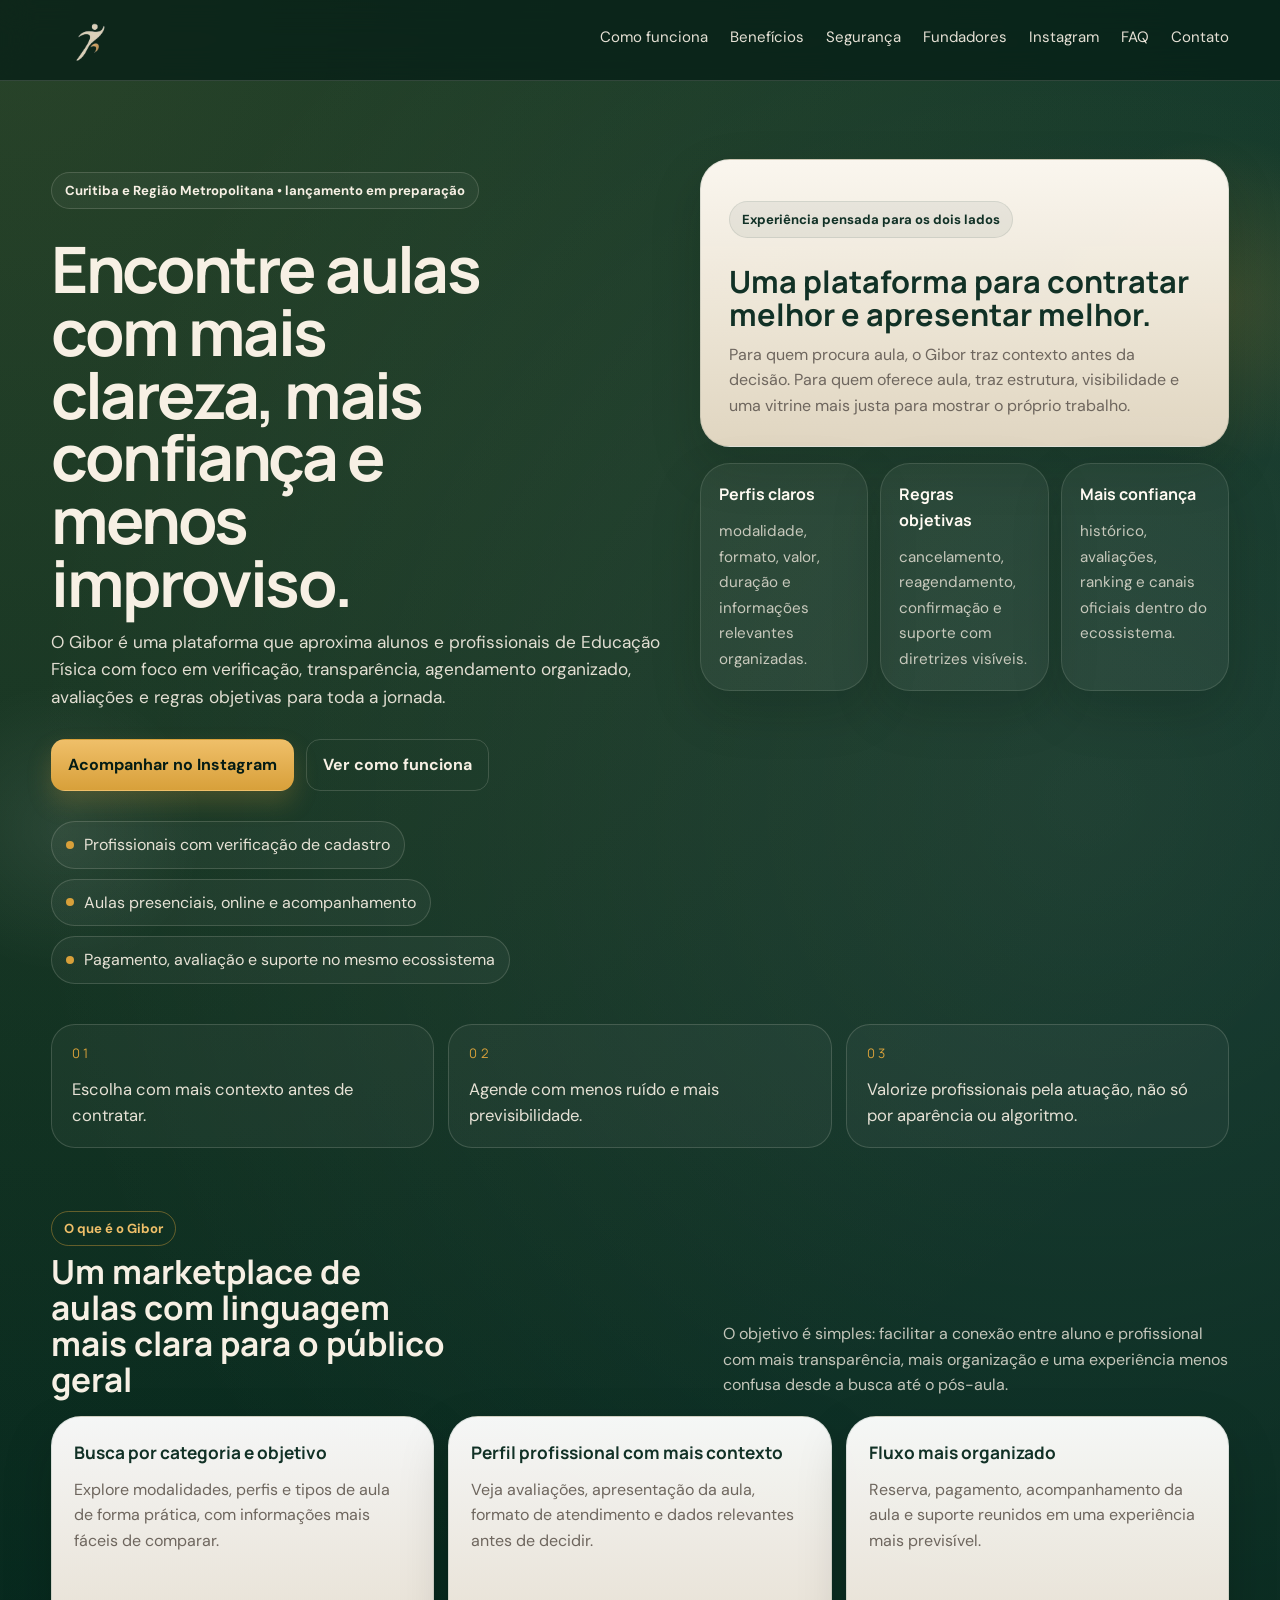
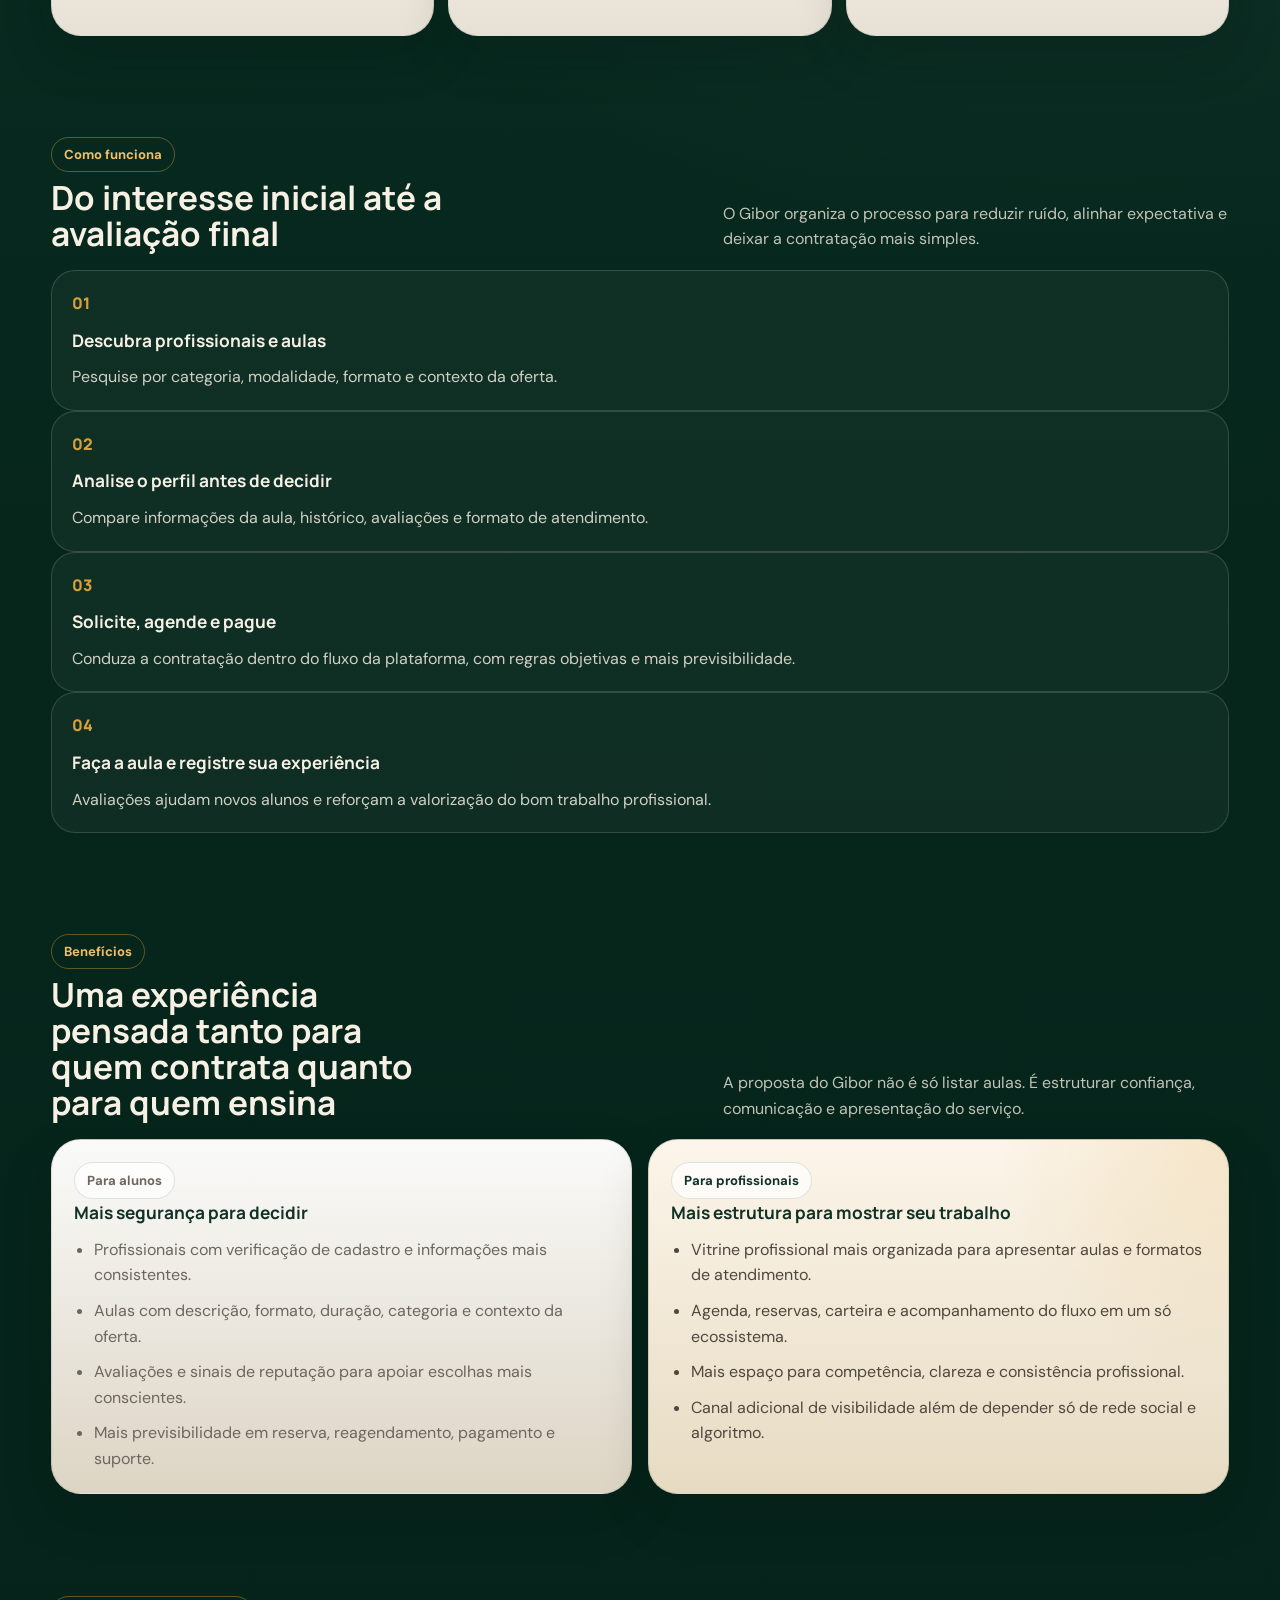
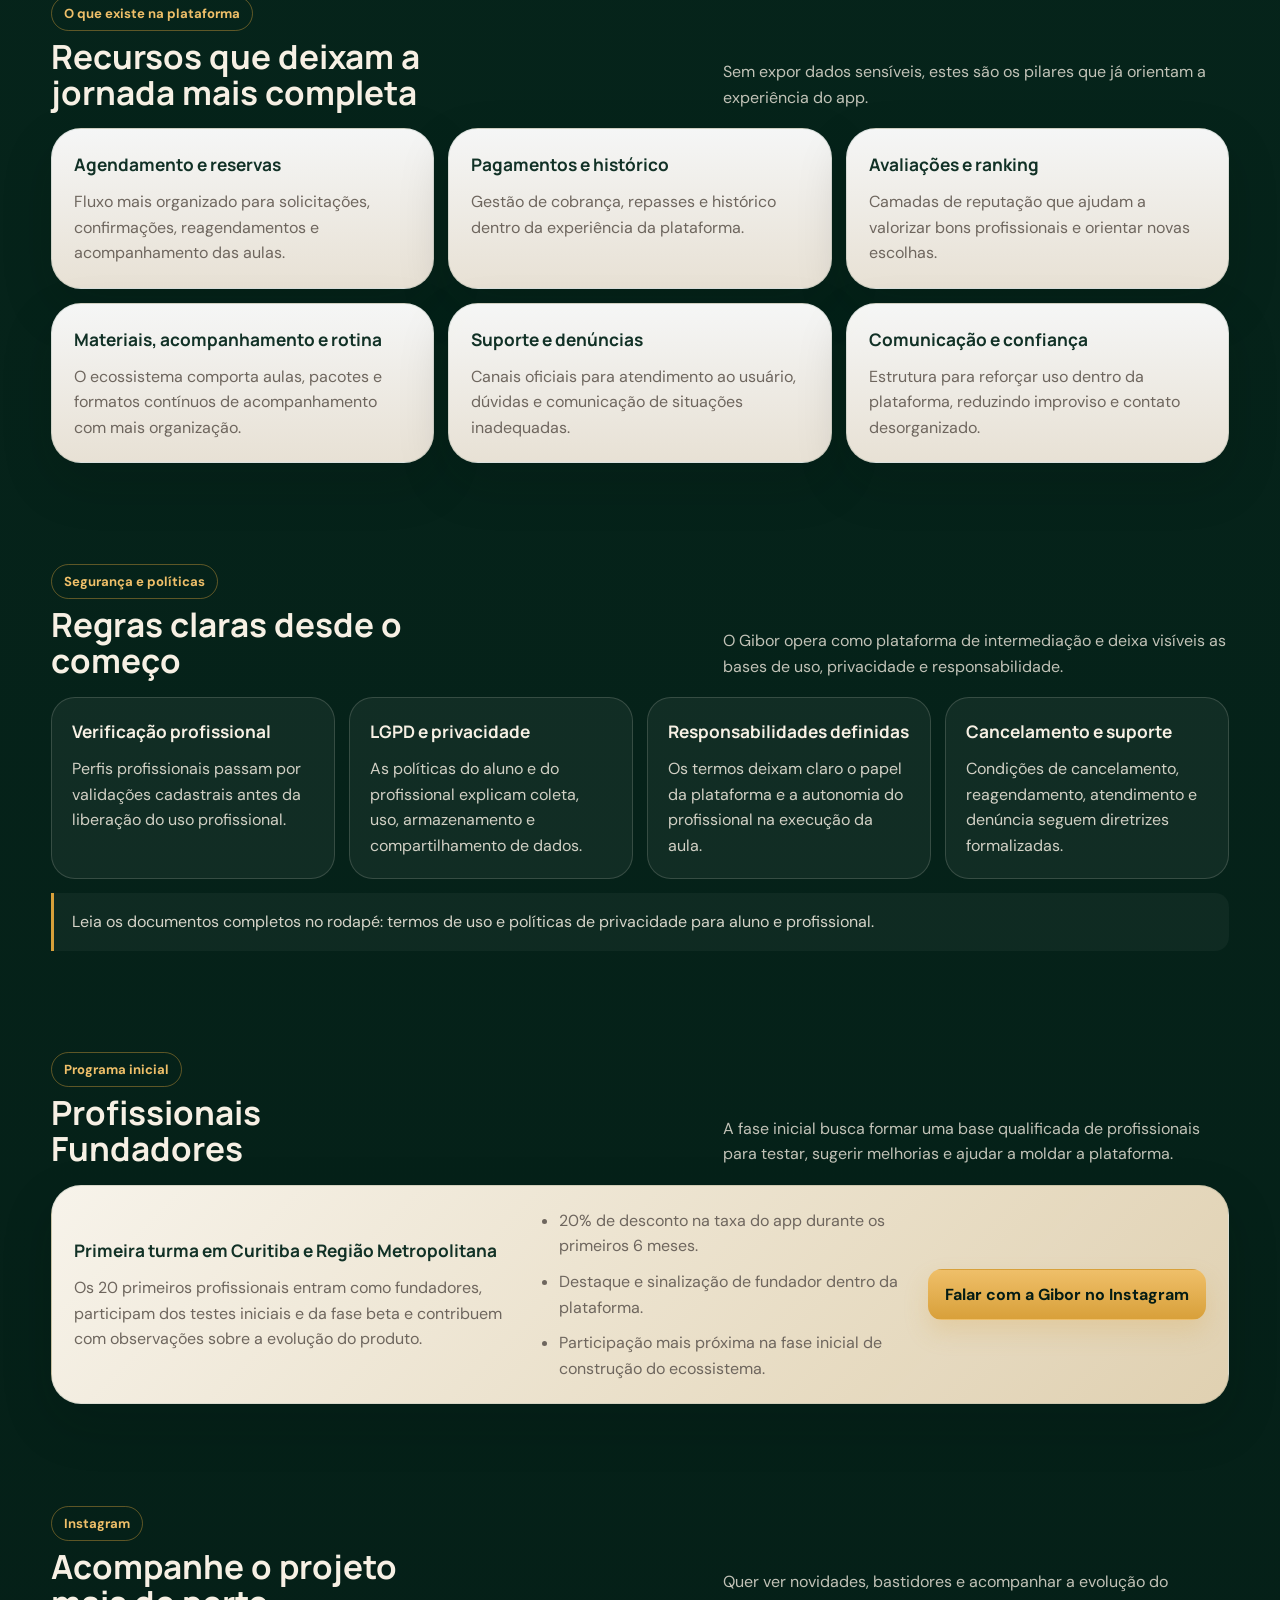
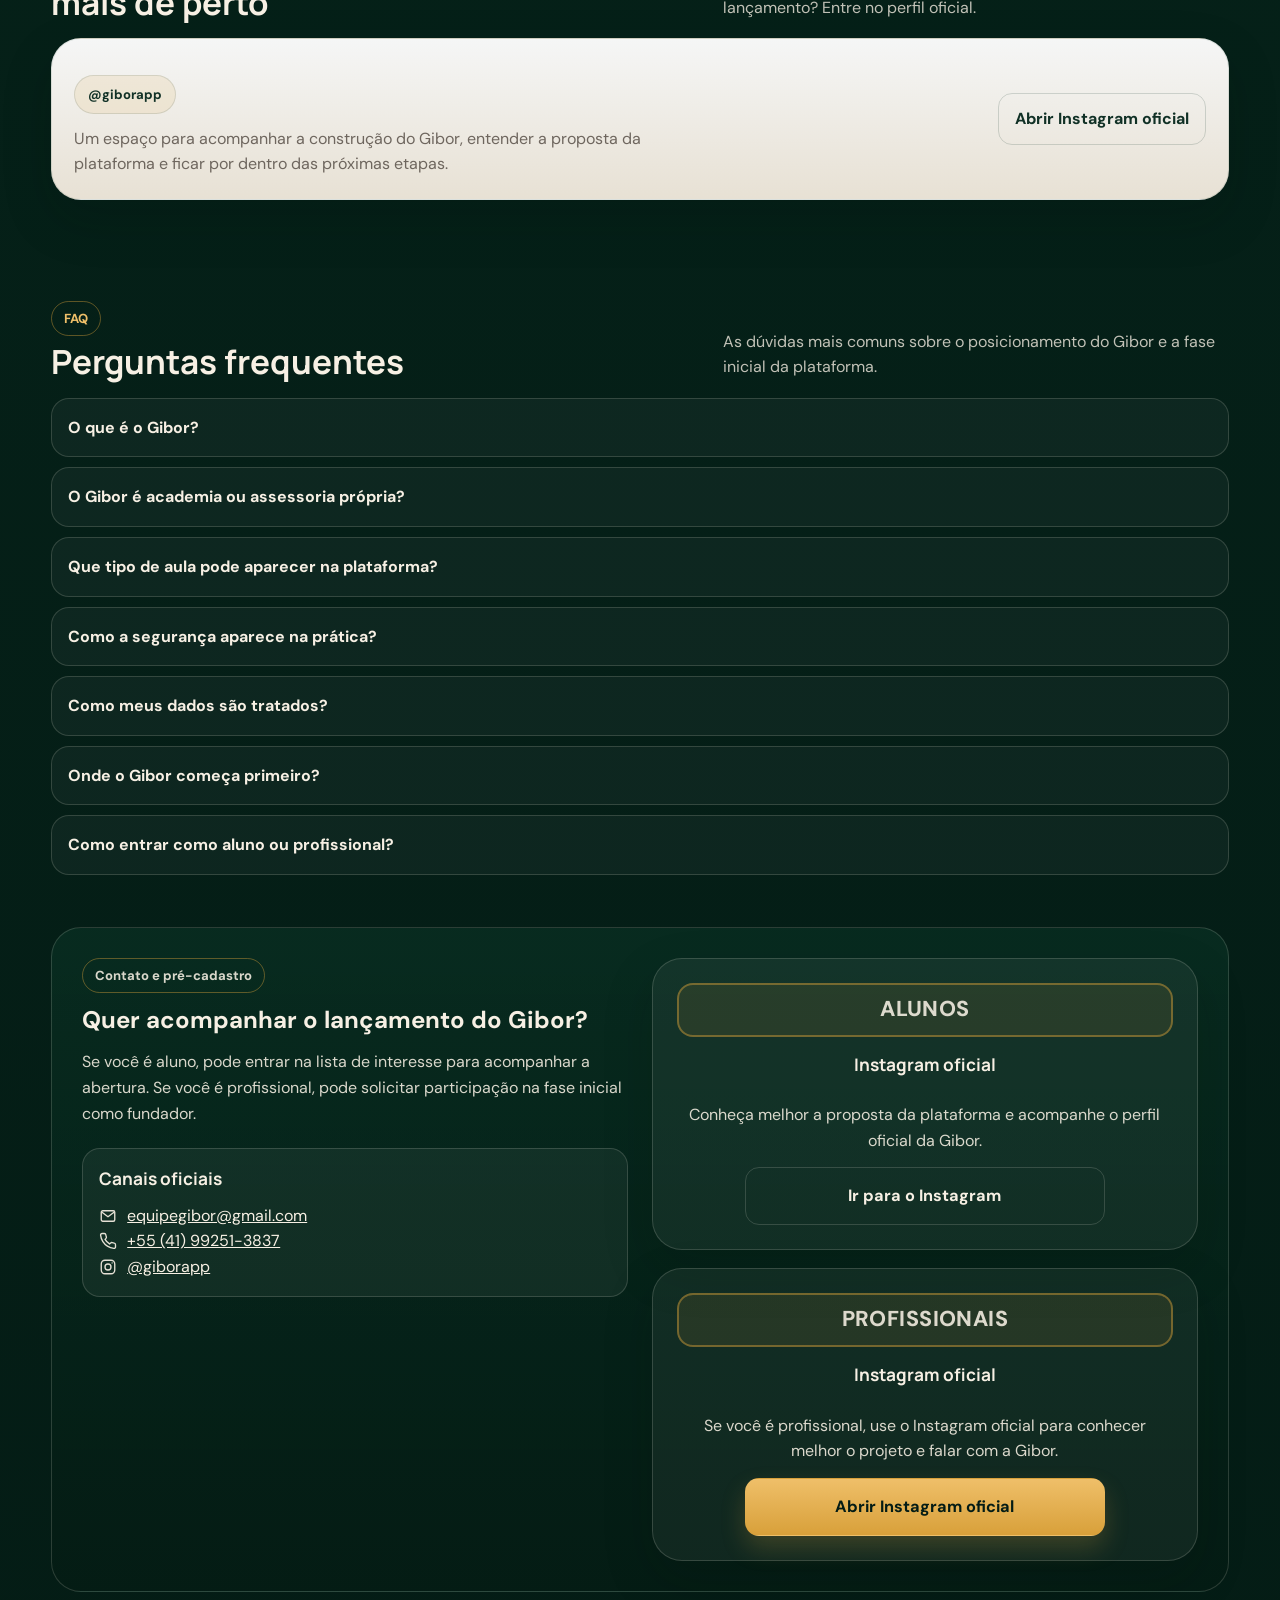
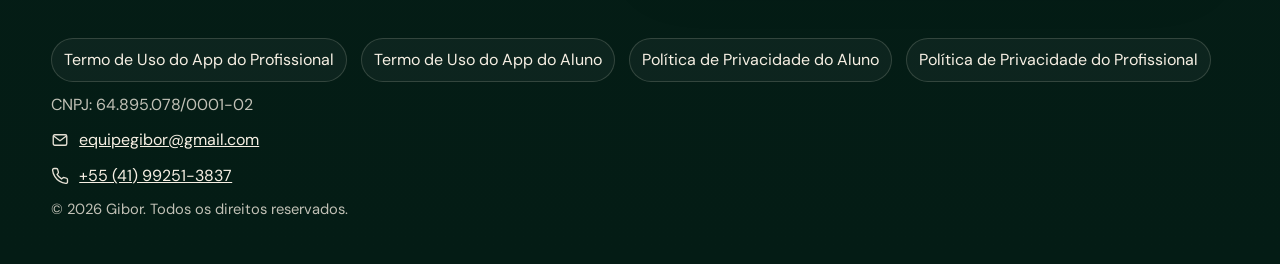
<file: index.html>
<!DOCTYPE html>
<html lang="pt-BR">
<head>
  <meta charset="UTF-8">
  <meta name="viewport" content="width=device-width, initial-scale=1.0">
  <title>Gibor | A plataforma para encontrar aulas com profissionais verificados</title>
  <meta name="description" content="O Gibor conecta alunos e profissionais de Educação Física com perfis verificados, agendamento simples, avaliações, regras claras e mais segurança para contratar aulas.">
  <link rel="preconnect" href="https://fonts.googleapis.com">
  <link rel="preconnect" href="https://fonts.gstatic.com" crossorigin>
  <link href="https://fonts.googleapis.com/css2?family=Manrope:wght@600;700;800&family=DM+Sans:wght@400;500;700&display=swap" rel="stylesheet">
  <link rel="stylesheet" href="styles.css">
</head>
<body>
  <header class="header-wrap">
    <div class="container header" id="inicio">
      <a class="logo" href="#inicio" aria-label="Voltar ao topo">
        <img id="logo-img" class="logo-image" src="assets/logo-gibor.png" alt="Gibor" decoding="async">
        <span id="logo-text" class="logo-text" hidden>GIBOR</span>
      </a>

      <nav id="menu-mobile" class="menu" aria-label="Menu principal">
        <a href="#como-funciona">Como funciona</a>
        <a href="#beneficios">Benefícios</a>
        <a href="#seguranca">Segurança</a>
        <a href="#fundadores">Fundadores</a>
        <a href="#instagram">Instagram</a>
        <a href="#faq">FAQ</a>
        <a href="#contato">Contato</a>
      </nav>

      <button class="menu-btn" aria-expanded="false" aria-controls="menu-mobile" aria-label="Abrir menu">Menu</button>
    </div>
  </header>

  <main>
    <section class="hero-shell reveal">
      <div class="container hero">
        <div class="hero-copy">
          <p class="kicker">Curitiba e Região Metropolitana • lançamento em preparação</p>
          <h1>Encontre aulas com mais clareza, mais confiança e menos improviso.</h1>
          <p class="hero-text">
            O Gibor é uma plataforma que aproxima alunos e profissionais de Educação Física com foco em verificação,
            transparência, agendamento organizado, avaliações e regras objetivas para toda a jornada.
          </p>
          <div class="hero-actions">
            <a class="btn btn--primary" href="https://www.instagram.com/giborapp" target="_blank" rel="noopener noreferrer">Acompanhar no Instagram</a>
            <a class="btn btn--ghost" href="#como-funciona">Ver como funciona</a>
          </div>

          <div class="hero-points" aria-label="Destaques do Gibor">
            <span>Profissionais com verificação de cadastro</span>
            <span>Aulas presenciais, online e acompanhamento</span>
            <span>Pagamento, avaliação e suporte no mesmo ecossistema</span>
          </div>
        </div>

        <aside class="hero-panel" aria-label="Resumo do Gibor">
          <div class="hero-panel-card">
            <p class="badge badge--hero">Experiência pensada para os dois lados</p>
            <h2>Uma plataforma para contratar melhor e apresentar melhor.</h2>
            <p>
              Para quem procura aula, o Gibor traz contexto antes da decisão. Para quem oferece aula, traz estrutura,
              visibilidade e uma vitrine mais justa para mostrar o próprio trabalho.
            </p>
          </div>

          <div class="hero-stats">
            <article class="stat-card">
              <strong>Perfis claros</strong>
              <span>modalidade, formato, valor, duração e informações relevantes organizadas.</span>
            </article>
            <article class="stat-card">
              <strong>Regras objetivas</strong>
              <span>cancelamento, reagendamento, confirmação e suporte com diretrizes visíveis.</span>
            </article>
            <article class="stat-card">
              <strong>Mais confiança</strong>
              <span>histórico, avaliações, ranking e canais oficiais dentro do ecossistema.</span>
            </article>
          </div>
        </aside>
      </div>
    </section>

    <section class="container value-band reveal" aria-label="Resumo da proposta">
      <div class="value-band-item">
        <p class="value-band-number">01</p>
        <p class="value-band-text">Escolha com mais contexto antes de contratar.</p>
      </div>
      <div class="value-band-item">
        <p class="value-band-number">02</p>
        <p class="value-band-text">Agende com menos ruído e mais previsibilidade.</p>
      </div>
      <div class="value-band-item">
        <p class="value-band-number">03</p>
        <p class="value-band-text">Valorize profissionais pela atuação, não só por aparência ou algoritmo.</p>
      </div>
    </section>

    <section class="container section reveal" aria-labelledby="o-que-e-title">
      <div class="section-head">
        <div>
          <p class="tag">O que é o Gibor</p>
          <h2 id="o-que-e-title">Um marketplace de aulas com linguagem mais clara para o público geral</h2>
        </div>
        <p class="section-intro">
          O objetivo é simples: facilitar a conexão entre aluno e profissional com mais transparência, mais organização
          e uma experiência menos confusa desde a busca até o pós-aula.
        </p>
      </div>

      <div class="feature-grid feature-grid--intro">
        <article class="feature-card feature-card--light">
          <h3>Busca por categoria e objetivo</h3>
          <p>Explore modalidades, perfis e tipos de aula de forma prática, com informações mais fáceis de comparar.</p>
        </article>
        <article class="feature-card feature-card--light">
          <h3>Perfil profissional com mais contexto</h3>
          <p>Veja avaliações, apresentação da aula, formato de atendimento e dados relevantes antes de decidir.</p>
        </article>
        <article class="feature-card feature-card--light">
          <h3>Fluxo mais organizado</h3>
          <p>Reserva, pagamento, acompanhamento da aula e suporte reunidos em uma experiência mais previsível.</p>
        </article>
      </div>
    </section>

    <section id="como-funciona" class="container section reveal" aria-labelledby="como-funciona-title">
      <div class="section-head">
        <div>
          <p class="tag">Como funciona</p>
          <h2 id="como-funciona-title">Do interesse inicial até a avaliação final</h2>
        </div>
        <p class="section-intro">O Gibor organiza o processo para reduzir ruído, alinhar expectativa e deixar a contratação mais simples.</p>
      </div>

      <div class="steps-grid">
        <article class="step-card">
          <span>01</span>
          <h3>Descubra profissionais e aulas</h3>
          <p>Pesquise por categoria, modalidade, formato e contexto da oferta.</p>
        </article>
        <article class="step-card">
          <span>02</span>
          <h3>Analise o perfil antes de decidir</h3>
          <p>Compare informações da aula, histórico, avaliações e formato de atendimento.</p>
        </article>
        <article class="step-card">
          <span>03</span>
          <h3>Solicite, agende e pague</h3>
          <p>Conduza a contratação dentro do fluxo da plataforma, com regras objetivas e mais previsibilidade.</p>
        </article>
        <article class="step-card">
          <span>04</span>
          <h3>Faça a aula e registre sua experiência</h3>
          <p>Avaliações ajudam novos alunos e reforçam a valorização do bom trabalho profissional.</p>
        </article>
      </div>
    </section>

    <section id="beneficios" class="container section reveal" aria-labelledby="beneficios-title">
      <div class="section-head">
        <div>
          <p class="tag">Benefícios</p>
          <h2 id="beneficios-title">Uma experiência pensada tanto para quem contrata quanto para quem ensina</h2>
        </div>
        <p class="section-intro">
          A proposta do Gibor não é só listar aulas. É estruturar confiança, comunicação e apresentação do serviço.
        </p>
      </div>

      <div class="split-grid">
        <article class="audience-card">
          <p class="audience-tag">Para alunos</p>
          <h3>Mais segurança para decidir</h3>
          <ul class="bullet-list bullet-list--dark">
            <li>Profissionais com verificação de cadastro e informações mais consistentes.</li>
            <li>Aulas com descrição, formato, duração, categoria e contexto da oferta.</li>
            <li>Avaliações e sinais de reputação para apoiar escolhas mais conscientes.</li>
            <li>Mais previsibilidade em reserva, reagendamento, pagamento e suporte.</li>
          </ul>
        </article>

        <article class="audience-card audience-card--accent">
          <p class="audience-tag">Para profissionais</p>
          <h3>Mais estrutura para mostrar seu trabalho</h3>
          <ul class="bullet-list bullet-list--dark">
            <li>Vitrine profissional mais organizada para apresentar aulas e formatos de atendimento.</li>
            <li>Agenda, reservas, carteira e acompanhamento do fluxo em um só ecossistema.</li>
            <li>Mais espaço para competência, clareza e consistência profissional.</li>
            <li>Canal adicional de visibilidade além de depender só de rede social e algoritmo.</li>
          </ul>
        </article>
      </div>
    </section>

    <section class="container section reveal" aria-labelledby="recursos-title">
      <div class="section-head">
        <div>
          <p class="tag">O que existe na plataforma</p>
          <h2 id="recursos-title">Recursos que deixam a jornada mais completa</h2>
        </div>
        <p class="section-intro">Sem expor dados sensíveis, estes são os pilares que já orientam a experiência do app.</p>
      </div>

      <div class="feature-grid">
        <article class="feature-card">
          <h3>Agendamento e reservas</h3>
          <p>Fluxo mais organizado para solicitações, confirmações, reagendamentos e acompanhamento das aulas.</p>
        </article>
        <article class="feature-card">
          <h3>Pagamentos e histórico</h3>
          <p>Gestão de cobrança, repasses e histórico dentro da experiência da plataforma.</p>
        </article>
        <article class="feature-card">
          <h3>Avaliações e ranking</h3>
          <p>Camadas de reputação que ajudam a valorizar bons profissionais e orientar novas escolhas.</p>
        </article>
        <article class="feature-card">
          <h3>Materiais, acompanhamento e rotina</h3>
          <p>O ecossistema comporta aulas, pacotes e formatos contínuos de acompanhamento com mais organização.</p>
        </article>
        <article class="feature-card">
          <h3>Suporte e denúncias</h3>
          <p>Canais oficiais para atendimento ao usuário, dúvidas e comunicação de situações inadequadas.</p>
        </article>
        <article class="feature-card">
          <h3>Comunicação e confiança</h3>
          <p>Estrutura para reforçar uso dentro da plataforma, reduzindo improviso e contato desorganizado.</p>
        </article>
      </div>
    </section>

    <section id="seguranca" class="container section reveal" aria-labelledby="seguranca-title">
      <div class="section-head">
        <div>
          <p class="tag">Segurança e políticas</p>
          <h2 id="seguranca-title">Regras claras desde o começo</h2>
        </div>
        <p class="section-intro">
          O Gibor opera como plataforma de intermediação e deixa visíveis as bases de uso, privacidade e responsabilidade.
        </p>
      </div>

      <div class="trust-grid">
        <article class="trust-item">
          <h3>Verificação profissional</h3>
          <p>Perfis profissionais passam por validações cadastrais antes da liberação do uso profissional.</p>
        </article>
        <article class="trust-item">
          <h3>LGPD e privacidade</h3>
          <p>As políticas do aluno e do profissional explicam coleta, uso, armazenamento e compartilhamento de dados.</p>
        </article>
        <article class="trust-item">
          <h3>Responsabilidades definidas</h3>
          <p>Os termos deixam claro o papel da plataforma e a autonomia do profissional na execução da aula.</p>
        </article>
        <article class="trust-item">
          <h3>Cancelamento e suporte</h3>
          <p>Condições de cancelamento, reagendamento, atendimento e denúncia seguem diretrizes formalizadas.</p>
        </article>
      </div>

      <div class="legal-strip">
        <p>Leia os documentos completos no rodapé: termos de uso e políticas de privacidade para aluno e profissional.</p>
      </div>
    </section>

    <section id="fundadores" class="container section reveal" aria-labelledby="fundadores-title">
      <div class="section-head">
        <div>
          <p class="tag">Programa inicial</p>
          <h2 id="fundadores-title">Profissionais Fundadores</h2>
        </div>
        <p class="section-intro">A fase inicial busca formar uma base qualificada de profissionais para testar, sugerir melhorias e ajudar a moldar a plataforma.</p>
      </div>

      <article class="founder-card founder-card--highlight">
        <div>
          <h3>Primeira turma em Curitiba e Região Metropolitana</h3>
          <p>
            Os 20 primeiros profissionais entram como fundadores, participam dos testes iniciais e da fase beta e
            contribuem com observações sobre a evolução do produto.
          </p>
        </div>
        <ul class="bullet-list bullet-list--dark">
          <li>20% de desconto na taxa do app durante os primeiros 6 meses.</li>
          <li>Destaque e sinalização de fundador dentro da plataforma.</li>
          <li>Participação mais próxima na fase inicial de construção do ecossistema.</li>
        </ul>
        <a class="btn btn--primary" href="https://www.instagram.com/giborapp" target="_blank" rel="noopener noreferrer">Falar com a Gibor no Instagram</a>
      </article>
    </section>

    <section id="instagram" class="container section reveal" aria-labelledby="instagram-title">
      <div class="section-head">
        <div>
          <p class="tag">Instagram</p>
          <h2 id="instagram-title">Acompanhe o projeto mais de perto</h2>
        </div>
        <p class="section-intro">Quer ver novidades, bastidores e acompanhar a evolução do lançamento? Entre no perfil oficial.</p>
      </div>

      <article class="instagram-card">
        <div>
          <p class="instagram-handle">@giborapp</p>
          <p class="instagram-text">
            Um espaço para acompanhar a construção do Gibor, entender a proposta da plataforma e ficar por dentro das próximas etapas.
          </p>
        </div>
        <a class="btn btn--ghost btn--instagram" href="https://www.instagram.com/giborapp" target="_blank" rel="noopener noreferrer">Abrir Instagram oficial</a>
      </article>
    </section>

    <section id="faq" class="container section reveal" aria-labelledby="faq-title">
      <div class="section-head">
        <div>
          <p class="tag">FAQ</p>
          <h2 id="faq-title">Perguntas frequentes</h2>
        </div>
        <p class="section-intro">As dúvidas mais comuns sobre o posicionamento do Gibor e a fase inicial da plataforma.</p>
      </div>

      <div class="faq-list">
        <details>
          <summary>O que é o Gibor?</summary>
          <p>É uma plataforma que conecta alunos e profissionais de Educação Física com foco em transparência, organização e segurança na contratação.</p>
        </details>
        <details>
          <summary>O Gibor é academia ou assessoria própria?</summary>
          <p>Não. O Gibor atua como plataforma de intermediação entre usuários e profissionais independentes.</p>
        </details>
        <details>
          <summary>Que tipo de aula pode aparecer na plataforma?</summary>
          <p>A proposta contempla diferentes formatos, como aulas presenciais, online e acompanhamentos, conforme a oferta cadastrada pelo profissional.</p>
        </details>
        <details>
          <summary>Como a segurança aparece na prática?</summary>
          <p>Por meio de verificação cadastral, perfis mais claros, avaliações, regras de uso, suporte e documentos legais públicos.</p>
        </details>
        <details>
          <summary>Como meus dados são tratados?</summary>
          <p>Conforme as políticas de privacidade do aluno e do profissional, em linha com a LGPD e com a finalidade de viabilizar o uso da plataforma.</p>
        </details>
        <details>
          <summary>Onde o Gibor começa primeiro?</summary>
          <p>A fase inicial está prevista para Curitiba e Região Metropolitana.</p>
        </details>
        <details>
          <summary>Como entrar como aluno ou profissional?</summary>
          <p>Use os links de pré-cadastro desta página. Há uma frente para alunos interessados e outra específica para profissionais fundadores.</p>
        </details>
      </div>
    </section>

    <section id="contato" class="container cta reveal" aria-labelledby="contato-title">
      <div>
        <p class="tag">Contato e pré-cadastro</p>
        <h2 id="contato-title">Quer acompanhar o lançamento do Gibor?</h2>
        <p>
          Se você é aluno, pode entrar na lista de interesse para acompanhar a abertura. Se você é profissional, pode
          solicitar participação na fase inicial como fundador.
        </p>

        <div class="contact-box">
          <h3>Canais oficiais</h3>
          <p class="contact-line"><span class="contact-icon contact-icon--email" aria-hidden="true"></span><a href="mailto:equipegibor@gmail.com">equipegibor@gmail.com</a></p>
          <p class="contact-line"><span class="contact-icon contact-icon--phone" aria-hidden="true"></span><a href="tel:+5541992513837">+55 (41) 99251-3837</a></p>
          <p class="contact-line"><span class="contact-icon contact-icon--instagram" aria-hidden="true"></span><a href="https://www.instagram.com/giborapp" target="_blank" rel="noopener noreferrer">@giborapp</a></p>
        </div>
      </div>

      <div class="contact-actions" aria-label="Opções de pré-cadastro">
        <article class="entry-card">
          <p class="entry-tag">Alunos</p>
          <h3>Instagram oficial</h3>
          <p>Conheça melhor a proposta da plataforma e acompanhe o perfil oficial da Gibor.</p>
          <a class="btn btn--ghost btn--wide" href="https://www.instagram.com/giborapp" target="_blank" rel="noopener noreferrer">Ir para o Instagram</a>
        </article>

        <article class="entry-card">
          <p class="entry-tag">Profissionais</p>
          <h3>Instagram oficial</h3>
          <p>Se você é profissional, use o Instagram oficial para conhecer melhor o projeto e falar com a Gibor.</p>
          <a class="btn btn--primary btn--wide" href="https://www.instagram.com/giborapp" target="_blank" rel="noopener noreferrer">Abrir Instagram oficial</a>
        </article>
      </div>
    </section>
  </main>

  <footer class="container footer">
    <div class="footer-links">
      <a href="terms-profissional.html">Termo de Uso do App do Profissional</a>
      <a href="terms-aluno.html">Termo de Uso do App do Aluno</a>
      <a href="privacy-aluno.html">Política de Privacidade do Aluno</a>
      <a href="privacy-profissional.html">Política de Privacidade do Profissional</a>
    </div>
    <p>CNPJ: 64.895.078/0001-02</p>
    <p class="contact-line"><span class="contact-icon contact-icon--email" aria-hidden="true"></span><a href="mailto:equipegibor@gmail.com">equipegibor@gmail.com</a></p>
    <p class="contact-line"><span class="contact-icon contact-icon--phone" aria-hidden="true"></span><a href="tel:+5541992513837">+55 (41) 99251-3837</a></p>
    <p class="copyright">© 2026 Gibor. Todos os direitos reservados.</p>
  </footer>

  <div id="toast" class="toast" aria-live="polite" aria-atomic="true"></div>

  <script src="script.js"></script>
</body>
</html>
</file>
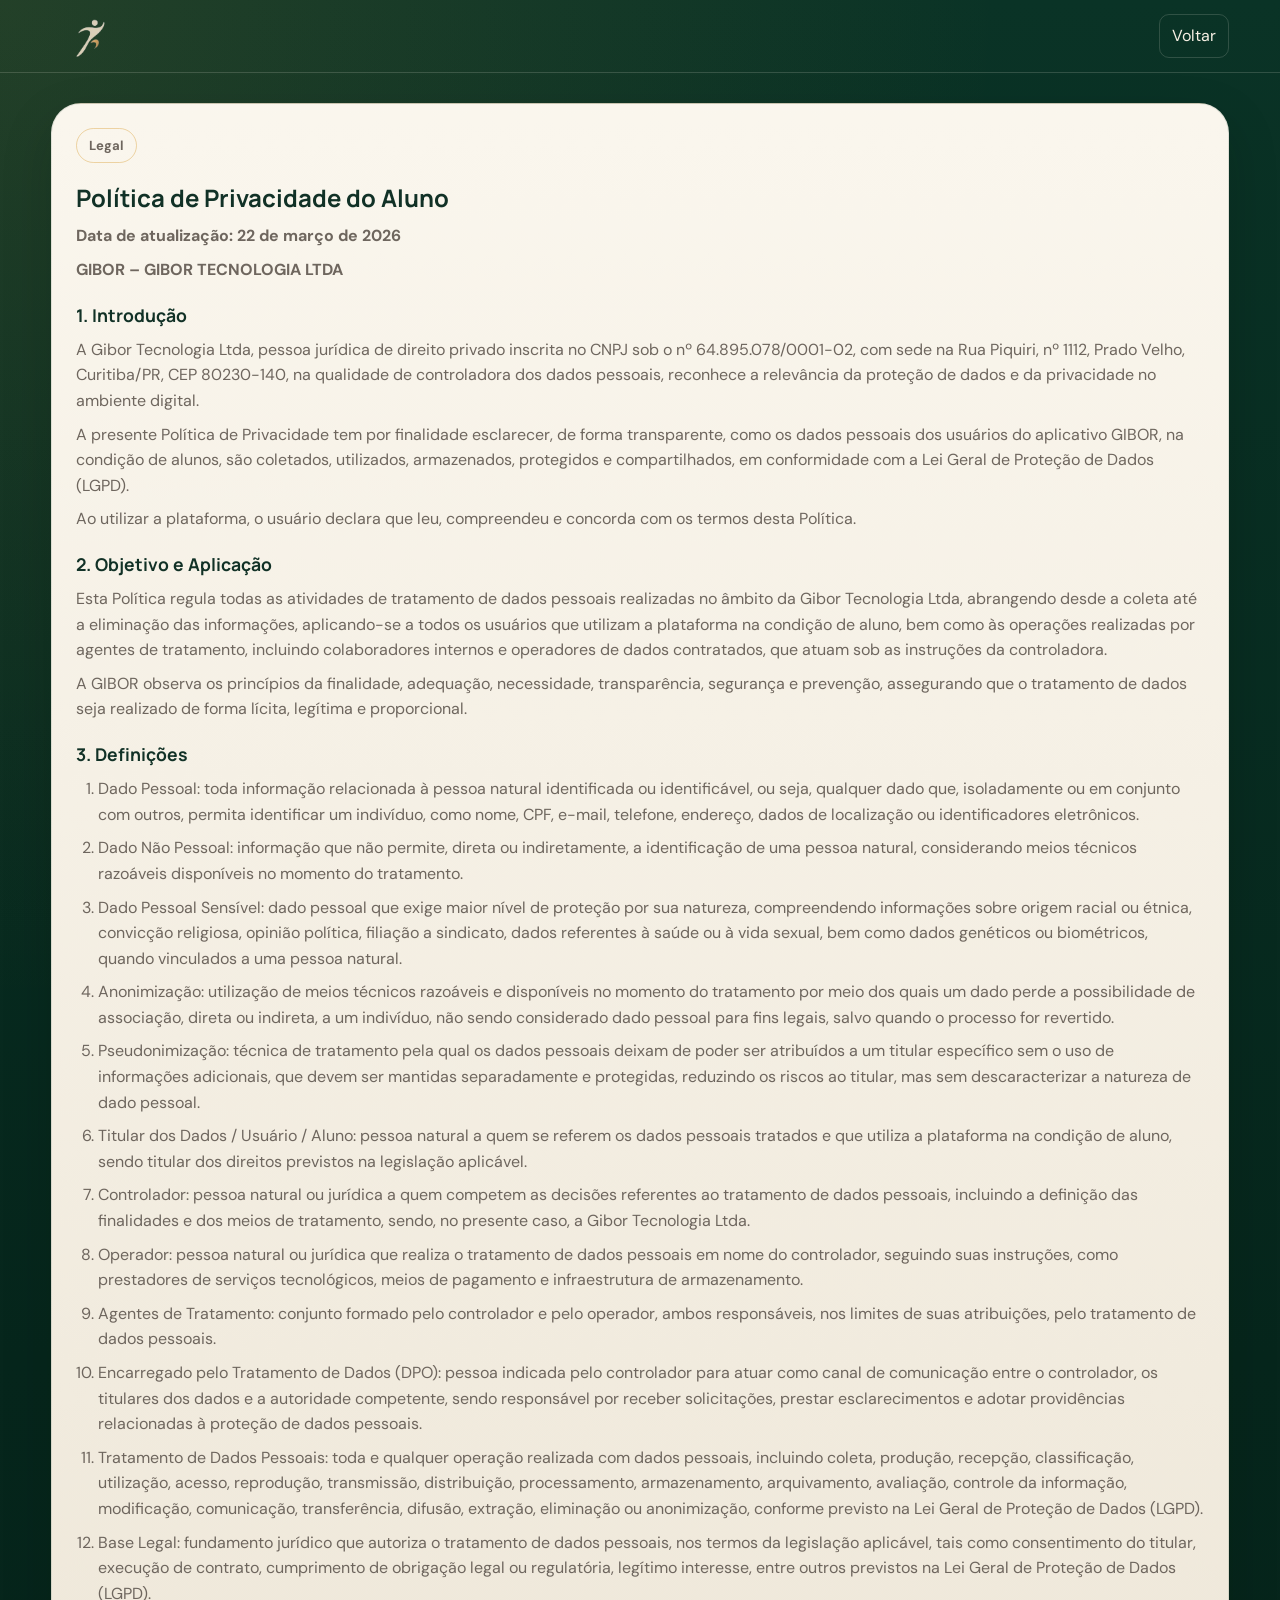
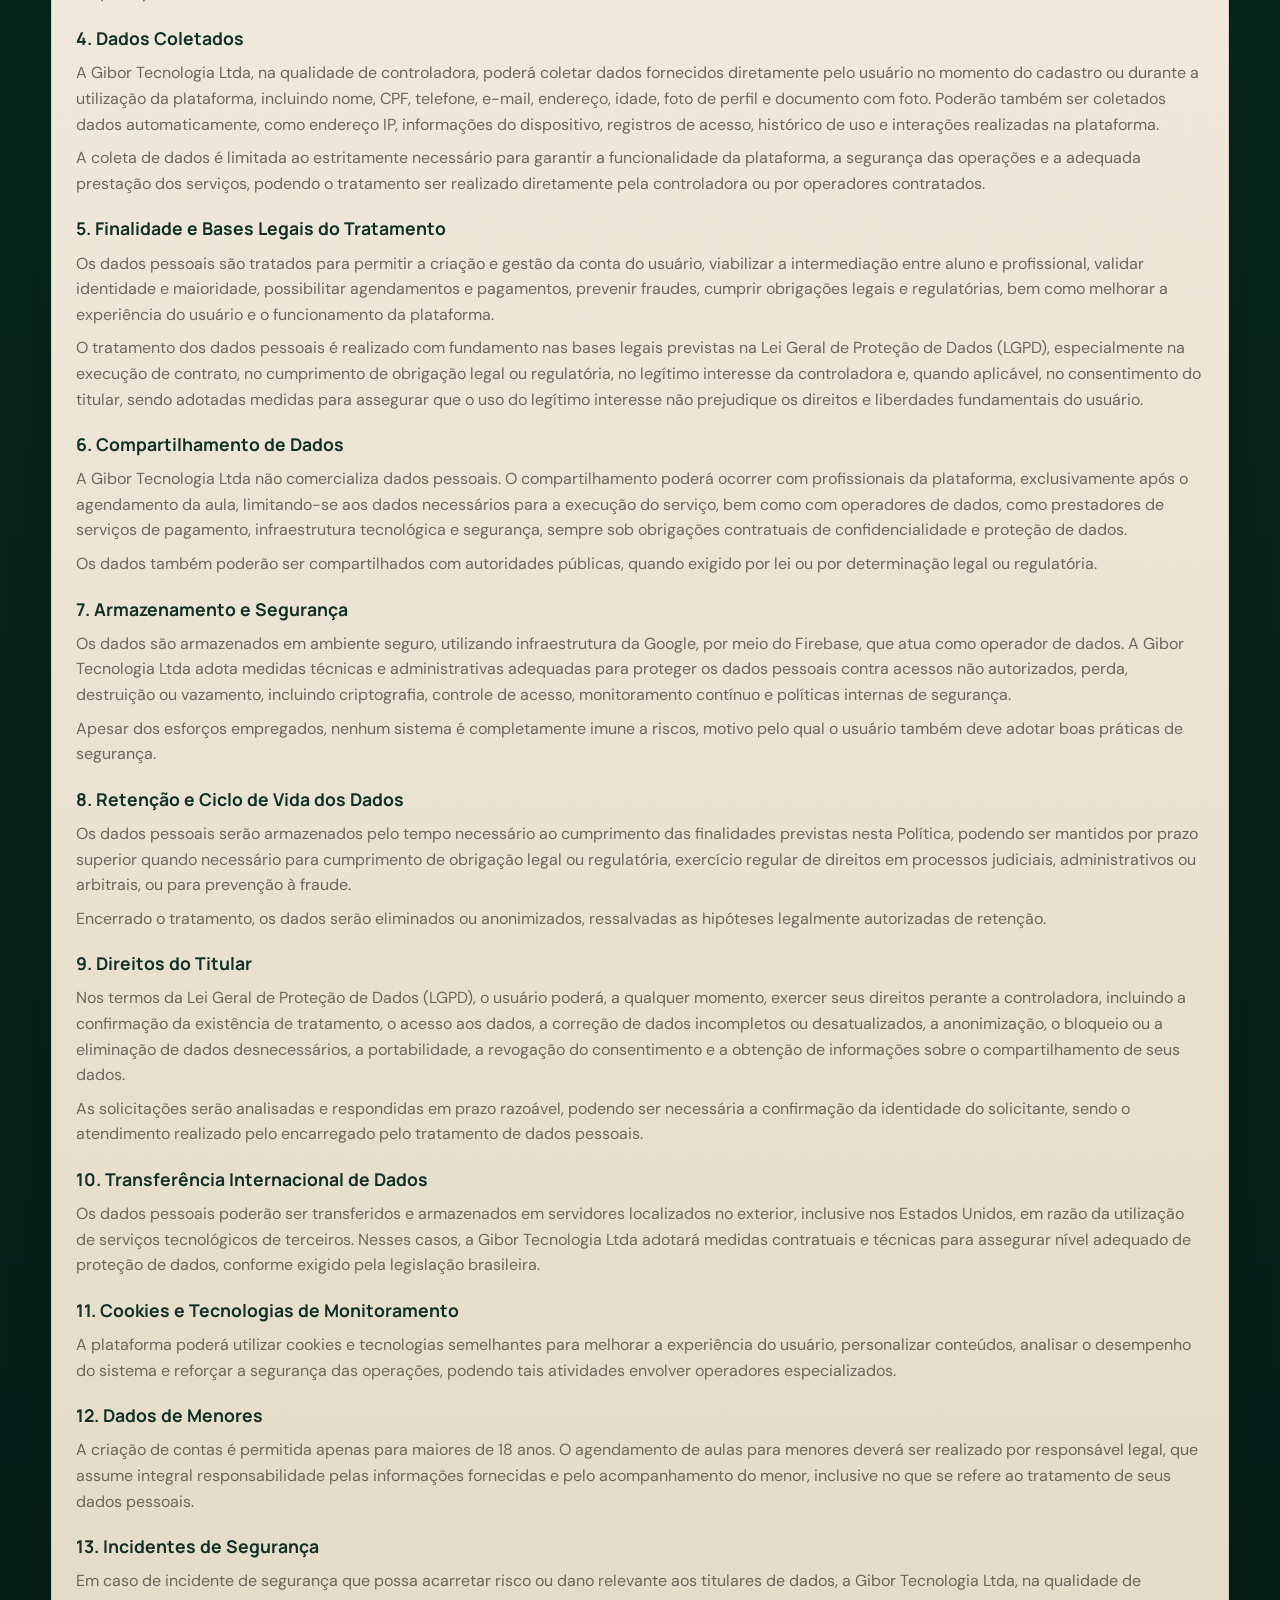
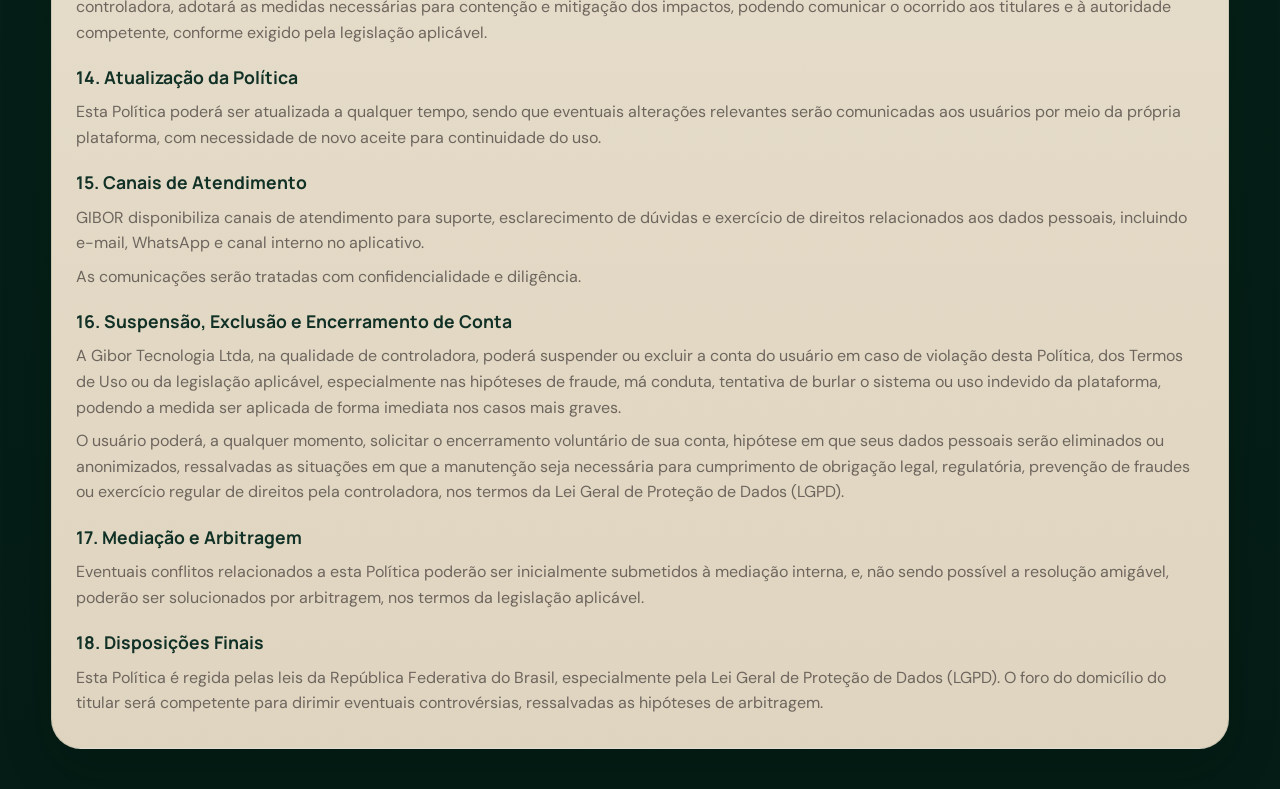
<file: privacy-aluno.html>
<!DOCTYPE html>
<html lang="pt-BR">
<head>
  <meta charset="UTF-8">
  <meta name="viewport" content="width=device-width, initial-scale=1.0">
  <title>Gibor | Política de Privacidade do Aluno</title>
  <link rel="preconnect" href="https://fonts.googleapis.com">
  <link rel="preconnect" href="https://fonts.gstatic.com" crossorigin>
  <link href="https://fonts.googleapis.com/css2?family=Manrope:wght@600;700;800&family=DM+Sans:wght@400;500;700&display=swap" rel="stylesheet">
  <link rel="stylesheet" href="styles.css">
</head>
<body class="legal-page">
  <header class="legal-header">
    <div class="container header">
      <a class="logo" href="index.html#inicio" aria-label="Voltar para o início">
        <img id="logo-img" class="logo-image" src="assets/logo-gibor.png" alt="Gibor" decoding="async">
        <span id="logo-text" class="logo-text" hidden>GIBOR</span>
      </a>
      <a class="legal-back" href="index.html#inicio">Voltar</a>
    </div>
  </header>

  <main class="container legal-main">
    <article class="legal-card">
      <p class="tag">Legal</p>
      <h1>Política de Privacidade do Aluno</h1>
      <p class="legal-date">Data de atualização: 22 de março de 2026</p>
      <p><strong>GIBOR – GIBOR TECNOLOGIA LTDA</strong></p>

      <h2>1. Introdução</h2>
      <p>A Gibor Tecnologia Ltda, pessoa jurídica de direito privado inscrita no CNPJ sob o nº 64.895.078/0001-02, com sede na Rua Piquiri, nº 1112, Prado Velho, Curitiba/PR, CEP 80230-140, na qualidade de controladora dos dados pessoais, reconhece a relevância da proteção de dados e da privacidade no ambiente digital.</p>
      <p>A presente Política de Privacidade tem por finalidade esclarecer, de forma transparente, como os dados pessoais dos usuários do aplicativo GIBOR, na condição de alunos, são coletados, utilizados, armazenados, protegidos e compartilhados, em conformidade com a Lei Geral de Proteção de Dados (LGPD).</p>
      <p>Ao utilizar a plataforma, o usuário declara que leu, compreendeu e concorda com os termos desta Política.</p>

      <h2>2. Objetivo e Aplicação</h2>
      <p>Esta Política regula todas as atividades de tratamento de dados pessoais realizadas no âmbito da Gibor Tecnologia Ltda, abrangendo desde a coleta até a eliminação das informações, aplicando-se a todos os usuários que utilizam a plataforma na condição de aluno, bem como às operações realizadas por agentes de tratamento, incluindo colaboradores internos e operadores de dados contratados, que atuam sob as instruções da controladora.</p>
      <p>A GIBOR observa os princípios da finalidade, adequação, necessidade, transparência, segurança e prevenção, assegurando que o tratamento de dados seja realizado de forma lícita, legítima e proporcional.</p>

      <h2>3. Definições</h2>
      <ol>
        <li>Dado Pessoal: toda informação relacionada à pessoa natural identificada ou identificável, ou seja, qualquer dado que, isoladamente ou em conjunto com outros, permita identificar um indivíduo, como nome, CPF, e-mail, telefone, endereço, dados de localização ou identificadores eletrônicos.</li>
        <li>Dado Não Pessoal: informação que não permite, direta ou indiretamente, a identificação de uma pessoa natural, considerando meios técnicos razoáveis disponíveis no momento do tratamento.</li>
        <li>Dado Pessoal Sensível: dado pessoal que exige maior nível de proteção por sua natureza, compreendendo informações sobre origem racial ou étnica, convicção religiosa, opinião política, filiação a sindicato, dados referentes à saúde ou à vida sexual, bem como dados genéticos ou biométricos, quando vinculados a uma pessoa natural.</li>
        <li>Anonimização: utilização de meios técnicos razoáveis e disponíveis no momento do tratamento por meio dos quais um dado perde a possibilidade de associação, direta ou indireta, a um indivíduo, não sendo considerado dado pessoal para fins legais, salvo quando o processo for revertido.</li>
        <li>Pseudonimização: técnica de tratamento pela qual os dados pessoais deixam de poder ser atribuídos a um titular específico sem o uso de informações adicionais, que devem ser mantidas separadamente e protegidas, reduzindo os riscos ao titular, mas sem descaracterizar a natureza de dado pessoal.</li>
        <li>Titular dos Dados / Usuário / Aluno: pessoa natural a quem se referem os dados pessoais tratados e que utiliza a plataforma na condição de aluno, sendo titular dos direitos previstos na legislação aplicável.</li>
        <li>Controlador: pessoa natural ou jurídica a quem competem as decisões referentes ao tratamento de dados pessoais, incluindo a definição das finalidades e dos meios de tratamento, sendo, no presente caso, a Gibor Tecnologia Ltda.</li>
        <li>Operador: pessoa natural ou jurídica que realiza o tratamento de dados pessoais em nome do controlador, seguindo suas instruções, como prestadores de serviços tecnológicos, meios de pagamento e infraestrutura de armazenamento.</li>
        <li>Agentes de Tratamento: conjunto formado pelo controlador e pelo operador, ambos responsáveis, nos limites de suas atribuições, pelo tratamento de dados pessoais.</li>
        <li>Encarregado pelo Tratamento de Dados (DPO): pessoa indicada pelo controlador para atuar como canal de comunicação entre o controlador, os titulares dos dados e a autoridade competente, sendo responsável por receber solicitações, prestar esclarecimentos e adotar providências relacionadas à proteção de dados pessoais.</li>
        <li>Tratamento de Dados Pessoais: toda e qualquer operação realizada com dados pessoais, incluindo coleta, produção, recepção, classificação, utilização, acesso, reprodução, transmissão, distribuição, processamento, armazenamento, arquivamento, avaliação, controle da informação, modificação, comunicação, transferência, difusão, extração, eliminação ou anonimização, conforme previsto na Lei Geral de Proteção de Dados (LGPD).</li>
        <li>Base Legal: fundamento jurídico que autoriza o tratamento de dados pessoais, nos termos da legislação aplicável, tais como consentimento do titular, execução de contrato, cumprimento de obrigação legal ou regulatória, legítimo interesse, entre outros previstos na Lei Geral de Proteção de Dados (LGPD).</li>
      </ol>

      <h2>4. Dados Coletados</h2>
      <p>A Gibor Tecnologia Ltda, na qualidade de controladora, poderá coletar dados fornecidos diretamente pelo usuário no momento do cadastro ou durante a utilização da plataforma, incluindo nome, CPF, telefone, e-mail, endereço, idade, foto de perfil e documento com foto. Poderão também ser coletados dados automaticamente, como endereço IP, informações do dispositivo, registros de acesso, histórico de uso e interações realizadas na plataforma.</p>
      <p>A coleta de dados é limitada ao estritamente necessário para garantir a funcionalidade da plataforma, a segurança das operações e a adequada prestação dos serviços, podendo o tratamento ser realizado diretamente pela controladora ou por operadores contratados.</p>

      <h2>5. Finalidade e Bases Legais do Tratamento</h2>
      <p>Os dados pessoais são tratados para permitir a criação e gestão da conta do usuário, viabilizar a intermediação entre aluno e profissional, validar identidade e maioridade, possibilitar agendamentos e pagamentos, prevenir fraudes, cumprir obrigações legais e regulatórias, bem como melhorar a experiência do usuário e o funcionamento da plataforma.</p>
      <p>O tratamento dos dados pessoais é realizado com fundamento nas bases legais previstas na Lei Geral de Proteção de Dados (LGPD), especialmente na execução de contrato, no cumprimento de obrigação legal ou regulatória, no legítimo interesse da controladora e, quando aplicável, no consentimento do titular, sendo adotadas medidas para assegurar que o uso do legítimo interesse não prejudique os direitos e liberdades fundamentais do usuário.</p>

      <h2>6. Compartilhamento de Dados</h2>
      <p>A Gibor Tecnologia Ltda não comercializa dados pessoais. O compartilhamento poderá ocorrer com profissionais da plataforma, exclusivamente após o agendamento da aula, limitando-se aos dados necessários para a execução do serviço, bem como com operadores de dados, como prestadores de serviços de pagamento, infraestrutura tecnológica e segurança, sempre sob obrigações contratuais de confidencialidade e proteção de dados.</p>
      <p>Os dados também poderão ser compartilhados com autoridades públicas, quando exigido por lei ou por determinação legal ou regulatória.</p>

      <h2>7. Armazenamento e Segurança</h2>
      <p>Os dados são armazenados em ambiente seguro, utilizando infraestrutura da Google, por meio do Firebase, que atua como operador de dados. A Gibor Tecnologia Ltda adota medidas técnicas e administrativas adequadas para proteger os dados pessoais contra acessos não autorizados, perda, destruição ou vazamento, incluindo criptografia, controle de acesso, monitoramento contínuo e políticas internas de segurança.</p>
      <p>Apesar dos esforços empregados, nenhum sistema é completamente imune a riscos, motivo pelo qual o usuário também deve adotar boas práticas de segurança.</p>

      <h2>8. Retenção e Ciclo de Vida dos Dados</h2>
      <p>Os dados pessoais serão armazenados pelo tempo necessário ao cumprimento das finalidades previstas nesta Política, podendo ser mantidos por prazo superior quando necessário para cumprimento de obrigação legal ou regulatória, exercício regular de direitos em processos judiciais, administrativos ou arbitrais, ou para prevenção à fraude.</p>
      <p>Encerrado o tratamento, os dados serão eliminados ou anonimizados, ressalvadas as hipóteses legalmente autorizadas de retenção.</p>

      <h2>9. Direitos do Titular</h2>
      <p>Nos termos da Lei Geral de Proteção de Dados (LGPD), o usuário poderá, a qualquer momento, exercer seus direitos perante a controladora, incluindo a confirmação da existência de tratamento, o acesso aos dados, a correção de dados incompletos ou desatualizados, a anonimização, o bloqueio ou a eliminação de dados desnecessários, a portabilidade, a revogação do consentimento e a obtenção de informações sobre o compartilhamento de seus dados.</p>
      <p>As solicitações serão analisadas e respondidas em prazo razoável, podendo ser necessária a confirmação da identidade do solicitante, sendo o atendimento realizado pelo encarregado pelo tratamento de dados pessoais.</p>

      <h2>10. Transferência Internacional de Dados</h2>
      <p>Os dados pessoais poderão ser transferidos e armazenados em servidores localizados no exterior, inclusive nos Estados Unidos, em razão da utilização de serviços tecnológicos de terceiros. Nesses casos, a Gibor Tecnologia Ltda adotará medidas contratuais e técnicas para assegurar nível adequado de proteção de dados, conforme exigido pela legislação brasileira.</p>

      <h2>11. Cookies e Tecnologias de Monitoramento</h2>
      <p>A plataforma poderá utilizar cookies e tecnologias semelhantes para melhorar a experiência do usuário, personalizar conteúdos, analisar o desempenho do sistema e reforçar a segurança das operações, podendo tais atividades envolver operadores especializados.</p>

      <h2>12. Dados de Menores</h2>
      <p>A criação de contas é permitida apenas para maiores de 18 anos. O agendamento de aulas para menores deverá ser realizado por responsável legal, que assume integral responsabilidade pelas informações fornecidas e pelo acompanhamento do menor, inclusive no que se refere ao tratamento de seus dados pessoais.</p>

      <h2>13. Incidentes de Segurança</h2>
      <p>Em caso de incidente de segurança que possa acarretar risco ou dano relevante aos titulares de dados, a Gibor Tecnologia Ltda, na qualidade de controladora, adotará as medidas necessárias para contenção e mitigação dos impactos, podendo comunicar o ocorrido aos titulares e à autoridade competente, conforme exigido pela legislação aplicável.</p>

      <h2>14. Atualização da Política</h2>
      <p>Esta Política poderá ser atualizada a qualquer tempo, sendo que eventuais alterações relevantes serão comunicadas aos usuários por meio da própria plataforma, com necessidade de novo aceite para continuidade do uso.</p>

      <h2>15. Canais de Atendimento</h2>
      <p>GIBOR disponibiliza canais de atendimento para suporte, esclarecimento de dúvidas e exercício de direitos relacionados aos dados pessoais, incluindo e-mail, WhatsApp e canal interno no aplicativo.</p>
      <p>As comunicações serão tratadas com confidencialidade e diligência.</p>

      <h2>16. Suspensão, Exclusão e Encerramento de Conta</h2>
      <p>A Gibor Tecnologia Ltda, na qualidade de controladora, poderá suspender ou excluir a conta do usuário em caso de violação desta Política, dos Termos de Uso ou da legislação aplicável, especialmente nas hipóteses de fraude, má conduta, tentativa de burlar o sistema ou uso indevido da plataforma, podendo a medida ser aplicada de forma imediata nos casos mais graves.</p>
      <p>O usuário poderá, a qualquer momento, solicitar o encerramento voluntário de sua conta, hipótese em que seus dados pessoais serão eliminados ou anonimizados, ressalvadas as situações em que a manutenção seja necessária para cumprimento de obrigação legal, regulatória, prevenção de fraudes ou exercício regular de direitos pela controladora, nos termos da Lei Geral de Proteção de Dados (LGPD).</p>

      <h2>17. Mediação e Arbitragem</h2>
      <p>Eventuais conflitos relacionados a esta Política poderão ser inicialmente submetidos à mediação interna, e, não sendo possível a resolução amigável, poderão ser solucionados por arbitragem, nos termos da legislação aplicável.</p>

      <h2>18. Disposições Finais</h2>
      <p>Esta Política é regida pelas leis da República Federativa do Brasil, especialmente pela Lei Geral de Proteção de Dados (LGPD). O foro do domicílio do titular será competente para dirimir eventuais controvérsias, ressalvadas as hipóteses de arbitragem.</p>
    </article>
  </main>

  <script src="script.js"></script>
</body>
</html>
</file>
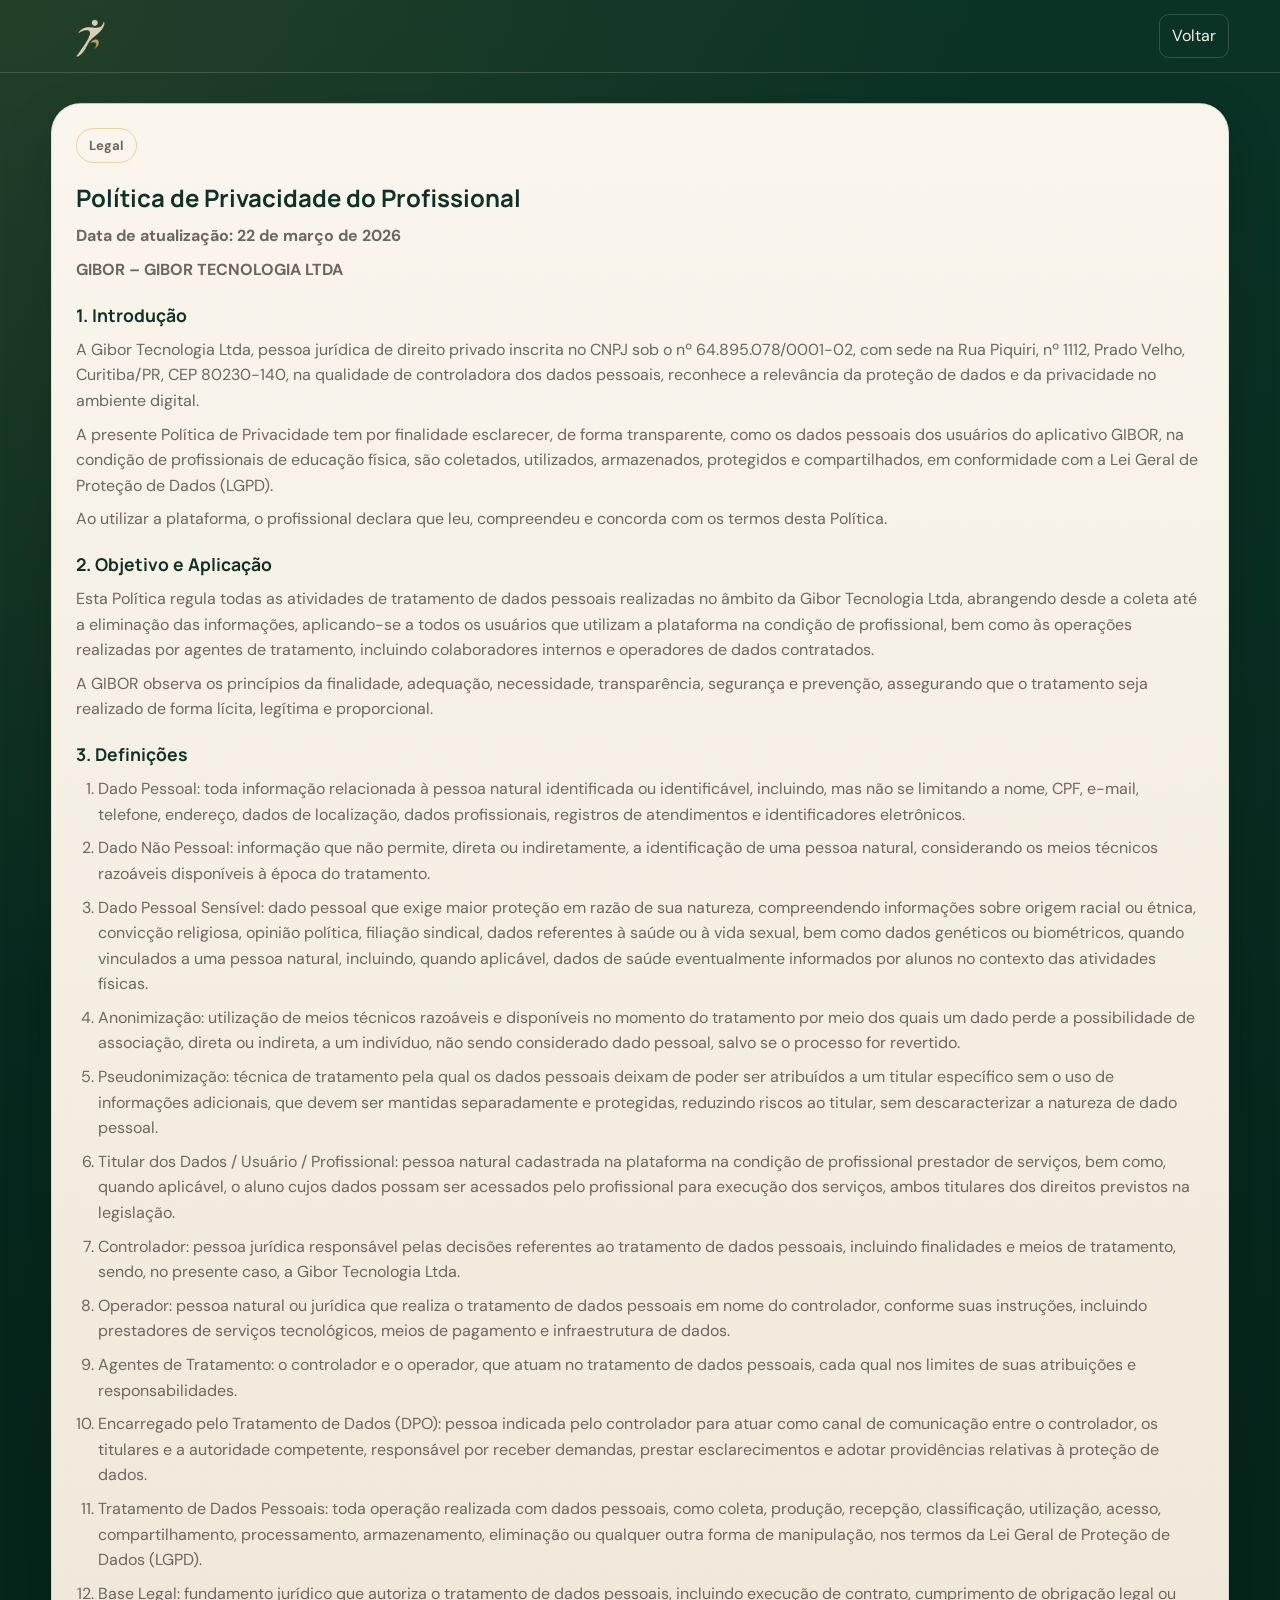
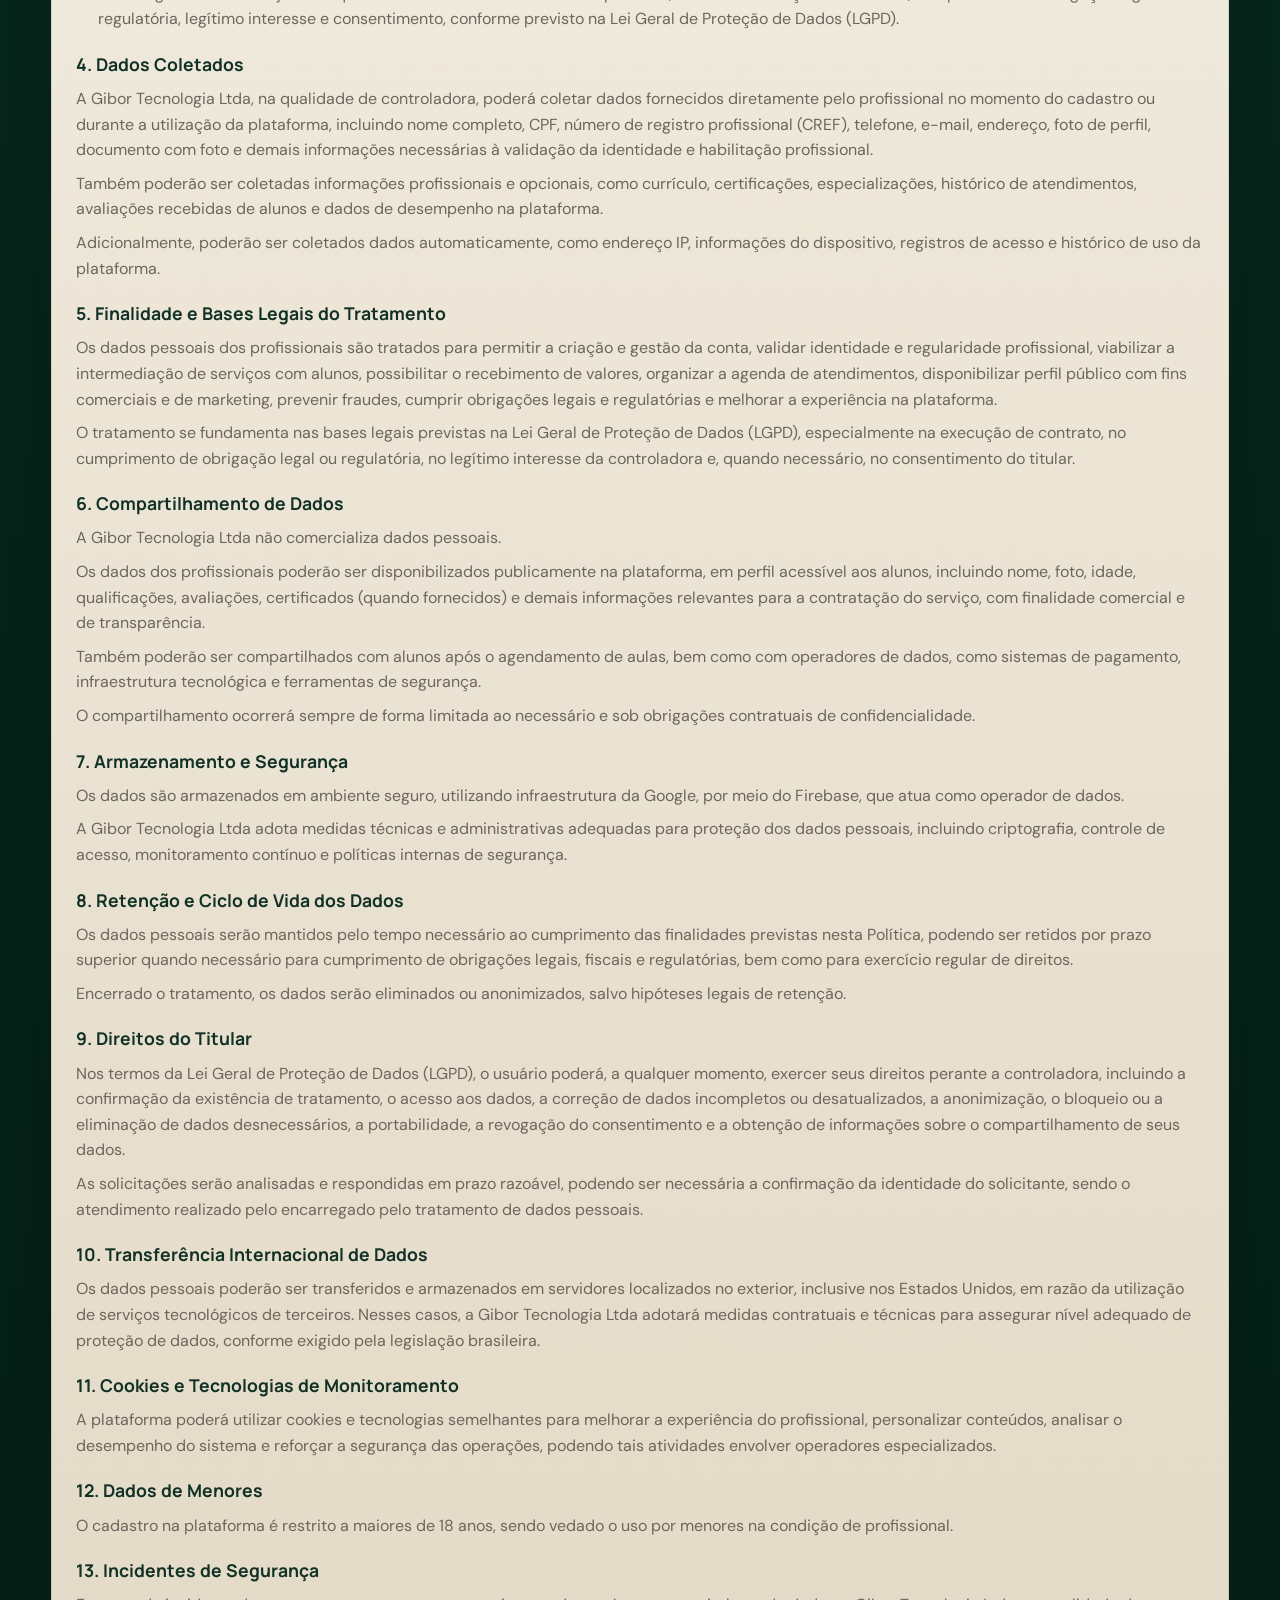
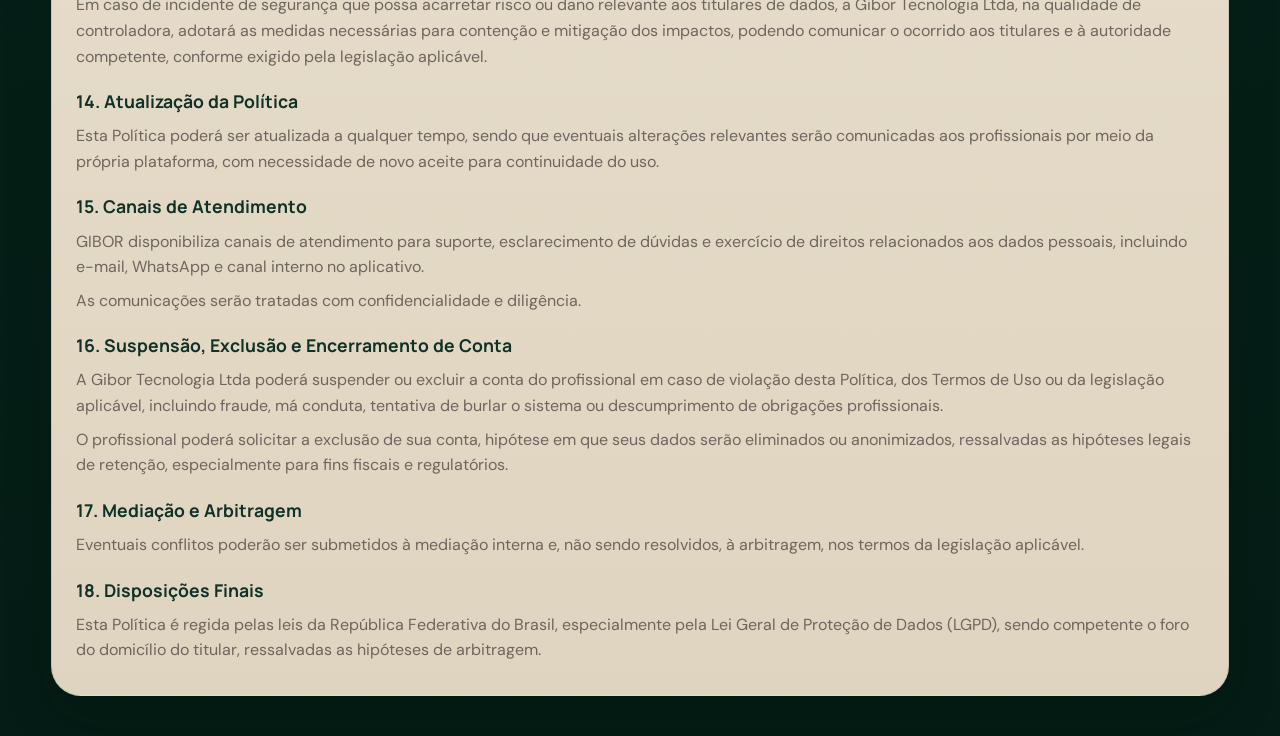
<file: privacy-profissional.html>
<!DOCTYPE html>
<html lang="pt-BR">
<head>
  <meta charset="UTF-8">
  <meta name="viewport" content="width=device-width, initial-scale=1.0">
  <title>Gibor | Política de Privacidade do Profissional</title>
  <link rel="preconnect" href="https://fonts.googleapis.com">
  <link rel="preconnect" href="https://fonts.gstatic.com" crossorigin>
  <link href="https://fonts.googleapis.com/css2?family=Manrope:wght@600;700;800&family=DM+Sans:wght@400;500;700&display=swap" rel="stylesheet">
  <link rel="stylesheet" href="styles.css">
</head>
<body class="legal-page">
  <header class="legal-header">
    <div class="container header">
      <a class="logo" href="index.html#inicio" aria-label="Voltar para o início">
        <img id="logo-img" class="logo-image" src="assets/logo-gibor.png" alt="Gibor" decoding="async">
        <span id="logo-text" class="logo-text" hidden>GIBOR</span>
      </a>
      <a class="legal-back" href="index.html#inicio">Voltar</a>
    </div>
  </header>

  <main class="container legal-main">
    <article class="legal-card">
      <p class="tag">Legal</p>
      <h1>Política de Privacidade do Profissional</h1>
      <p class="legal-date">Data de atualização: 22 de março de 2026</p>
      <p><strong>GIBOR – GIBOR TECNOLOGIA LTDA</strong></p>

      <h2>1. Introdução</h2>
      <p>A Gibor Tecnologia Ltda, pessoa jurídica de direito privado inscrita no CNPJ sob o nº 64.895.078/0001-02, com sede na Rua Piquiri, nº 1112, Prado Velho, Curitiba/PR, CEP 80230-140, na qualidade de controladora dos dados pessoais, reconhece a relevância da proteção de dados e da privacidade no ambiente digital.</p>
      <p>A presente Política de Privacidade tem por finalidade esclarecer, de forma transparente, como os dados pessoais dos usuários do aplicativo GIBOR, na condição de profissionais de educação física, são coletados, utilizados, armazenados, protegidos e compartilhados, em conformidade com a Lei Geral de Proteção de Dados (LGPD).</p>
      <p>Ao utilizar a plataforma, o profissional declara que leu, compreendeu e concorda com os termos desta Política.</p>

      <h2>2. Objetivo e Aplicação</h2>
      <p>Esta Política regula todas as atividades de tratamento de dados pessoais realizadas no âmbito da Gibor Tecnologia Ltda, abrangendo desde a coleta até a eliminação das informações, aplicando-se a todos os usuários que utilizam a plataforma na condição de profissional, bem como às operações realizadas por agentes de tratamento, incluindo colaboradores internos e operadores de dados contratados.</p>
      <p>A GIBOR observa os princípios da finalidade, adequação, necessidade, transparência, segurança e prevenção, assegurando que o tratamento seja realizado de forma lícita, legítima e proporcional.</p>

      <h2>3. Definições</h2>
      <ol>
        <li>Dado Pessoal: toda informação relacionada à pessoa natural identificada ou identificável, incluindo, mas não se limitando a nome, CPF, e-mail, telefone, endereço, dados de localização, dados profissionais, registros de atendimentos e identificadores eletrônicos.</li>
        <li>Dado Não Pessoal: informação que não permite, direta ou indiretamente, a identificação de uma pessoa natural, considerando os meios técnicos razoáveis disponíveis à época do tratamento.</li>
        <li>Dado Pessoal Sensível: dado pessoal que exige maior proteção em razão de sua natureza, compreendendo informações sobre origem racial ou étnica, convicção religiosa, opinião política, filiação sindical, dados referentes à saúde ou à vida sexual, bem como dados genéticos ou biométricos, quando vinculados a uma pessoa natural, incluindo, quando aplicável, dados de saúde eventualmente informados por alunos no contexto das atividades físicas.</li>
        <li>Anonimização: utilização de meios técnicos razoáveis e disponíveis no momento do tratamento por meio dos quais um dado perde a possibilidade de associação, direta ou indireta, a um indivíduo, não sendo considerado dado pessoal, salvo se o processo for revertido.</li>
        <li>Pseudonimização: técnica de tratamento pela qual os dados pessoais deixam de poder ser atribuídos a um titular específico sem o uso de informações adicionais, que devem ser mantidas separadamente e protegidas, reduzindo riscos ao titular, sem descaracterizar a natureza de dado pessoal.</li>
        <li>Titular dos Dados / Usuário / Profissional: pessoa natural cadastrada na plataforma na condição de profissional prestador de serviços, bem como, quando aplicável, o aluno cujos dados possam ser acessados pelo profissional para execução dos serviços, ambos titulares dos direitos previstos na legislação.</li>
        <li>Controlador: pessoa jurídica responsável pelas decisões referentes ao tratamento de dados pessoais, incluindo finalidades e meios de tratamento, sendo, no presente caso, a Gibor Tecnologia Ltda.</li>
        <li>Operador: pessoa natural ou jurídica que realiza o tratamento de dados pessoais em nome do controlador, conforme suas instruções, incluindo prestadores de serviços tecnológicos, meios de pagamento e infraestrutura de dados.</li>
        <li>Agentes de Tratamento: o controlador e o operador, que atuam no tratamento de dados pessoais, cada qual nos limites de suas atribuições e responsabilidades.</li>
        <li>Encarregado pelo Tratamento de Dados (DPO): pessoa indicada pelo controlador para atuar como canal de comunicação entre o controlador, os titulares e a autoridade competente, responsável por receber demandas, prestar esclarecimentos e adotar providências relativas à proteção de dados.</li>
        <li>Tratamento de Dados Pessoais: toda operação realizada com dados pessoais, como coleta, produção, recepção, classificação, utilização, acesso, compartilhamento, processamento, armazenamento, eliminação ou qualquer outra forma de manipulação, nos termos da Lei Geral de Proteção de Dados (LGPD).</li>
        <li>Base Legal: fundamento jurídico que autoriza o tratamento de dados pessoais, incluindo execução de contrato, cumprimento de obrigação legal ou regulatória, legítimo interesse e consentimento, conforme previsto na Lei Geral de Proteção de Dados (LGPD).</li>
      </ol>

      <h2>4. Dados Coletados</h2>
      <p>A Gibor Tecnologia Ltda, na qualidade de controladora, poderá coletar dados fornecidos diretamente pelo profissional no momento do cadastro ou durante a utilização da plataforma, incluindo nome completo, CPF, número de registro profissional (CREF), telefone, e-mail, endereço, foto de perfil, documento com foto e demais informações necessárias à validação da identidade e habilitação profissional.</p>
      <p>Também poderão ser coletadas informações profissionais e opcionais, como currículo, certificações, especializações, histórico de atendimentos, avaliações recebidas de alunos e dados de desempenho na plataforma.</p>
      <p>Adicionalmente, poderão ser coletados dados automaticamente, como endereço IP, informações do dispositivo, registros de acesso e histórico de uso da plataforma.</p>

      <h2>5. Finalidade e Bases Legais do Tratamento</h2>
      <p>Os dados pessoais dos profissionais são tratados para permitir a criação e gestão da conta, validar identidade e regularidade profissional, viabilizar a intermediação de serviços com alunos, possibilitar o recebimento de valores, organizar a agenda de atendimentos, disponibilizar perfil público com fins comerciais e de marketing, prevenir fraudes, cumprir obrigações legais e regulatórias e melhorar a experiência na plataforma.</p>
      <p>O tratamento se fundamenta nas bases legais previstas na Lei Geral de Proteção de Dados (LGPD), especialmente na execução de contrato, no cumprimento de obrigação legal ou regulatória, no legítimo interesse da controladora e, quando necessário, no consentimento do titular.</p>

      <h2>6. Compartilhamento de Dados</h2>
      <p>A Gibor Tecnologia Ltda não comercializa dados pessoais.</p>
      <p>Os dados dos profissionais poderão ser disponibilizados publicamente na plataforma, em perfil acessível aos alunos, incluindo nome, foto, idade, qualificações, avaliações, certificados (quando fornecidos) e demais informações relevantes para a contratação do serviço, com finalidade comercial e de transparência.</p>
      <p>Também poderão ser compartilhados com alunos após o agendamento de aulas, bem como com operadores de dados, como sistemas de pagamento, infraestrutura tecnológica e ferramentas de segurança.</p>
      <p>O compartilhamento ocorrerá sempre de forma limitada ao necessário e sob obrigações contratuais de confidencialidade.</p>

      <h2>7. Armazenamento e Segurança</h2>
      <p>Os dados são armazenados em ambiente seguro, utilizando infraestrutura da Google, por meio do Firebase, que atua como operador de dados.</p>
      <p>A Gibor Tecnologia Ltda adota medidas técnicas e administrativas adequadas para proteção dos dados pessoais, incluindo criptografia, controle de acesso, monitoramento contínuo e políticas internas de segurança.</p>

      <h2>8. Retenção e Ciclo de Vida dos Dados</h2>
      <p>Os dados pessoais serão mantidos pelo tempo necessário ao cumprimento das finalidades previstas nesta Política, podendo ser retidos por prazo superior quando necessário para cumprimento de obrigações legais, fiscais e regulatórias, bem como para exercício regular de direitos.</p>
      <p>Encerrado o tratamento, os dados serão eliminados ou anonimizados, salvo hipóteses legais de retenção.</p>

      <h2>9. Direitos do Titular</h2>
      <p>Nos termos da Lei Geral de Proteção de Dados (LGPD), o usuário poderá, a qualquer momento, exercer seus direitos perante a controladora, incluindo a confirmação da existência de tratamento, o acesso aos dados, a correção de dados incompletos ou desatualizados, a anonimização, o bloqueio ou a eliminação de dados desnecessários, a portabilidade, a revogação do consentimento e a obtenção de informações sobre o compartilhamento de seus dados.</p>
      <p>As solicitações serão analisadas e respondidas em prazo razoável, podendo ser necessária a confirmação da identidade do solicitante, sendo o atendimento realizado pelo encarregado pelo tratamento de dados pessoais.</p>

      <h2>10. Transferência Internacional de Dados</h2>
      <p>Os dados pessoais poderão ser transferidos e armazenados em servidores localizados no exterior, inclusive nos Estados Unidos, em razão da utilização de serviços tecnológicos de terceiros. Nesses casos, a Gibor Tecnologia Ltda adotará medidas contratuais e técnicas para assegurar nível adequado de proteção de dados, conforme exigido pela legislação brasileira.</p>

      <h2>11. Cookies e Tecnologias de Monitoramento</h2>
      <p>A plataforma poderá utilizar cookies e tecnologias semelhantes para melhorar a experiência do profissional, personalizar conteúdos, analisar o desempenho do sistema e reforçar a segurança das operações, podendo tais atividades envolver operadores especializados.</p>

      <h2>12. Dados de Menores</h2>
      <p>O cadastro na plataforma é restrito a maiores de 18 anos, sendo vedado o uso por menores na condição de profissional.</p>

      <h2>13. Incidentes de Segurança</h2>
      <p>Em caso de incidente de segurança que possa acarretar risco ou dano relevante aos titulares de dados, a Gibor Tecnologia Ltda, na qualidade de controladora, adotará as medidas necessárias para contenção e mitigação dos impactos, podendo comunicar o ocorrido aos titulares e à autoridade competente, conforme exigido pela legislação aplicável.</p>

      <h2>14. Atualização da Política</h2>
      <p>Esta Política poderá ser atualizada a qualquer tempo, sendo que eventuais alterações relevantes serão comunicadas aos profissionais por meio da própria plataforma, com necessidade de novo aceite para continuidade do uso.</p>

      <h2>15. Canais de Atendimento</h2>
      <p>GIBOR disponibiliza canais de atendimento para suporte, esclarecimento de dúvidas e exercício de direitos relacionados aos dados pessoais, incluindo e-mail, WhatsApp e canal interno no aplicativo.</p>
      <p>As comunicações serão tratadas com confidencialidade e diligência.</p>

      <h2>16. Suspensão, Exclusão e Encerramento de Conta</h2>
      <p>A Gibor Tecnologia Ltda poderá suspender ou excluir a conta do profissional em caso de violação desta Política, dos Termos de Uso ou da legislação aplicável, incluindo fraude, má conduta, tentativa de burlar o sistema ou descumprimento de obrigações profissionais.</p>
      <p>O profissional poderá solicitar a exclusão de sua conta, hipótese em que seus dados serão eliminados ou anonimizados, ressalvadas as hipóteses legais de retenção, especialmente para fins fiscais e regulatórios.</p>

      <h2>17. Mediação e Arbitragem</h2>
      <p>Eventuais conflitos poderão ser submetidos à mediação interna e, não sendo resolvidos, à arbitragem, nos termos da legislação aplicável.</p>

      <h2>18. Disposições Finais</h2>
      <p>Esta Política é regida pelas leis da República Federativa do Brasil, especialmente pela Lei Geral de Proteção de Dados (LGPD), sendo competente o foro do domicílio do titular, ressalvadas as hipóteses de arbitragem.</p>
    </article>
  </main>

  <script src="script.js"></script>
</body>
</html>
</file>
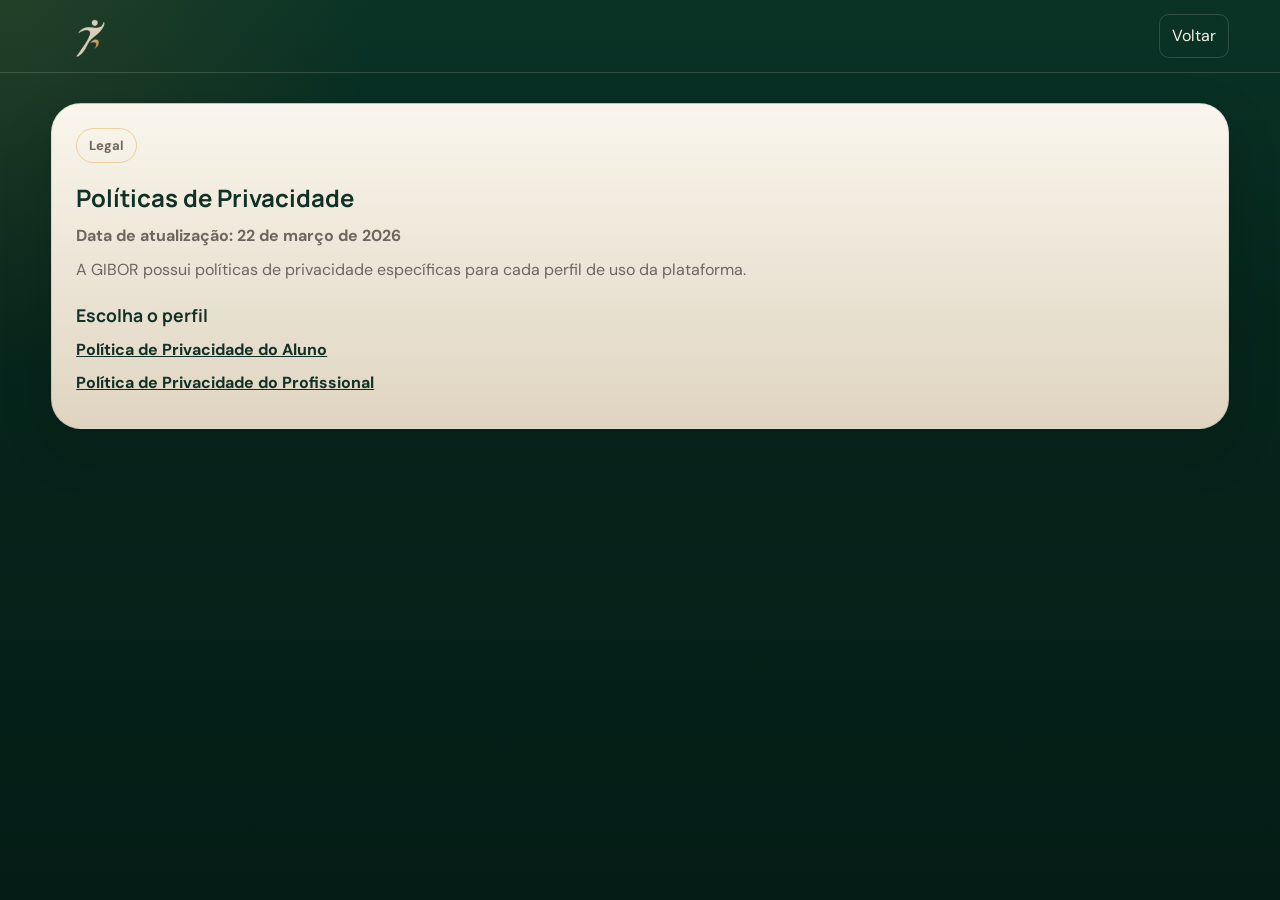
<file: privacy.html>
<!DOCTYPE html>
<html lang="pt-BR">
<head>
  <meta charset="UTF-8">
  <meta name="viewport" content="width=device-width, initial-scale=1.0">
  <title>Gibor | Políticas de Privacidade</title>
  <link rel="preconnect" href="https://fonts.googleapis.com">
  <link rel="preconnect" href="https://fonts.gstatic.com" crossorigin>
  <link href="https://fonts.googleapis.com/css2?family=Manrope:wght@600;700;800&family=DM+Sans:wght@400;500;700&display=swap" rel="stylesheet">
  <link rel="stylesheet" href="styles.css">
</head>
<body class="legal-page">
  <header class="legal-header">
    <div class="container header">
      <a class="logo" href="index.html#inicio" aria-label="Voltar para o início">
        <img id="logo-img" class="logo-image" src="assets/logo-gibor.png" alt="Gibor" decoding="async">
        <span id="logo-text" class="logo-text" hidden>GIBOR</span>
      </a>
      <a class="legal-back" href="index.html#inicio">Voltar</a>
    </div>
  </header>

  <main class="container legal-main">
    <article class="legal-card">
      <p class="tag">Legal</p>
      <h1>Políticas de Privacidade</h1>
      <p class="legal-date">Data de atualização: 22 de março de 2026</p>
      <p>A GIBOR possui políticas de privacidade específicas para cada perfil de uso da plataforma.</p>

      <h2>Escolha o perfil</h2>
      <p><a href="privacy-aluno.html">Política de Privacidade do Aluno</a></p>
      <p><a href="privacy-profissional.html">Política de Privacidade do Profissional</a></p>
    </article>
  </main>

  <script src="script.js"></script>
</body>
</html>
</file>
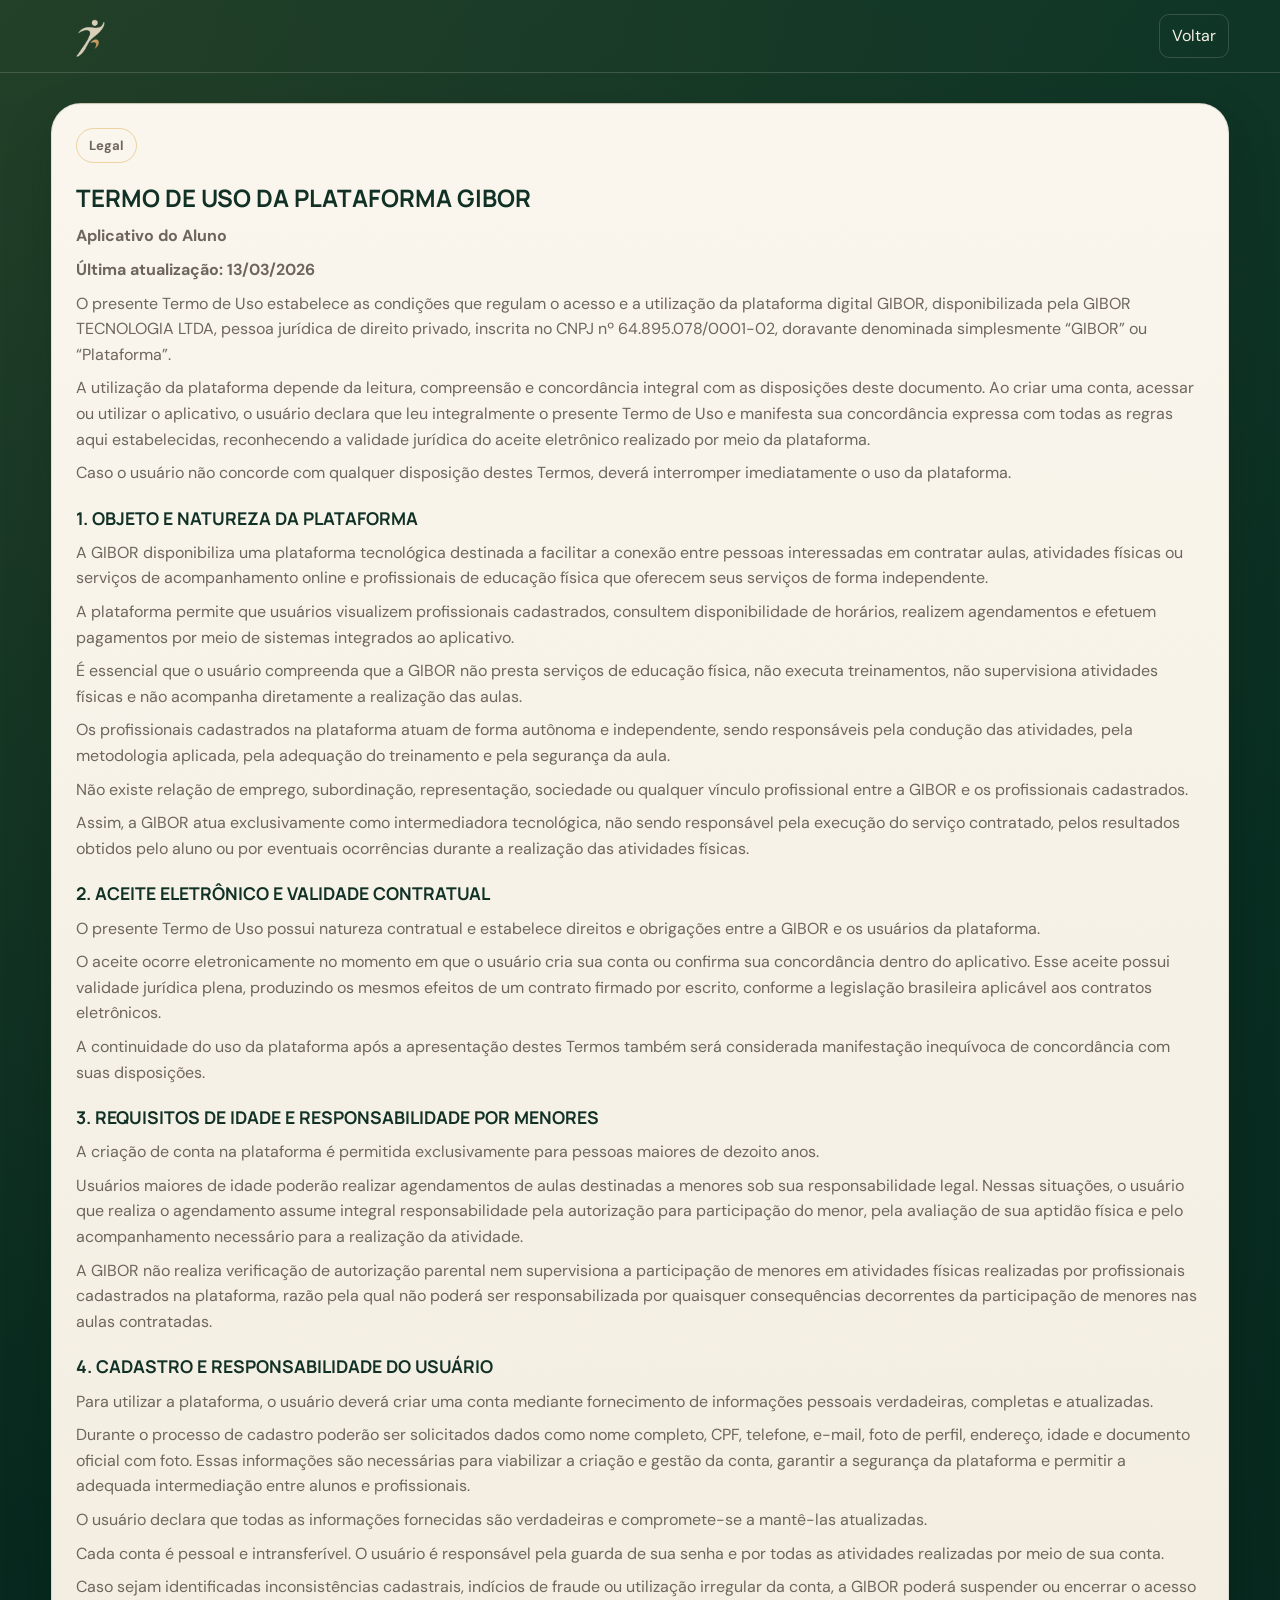
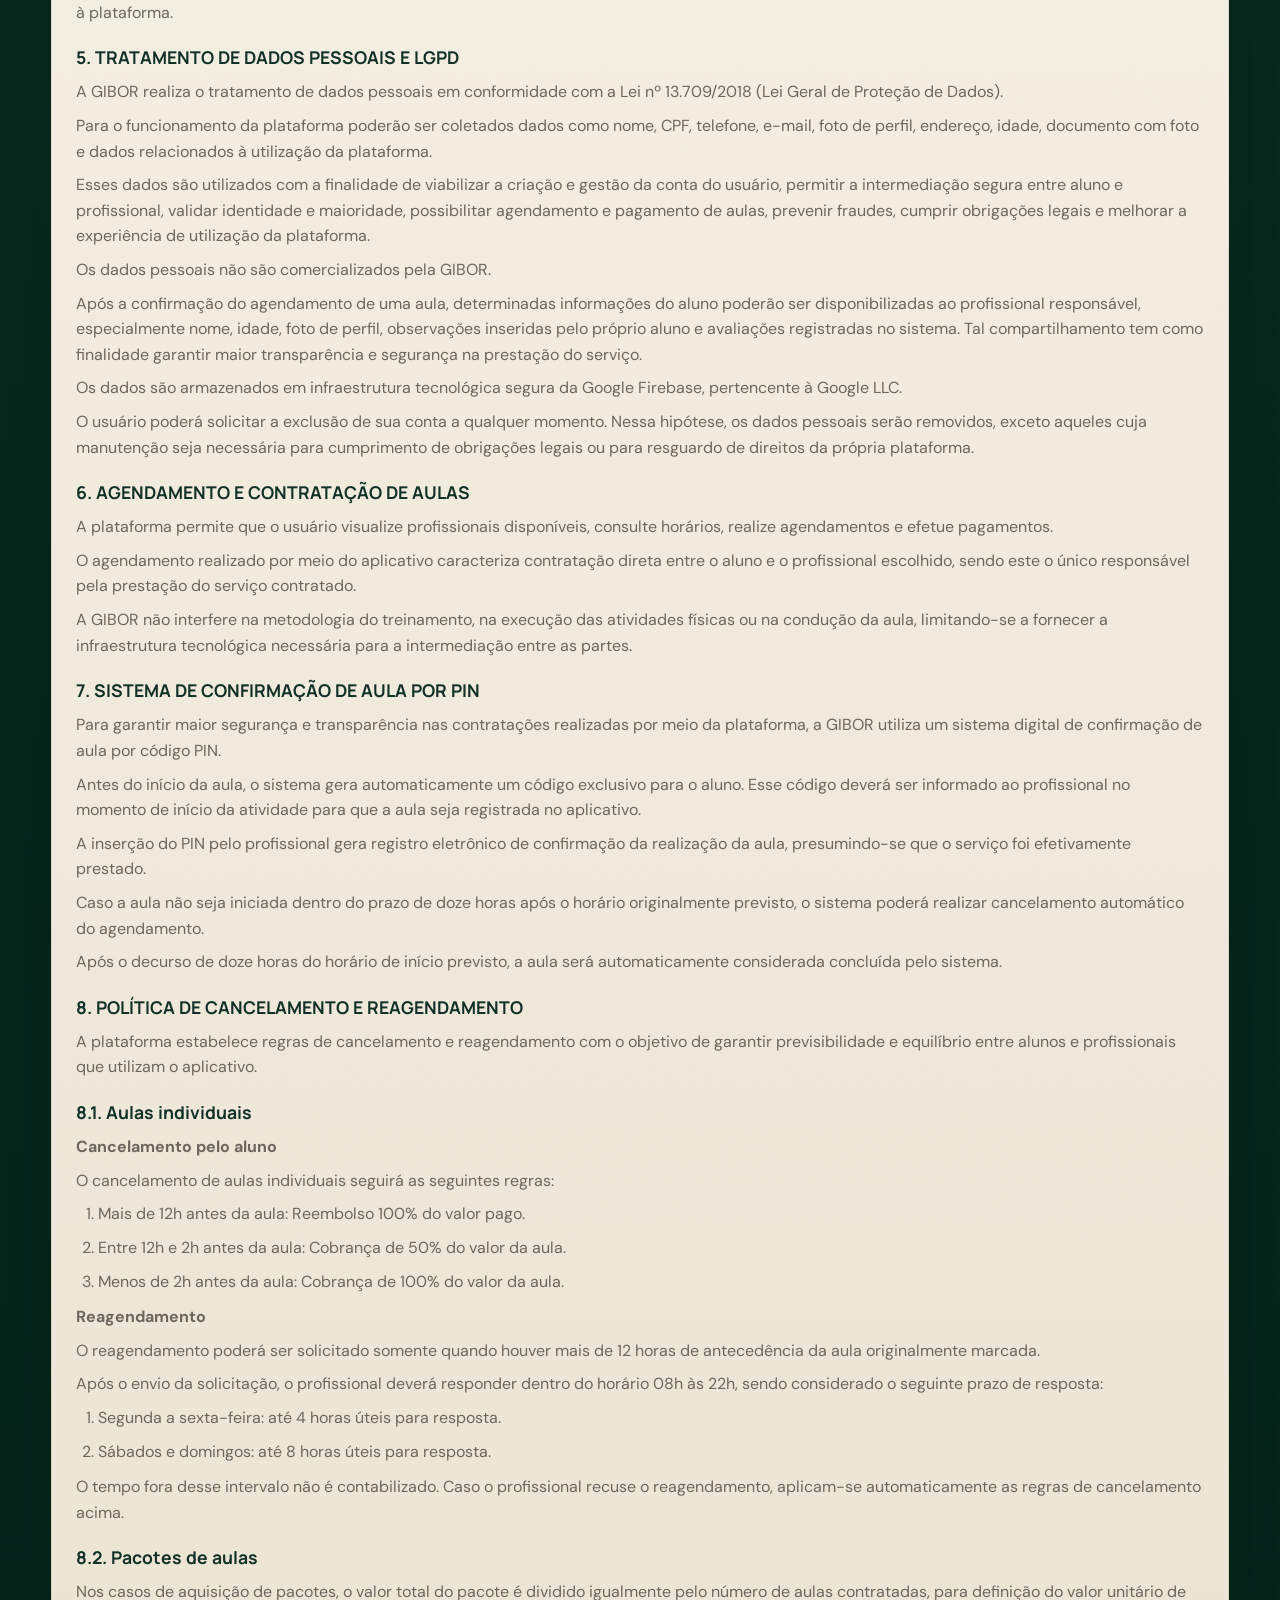
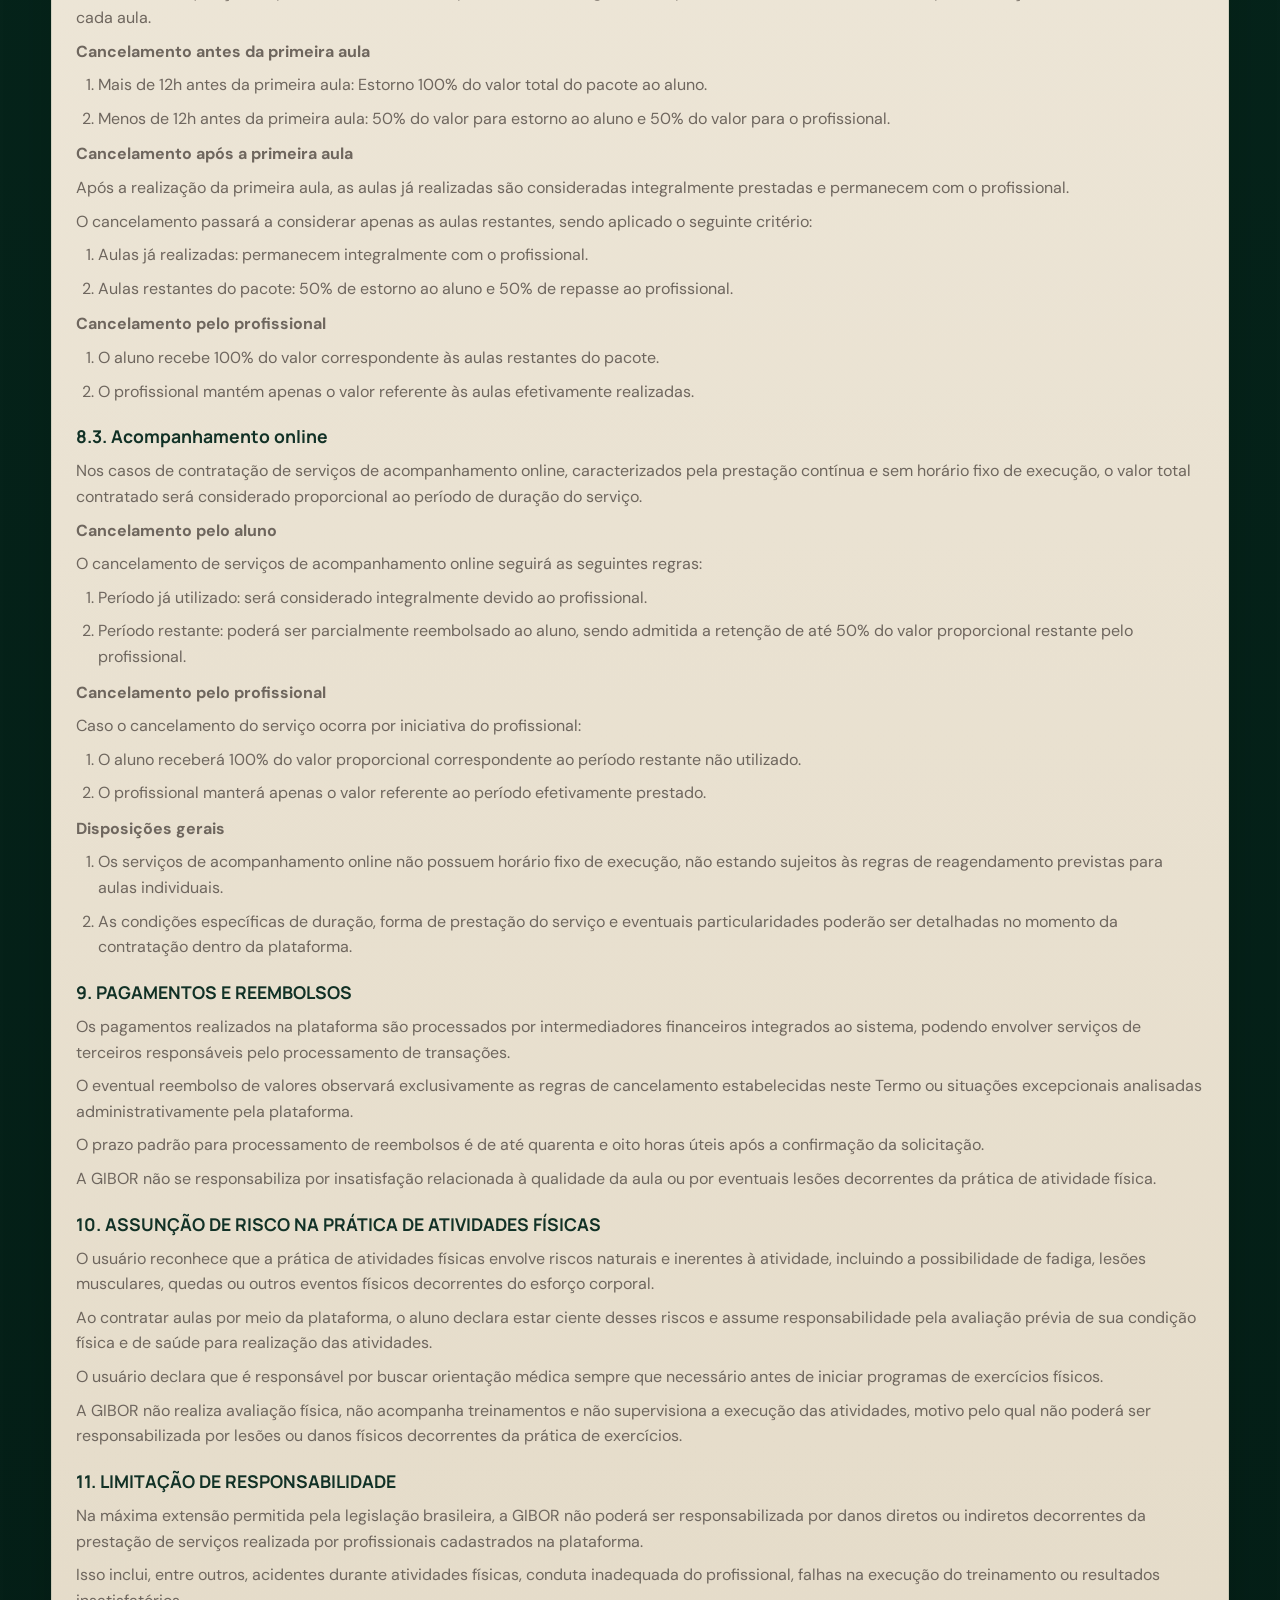
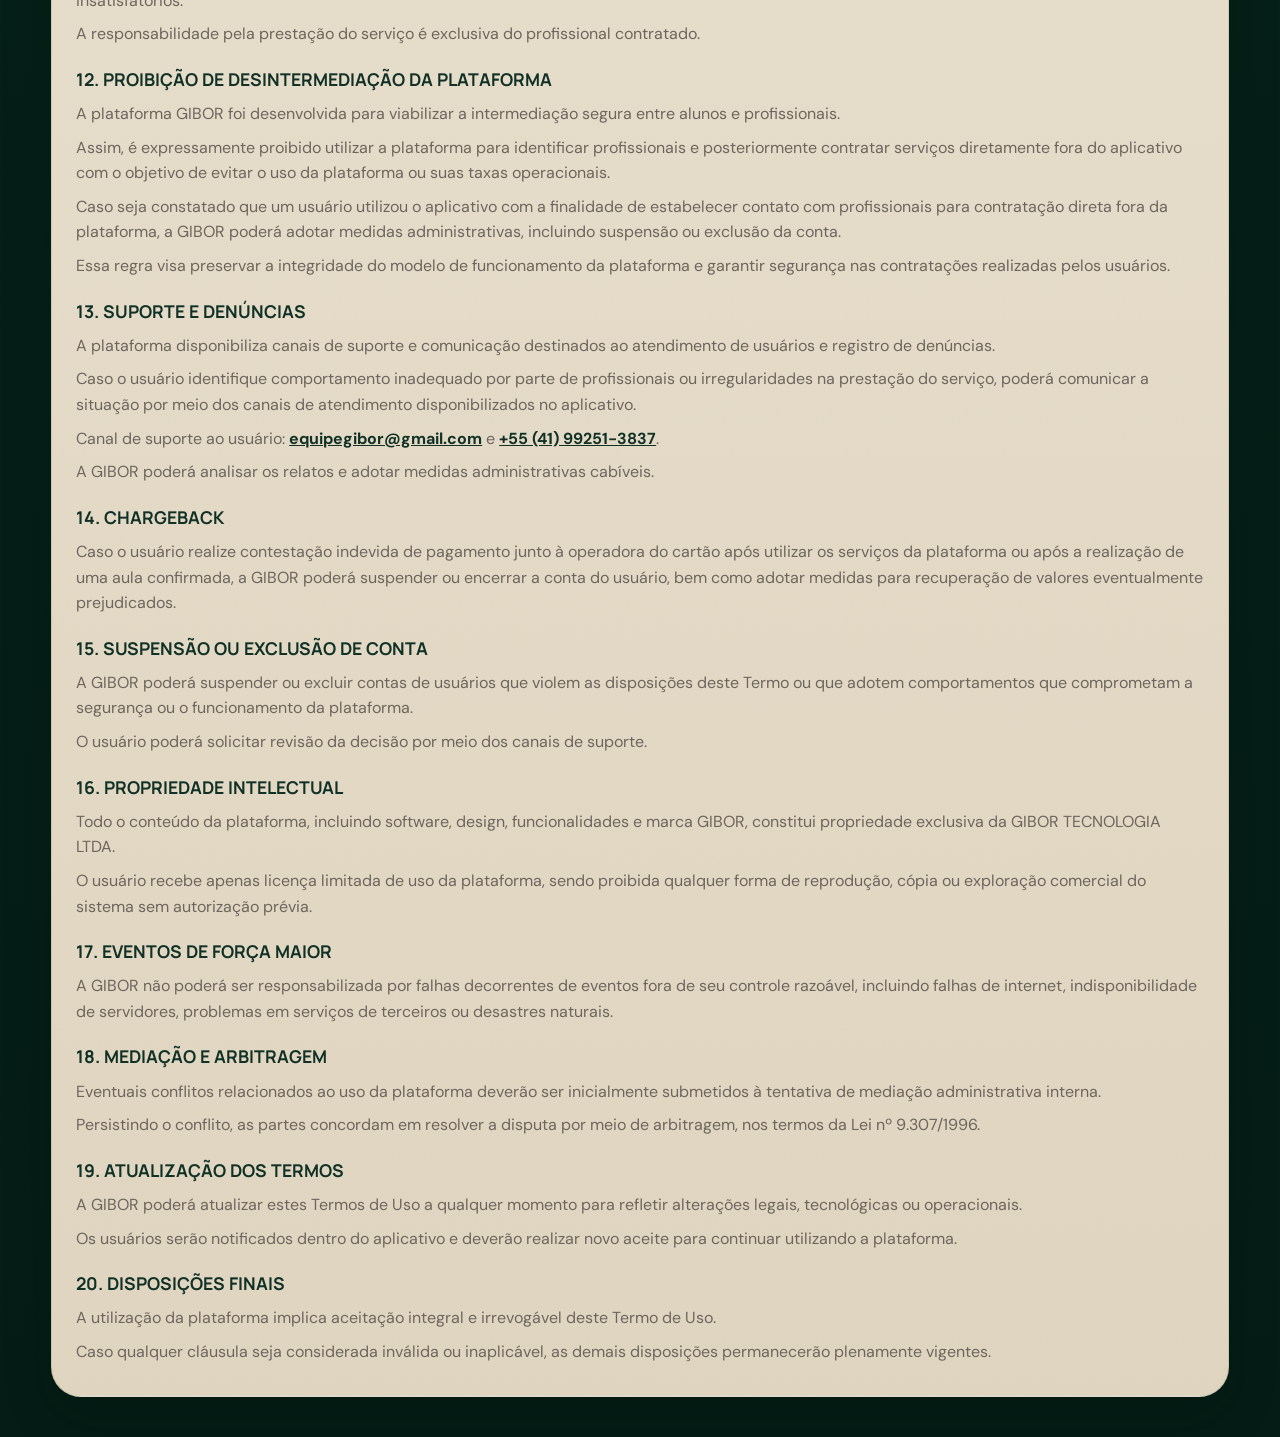
<file: terms-aluno.html>
<!DOCTYPE html>
<html lang="pt-BR">
<head>
  <meta charset="UTF-8">
  <meta name="viewport" content="width=device-width, initial-scale=1.0">
  <title>Gibor | Termo de Uso do Aluno</title>
  <link rel="preconnect" href="https://fonts.googleapis.com">
  <link rel="preconnect" href="https://fonts.gstatic.com" crossorigin>
  <link href="https://fonts.googleapis.com/css2?family=Manrope:wght@600;700;800&family=DM+Sans:wght@400;500;700&display=swap" rel="stylesheet">
  <link rel="stylesheet" href="styles.css">
</head>
<body class="legal-page">
  <header class="legal-header">
    <div class="container header">
      <a class="logo" href="index.html#inicio" aria-label="Voltar para o início">
        <img id="logo-img" class="logo-image" src="assets/logo-gibor.png" alt="Gibor" decoding="async">
        <span id="logo-text" class="logo-text" hidden>GIBOR</span>
      </a>
      <a class="legal-back" href="index.html#inicio">Voltar</a>
    </div>
  </header>

  <main class="container legal-main">
    <article class="legal-card">
      <p class="tag">Legal</p>
      <h1>TERMO DE USO DA PLATAFORMA GIBOR</h1>
      <p><strong>Aplicativo do Aluno</strong></p>
      <p class="legal-date">Última atualização: 13/03/2026</p>
      <p>O presente Termo de Uso estabelece as condições que regulam o acesso e a utilização da plataforma digital GIBOR, disponibilizada pela GIBOR TECNOLOGIA LTDA, pessoa jurídica de direito privado, inscrita no CNPJ nº 64.895.078/0001-02, doravante denominada simplesmente “GIBOR” ou “Plataforma”.</p>
      <p>A utilização da plataforma depende da leitura, compreensão e concordância integral com as disposições deste documento. Ao criar uma conta, acessar ou utilizar o aplicativo, o usuário declara que leu integralmente o presente Termo de Uso e manifesta sua concordância expressa com todas as regras aqui estabelecidas, reconhecendo a validade jurídica do aceite eletrônico realizado por meio da plataforma.</p>
      <p>Caso o usuário não concorde com qualquer disposição destes Termos, deverá interromper imediatamente o uso da plataforma.</p>

      <h2>1. OBJETO E NATUREZA DA PLATAFORMA</h2>
      <p>A GIBOR disponibiliza uma plataforma tecnológica destinada a facilitar a conexão entre pessoas interessadas em contratar aulas, atividades físicas ou serviços de acompanhamento online e profissionais de educação física que oferecem seus serviços de forma independente.</p>
      <p>A plataforma permite que usuários visualizem profissionais cadastrados, consultem disponibilidade de horários, realizem agendamentos e efetuem pagamentos por meio de sistemas integrados ao aplicativo.</p>
      <p>É essencial que o usuário compreenda que a GIBOR não presta serviços de educação física, não executa treinamentos, não supervisiona atividades físicas e não acompanha diretamente a realização das aulas.</p>
      <p>Os profissionais cadastrados na plataforma atuam de forma autônoma e independente, sendo responsáveis pela condução das atividades, pela metodologia aplicada, pela adequação do treinamento e pela segurança da aula.</p>
      <p>Não existe relação de emprego, subordinação, representação, sociedade ou qualquer vínculo profissional entre a GIBOR e os profissionais cadastrados.</p>
      <p>Assim, a GIBOR atua exclusivamente como intermediadora tecnológica, não sendo responsável pela execução do serviço contratado, pelos resultados obtidos pelo aluno ou por eventuais ocorrências durante a realização das atividades físicas.</p>

      <h2>2. ACEITE ELETRÔNICO E VALIDADE CONTRATUAL</h2>
      <p>O presente Termo de Uso possui natureza contratual e estabelece direitos e obrigações entre a GIBOR e os usuários da plataforma.</p>
      <p>O aceite ocorre eletronicamente no momento em que o usuário cria sua conta ou confirma sua concordância dentro do aplicativo. Esse aceite possui validade jurídica plena, produzindo os mesmos efeitos de um contrato firmado por escrito, conforme a legislação brasileira aplicável aos contratos eletrônicos.</p>
      <p>A continuidade do uso da plataforma após a apresentação destes Termos também será considerada manifestação inequívoca de concordância com suas disposições.</p>

      <h2>3. REQUISITOS DE IDADE E RESPONSABILIDADE POR MENORES</h2>
      <p>A criação de conta na plataforma é permitida exclusivamente para pessoas maiores de dezoito anos.</p>
      <p>Usuários maiores de idade poderão realizar agendamentos de aulas destinadas a menores sob sua responsabilidade legal. Nessas situações, o usuário que realiza o agendamento assume integral responsabilidade pela autorização para participação do menor, pela avaliação de sua aptidão física e pelo acompanhamento necessário para a realização da atividade.</p>
      <p>A GIBOR não realiza verificação de autorização parental nem supervisiona a participação de menores em atividades físicas realizadas por profissionais cadastrados na plataforma, razão pela qual não poderá ser responsabilizada por quaisquer consequências decorrentes da participação de menores nas aulas contratadas.</p>

      <h2>4. CADASTRO E RESPONSABILIDADE DO USUÁRIO</h2>
      <p>Para utilizar a plataforma, o usuário deverá criar uma conta mediante fornecimento de informações pessoais verdadeiras, completas e atualizadas.</p>
      <p>Durante o processo de cadastro poderão ser solicitados dados como nome completo, CPF, telefone, e-mail, foto de perfil, endereço, idade e documento oficial com foto. Essas informações são necessárias para viabilizar a criação e gestão da conta, garantir a segurança da plataforma e permitir a adequada intermediação entre alunos e profissionais.</p>
      <p>O usuário declara que todas as informações fornecidas são verdadeiras e compromete-se a mantê-las atualizadas.</p>
      <p>Cada conta é pessoal e intransferível. O usuário é responsável pela guarda de sua senha e por todas as atividades realizadas por meio de sua conta.</p>
      <p>Caso sejam identificadas inconsistências cadastrais, indícios de fraude ou utilização irregular da conta, a GIBOR poderá suspender ou encerrar o acesso à plataforma.</p>

      <h2>5. TRATAMENTO DE DADOS PESSOAIS E LGPD</h2>
      <p>A GIBOR realiza o tratamento de dados pessoais em conformidade com a Lei nº 13.709/2018 (Lei Geral de Proteção de Dados).</p>
      <p>Para o funcionamento da plataforma poderão ser coletados dados como nome, CPF, telefone, e-mail, foto de perfil, endereço, idade, documento com foto e dados relacionados à utilização da plataforma.</p>
      <p>Esses dados são utilizados com a finalidade de viabilizar a criação e gestão da conta do usuário, permitir a intermediação segura entre aluno e profissional, validar identidade e maioridade, possibilitar agendamento e pagamento de aulas, prevenir fraudes, cumprir obrigações legais e melhorar a experiência de utilização da plataforma.</p>
      <p>Os dados pessoais não são comercializados pela GIBOR.</p>
      <p>Após a confirmação do agendamento de uma aula, determinadas informações do aluno poderão ser disponibilizadas ao profissional responsável, especialmente nome, idade, foto de perfil, observações inseridas pelo próprio aluno e avaliações registradas no sistema. Tal compartilhamento tem como finalidade garantir maior transparência e segurança na prestação do serviço.</p>
      <p>Os dados são armazenados em infraestrutura tecnológica segura da Google Firebase, pertencente à Google LLC.</p>
      <p>O usuário poderá solicitar a exclusão de sua conta a qualquer momento. Nessa hipótese, os dados pessoais serão removidos, exceto aqueles cuja manutenção seja necessária para cumprimento de obrigações legais ou para resguardo de direitos da própria plataforma.</p>

      <h2>6. AGENDAMENTO E CONTRATAÇÃO DE AULAS</h2>
      <p>A plataforma permite que o usuário visualize profissionais disponíveis, consulte horários, realize agendamentos e efetue pagamentos.</p>
      <p>O agendamento realizado por meio do aplicativo caracteriza contratação direta entre o aluno e o profissional escolhido, sendo este o único responsável pela prestação do serviço contratado.</p>
      <p>A GIBOR não interfere na metodologia do treinamento, na execução das atividades físicas ou na condução da aula, limitando-se a fornecer a infraestrutura tecnológica necessária para a intermediação entre as partes.</p>

      <h2>7. SISTEMA DE CONFIRMAÇÃO DE AULA POR PIN</h2>
      <p>Para garantir maior segurança e transparência nas contratações realizadas por meio da plataforma, a GIBOR utiliza um sistema digital de confirmação de aula por código PIN.</p>
      <p>Antes do início da aula, o sistema gera automaticamente um código exclusivo para o aluno. Esse código deverá ser informado ao profissional no momento de início da atividade para que a aula seja registrada no aplicativo.</p>
      <p>A inserção do PIN pelo profissional gera registro eletrônico de confirmação da realização da aula, presumindo-se que o serviço foi efetivamente prestado.</p>
      <p>Caso a aula não seja iniciada dentro do prazo de doze horas após o horário originalmente previsto, o sistema poderá realizar cancelamento automático do agendamento.</p>
      <p>Após o decurso de doze horas do horário de início previsto, a aula será automaticamente considerada concluída pelo sistema.</p>

      <h2>8. POLÍTICA DE CANCELAMENTO E REAGENDAMENTO</h2>
      <p>A plataforma estabelece regras de cancelamento e reagendamento com o objetivo de garantir previsibilidade e equilíbrio entre alunos e profissionais que utilizam o aplicativo.</p>

      <h2>8.1. Aulas individuais</h2>
      <p><strong>Cancelamento pelo aluno</strong></p>
      <p>O cancelamento de aulas individuais seguirá as seguintes regras:</p>
      <ol>
        <li>Mais de 12h antes da aula: Reembolso 100% do valor pago.</li>
        <li>Entre 12h e 2h antes da aula: Cobrança de 50% do valor da aula.</li>
        <li>Menos de 2h antes da aula: Cobrança de 100% do valor da aula.</li>
      </ol>
      <p><strong>Reagendamento</strong></p>
      <p>O reagendamento poderá ser solicitado somente quando houver mais de 12 horas de antecedência da aula originalmente marcada.</p>
      <p>Após o envio da solicitação, o profissional deverá responder dentro do horário 08h às 22h, sendo considerado o seguinte prazo de resposta:</p>
      <ol>
        <li>Segunda a sexta-feira: até 4 horas úteis para resposta.</li>
        <li>Sábados e domingos: até 8 horas úteis para resposta.</li>
      </ol>
      <p>O tempo fora desse intervalo não é contabilizado. Caso o profissional recuse o reagendamento, aplicam-se automaticamente as regras de cancelamento acima.</p>

      <h2>8.2. Pacotes de aulas</h2>
      <p>Nos casos de aquisição de pacotes, o valor total do pacote é dividido igualmente pelo número de aulas contratadas, para definição do valor unitário de cada aula.</p>
      <p><strong>Cancelamento antes da primeira aula</strong></p>
      <ol>
        <li>Mais de 12h antes da primeira aula: Estorno 100% do valor total do pacote ao aluno.</li>
        <li>Menos de 12h antes da primeira aula: 50% do valor para estorno ao aluno e 50% do valor para o profissional.</li>
      </ol>
      <p><strong>Cancelamento após a primeira aula</strong></p>
      <p>Após a realização da primeira aula, as aulas já realizadas são consideradas integralmente prestadas e permanecem com o profissional.</p>
      <p>O cancelamento passará a considerar apenas as aulas restantes, sendo aplicado o seguinte critério:</p>
      <ol>
        <li>Aulas já realizadas: permanecem integralmente com o profissional.</li>
        <li>Aulas restantes do pacote: 50% de estorno ao aluno e 50% de repasse ao profissional.</li>
      </ol>
      <p><strong>Cancelamento pelo profissional</strong></p>
      <ol>
        <li>O aluno recebe 100% do valor correspondente às aulas restantes do pacote.</li>
        <li>O profissional mantém apenas o valor referente às aulas efetivamente realizadas.</li>
      </ol>

      <h2>8.3. Acompanhamento online</h2>
      <p>Nos casos de contratação de serviços de acompanhamento online, caracterizados pela prestação contínua e sem horário fixo de execução, o valor total contratado será considerado proporcional ao período de duração do serviço.</p>
      <p><strong>Cancelamento pelo aluno</strong></p>
      <p>O cancelamento de serviços de acompanhamento online seguirá as seguintes regras:</p>
      <ol>
        <li>Período já utilizado: será considerado integralmente devido ao profissional.</li>
        <li>Período restante: poderá ser parcialmente reembolsado ao aluno, sendo admitida a retenção de até 50% do valor proporcional restante pelo profissional.</li>
      </ol>
      <p><strong>Cancelamento pelo profissional</strong></p>
      <p>Caso o cancelamento do serviço ocorra por iniciativa do profissional:</p>
      <ol>
        <li>O aluno receberá 100% do valor proporcional correspondente ao período restante não utilizado.</li>
        <li>O profissional manterá apenas o valor referente ao período efetivamente prestado.</li>
      </ol>
      <p><strong>Disposições gerais</strong></p>
      <ol>
        <li>Os serviços de acompanhamento online não possuem horário fixo de execução, não estando sujeitos às regras de reagendamento previstas para aulas individuais.</li>
        <li>As condições específicas de duração, forma de prestação do serviço e eventuais particularidades poderão ser detalhadas no momento da contratação dentro da plataforma.</li>
      </ol>

      <h2>9. PAGAMENTOS E REEMBOLSOS</h2>
      <p>Os pagamentos realizados na plataforma são processados por intermediadores financeiros integrados ao sistema, podendo envolver serviços de terceiros responsáveis pelo processamento de transações.</p>
      <p>O eventual reembolso de valores observará exclusivamente as regras de cancelamento estabelecidas neste Termo ou situações excepcionais analisadas administrativamente pela plataforma.</p>
      <p>O prazo padrão para processamento de reembolsos é de até quarenta e oito horas úteis após a confirmação da solicitação.</p>
      <p>A GIBOR não se responsabiliza por insatisfação relacionada à qualidade da aula ou por eventuais lesões decorrentes da prática de atividade física.</p>

      <h2>10. ASSUNÇÃO DE RISCO NA PRÁTICA DE ATIVIDADES FÍSICAS</h2>
      <p>O usuário reconhece que a prática de atividades físicas envolve riscos naturais e inerentes à atividade, incluindo a possibilidade de fadiga, lesões musculares, quedas ou outros eventos físicos decorrentes do esforço corporal.</p>
      <p>Ao contratar aulas por meio da plataforma, o aluno declara estar ciente desses riscos e assume responsabilidade pela avaliação prévia de sua condição física e de saúde para realização das atividades.</p>
      <p>O usuário declara que é responsável por buscar orientação médica sempre que necessário antes de iniciar programas de exercícios físicos.</p>
      <p>A GIBOR não realiza avaliação física, não acompanha treinamentos e não supervisiona a execução das atividades, motivo pelo qual não poderá ser responsabilizada por lesões ou danos físicos decorrentes da prática de exercícios.</p>

      <h2>11. LIMITAÇÃO DE RESPONSABILIDADE</h2>
      <p>Na máxima extensão permitida pela legislação brasileira, a GIBOR não poderá ser responsabilizada por danos diretos ou indiretos decorrentes da prestação de serviços realizada por profissionais cadastrados na plataforma.</p>
      <p>Isso inclui, entre outros, acidentes durante atividades físicas, conduta inadequada do profissional, falhas na execução do treinamento ou resultados insatisfatórios.</p>
      <p>A responsabilidade pela prestação do serviço é exclusiva do profissional contratado.</p>

      <h2>12. PROIBIÇÃO DE DESINTERMEDIAÇÃO DA PLATAFORMA</h2>
      <p>A plataforma GIBOR foi desenvolvida para viabilizar a intermediação segura entre alunos e profissionais.</p>
      <p>Assim, é expressamente proibido utilizar a plataforma para identificar profissionais e posteriormente contratar serviços diretamente fora do aplicativo com o objetivo de evitar o uso da plataforma ou suas taxas operacionais.</p>
      <p>Caso seja constatado que um usuário utilizou o aplicativo com a finalidade de estabelecer contato com profissionais para contratação direta fora da plataforma, a GIBOR poderá adotar medidas administrativas, incluindo suspensão ou exclusão da conta.</p>
      <p>Essa regra visa preservar a integridade do modelo de funcionamento da plataforma e garantir segurança nas contratações realizadas pelos usuários.</p>

      <h2>13. SUPORTE E DENÚNCIAS</h2>
      <p>A plataforma disponibiliza canais de suporte e comunicação destinados ao atendimento de usuários e registro de denúncias.</p>
      <p>Caso o usuário identifique comportamento inadequado por parte de profissionais ou irregularidades na prestação do serviço, poderá comunicar a situação por meio dos canais de atendimento disponibilizados no aplicativo.</p>
      <p>Canal de suporte ao usuário: <a href="mailto:equipegibor@gmail.com">equipegibor@gmail.com</a> e <a href="tel:+5541992513837">+55 (41) 99251-3837</a>.</p>
      <p>A GIBOR poderá analisar os relatos e adotar medidas administrativas cabíveis.</p>

      <h2>14. CHARGEBACK</h2>
      <p>Caso o usuário realize contestação indevida de pagamento junto à operadora do cartão após utilizar os serviços da plataforma ou após a realização de uma aula confirmada, a GIBOR poderá suspender ou encerrar a conta do usuário, bem como adotar medidas para recuperação de valores eventualmente prejudicados.</p>

      <h2>15. SUSPENSÃO OU EXCLUSÃO DE CONTA</h2>
      <p>A GIBOR poderá suspender ou excluir contas de usuários que violem as disposições deste Termo ou que adotem comportamentos que comprometam a segurança ou o funcionamento da plataforma.</p>
      <p>O usuário poderá solicitar revisão da decisão por meio dos canais de suporte.</p>

      <h2>16. PROPRIEDADE INTELECTUAL</h2>
      <p>Todo o conteúdo da plataforma, incluindo software, design, funcionalidades e marca GIBOR, constitui propriedade exclusiva da GIBOR TECNOLOGIA LTDA.</p>
      <p>O usuário recebe apenas licença limitada de uso da plataforma, sendo proibida qualquer forma de reprodução, cópia ou exploração comercial do sistema sem autorização prévia.</p>

      <h2>17. EVENTOS DE FORÇA MAIOR</h2>
      <p>A GIBOR não poderá ser responsabilizada por falhas decorrentes de eventos fora de seu controle razoável, incluindo falhas de internet, indisponibilidade de servidores, problemas em serviços de terceiros ou desastres naturais.</p>

      <h2>18. MEDIAÇÃO E ARBITRAGEM</h2>
      <p>Eventuais conflitos relacionados ao uso da plataforma deverão ser inicialmente submetidos à tentativa de mediação administrativa interna.</p>
      <p>Persistindo o conflito, as partes concordam em resolver a disputa por meio de arbitragem, nos termos da Lei nº 9.307/1996.</p>

      <h2>19. ATUALIZAÇÃO DOS TERMOS</h2>
      <p>A GIBOR poderá atualizar estes Termos de Uso a qualquer momento para refletir alterações legais, tecnológicas ou operacionais.</p>
      <p>Os usuários serão notificados dentro do aplicativo e deverão realizar novo aceite para continuar utilizando a plataforma.</p>

      <h2>20. DISPOSIÇÕES FINAIS</h2>
      <p>A utilização da plataforma implica aceitação integral e irrevogável deste Termo de Uso.</p>
      <p>Caso qualquer cláusula seja considerada inválida ou inaplicável, as demais disposições permanecerão plenamente vigentes.</p>
    </article>
  </main>

  <script src="script.js"></script>
</body>
</html>
</file>
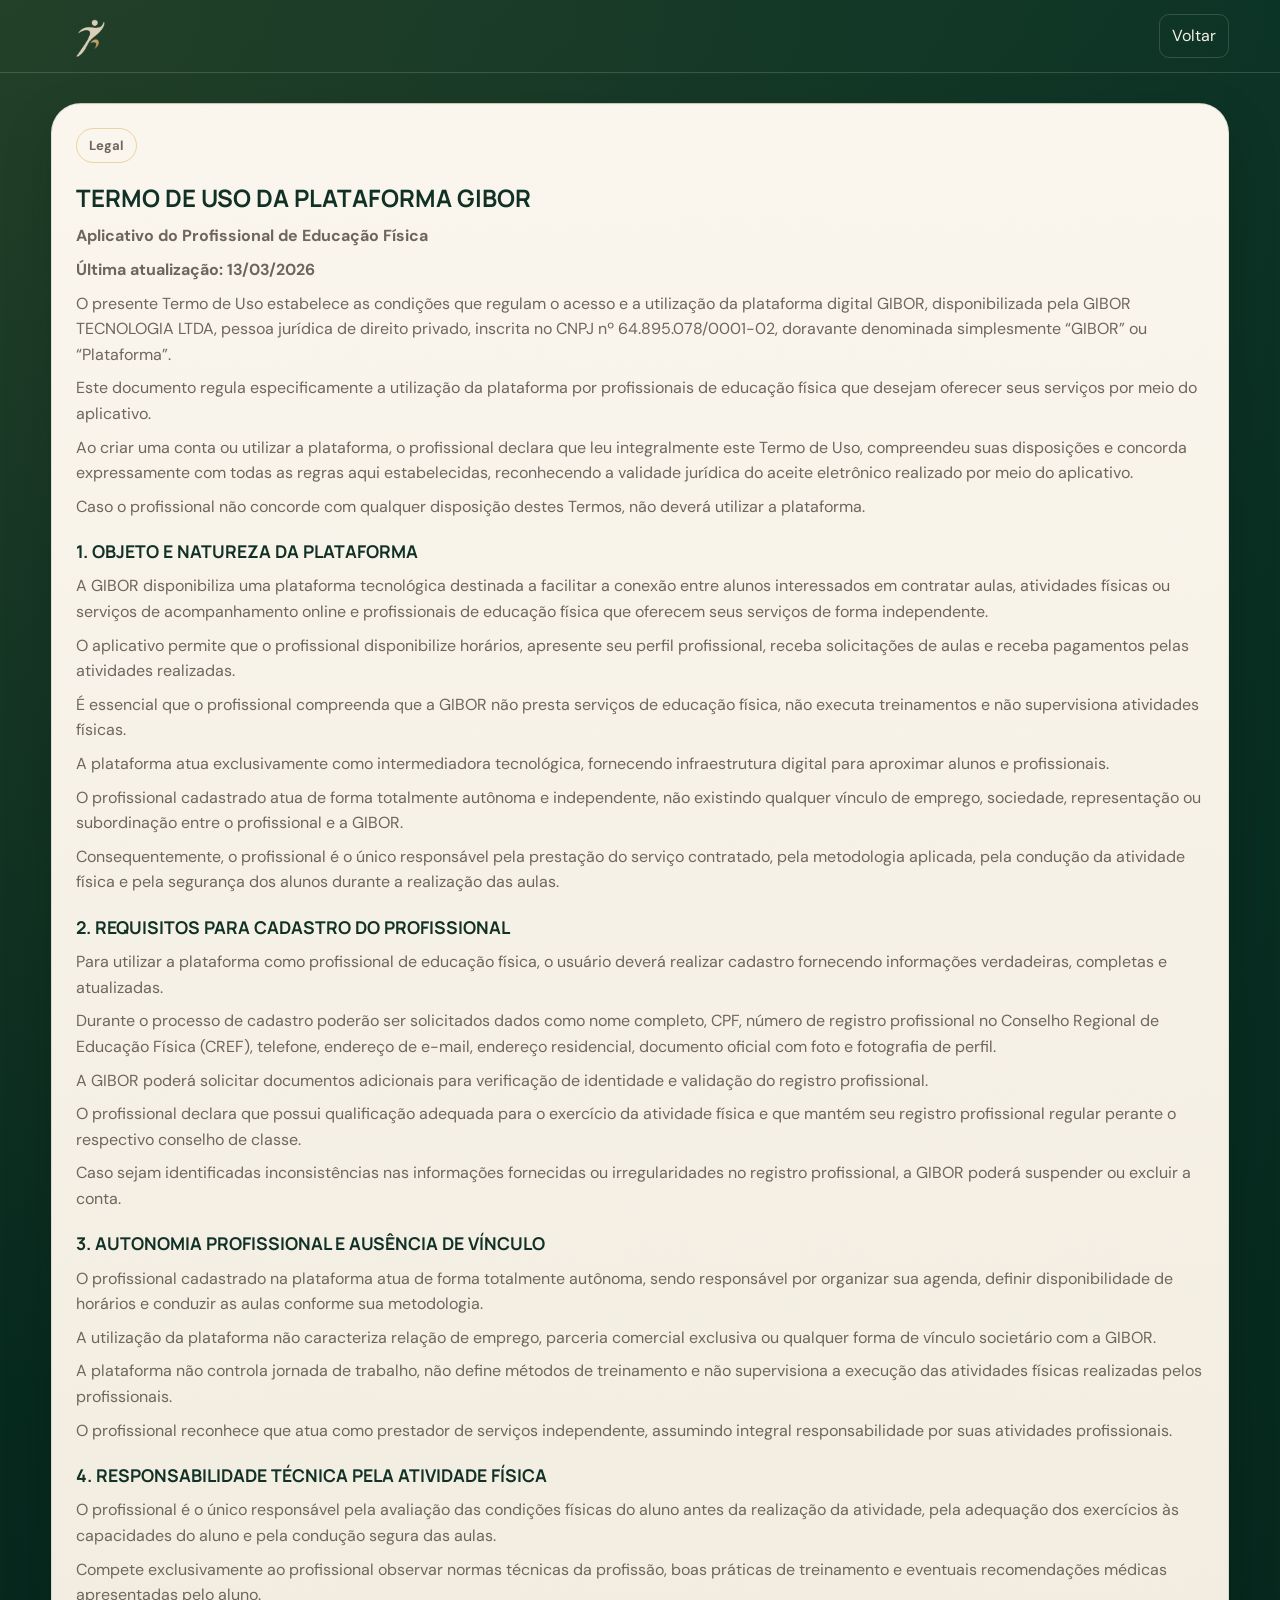
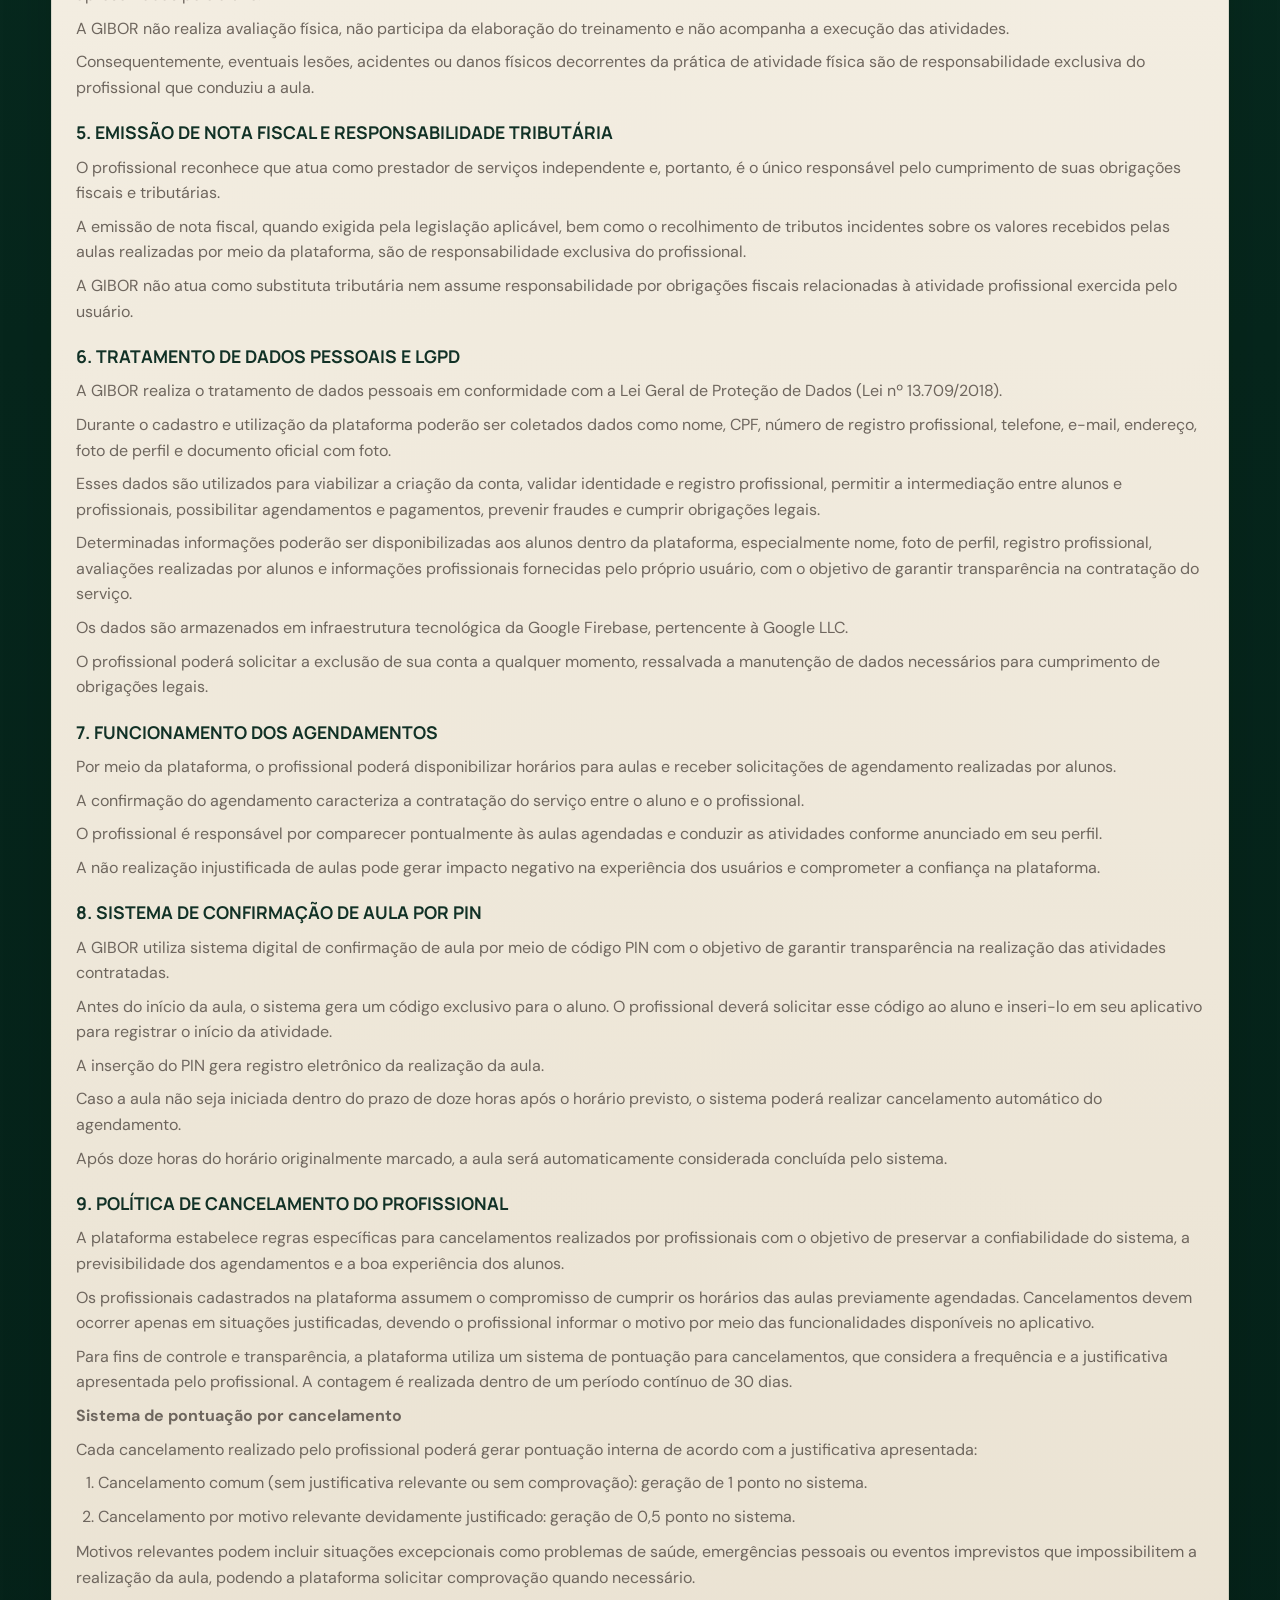
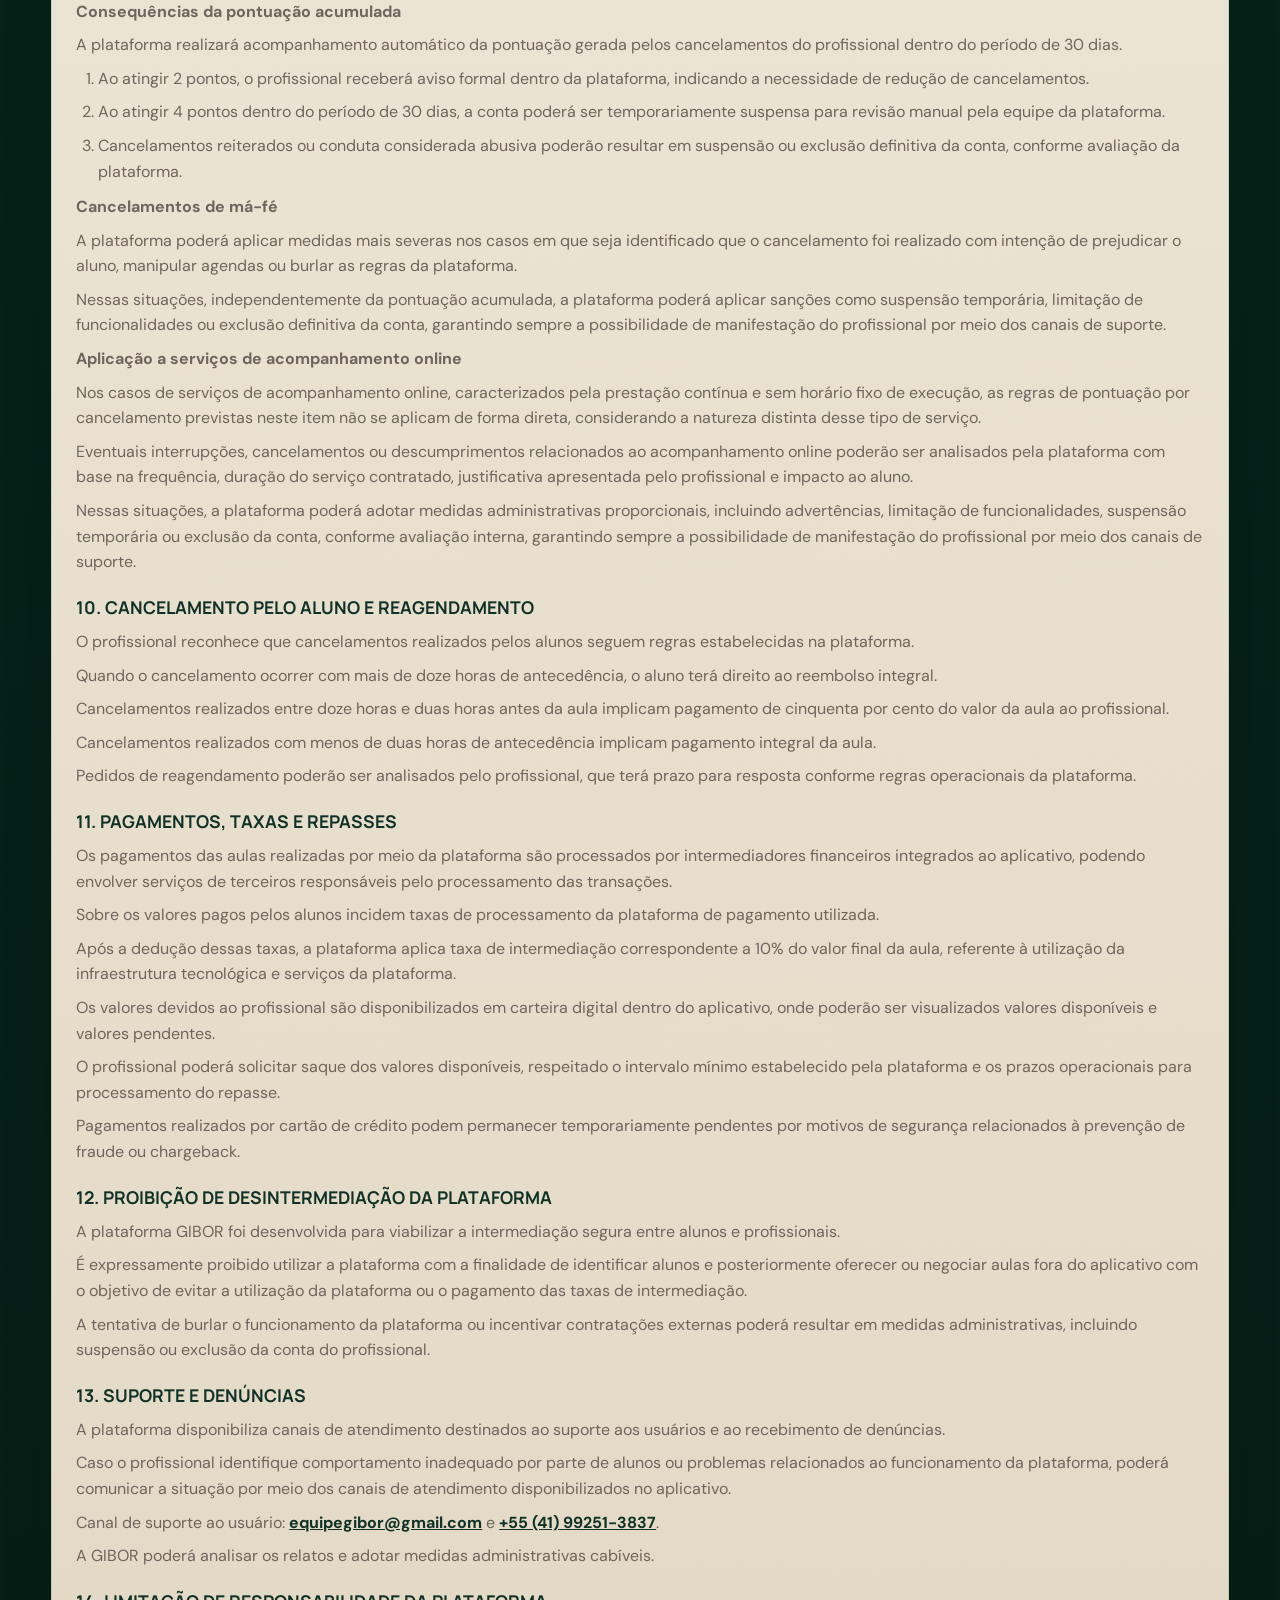
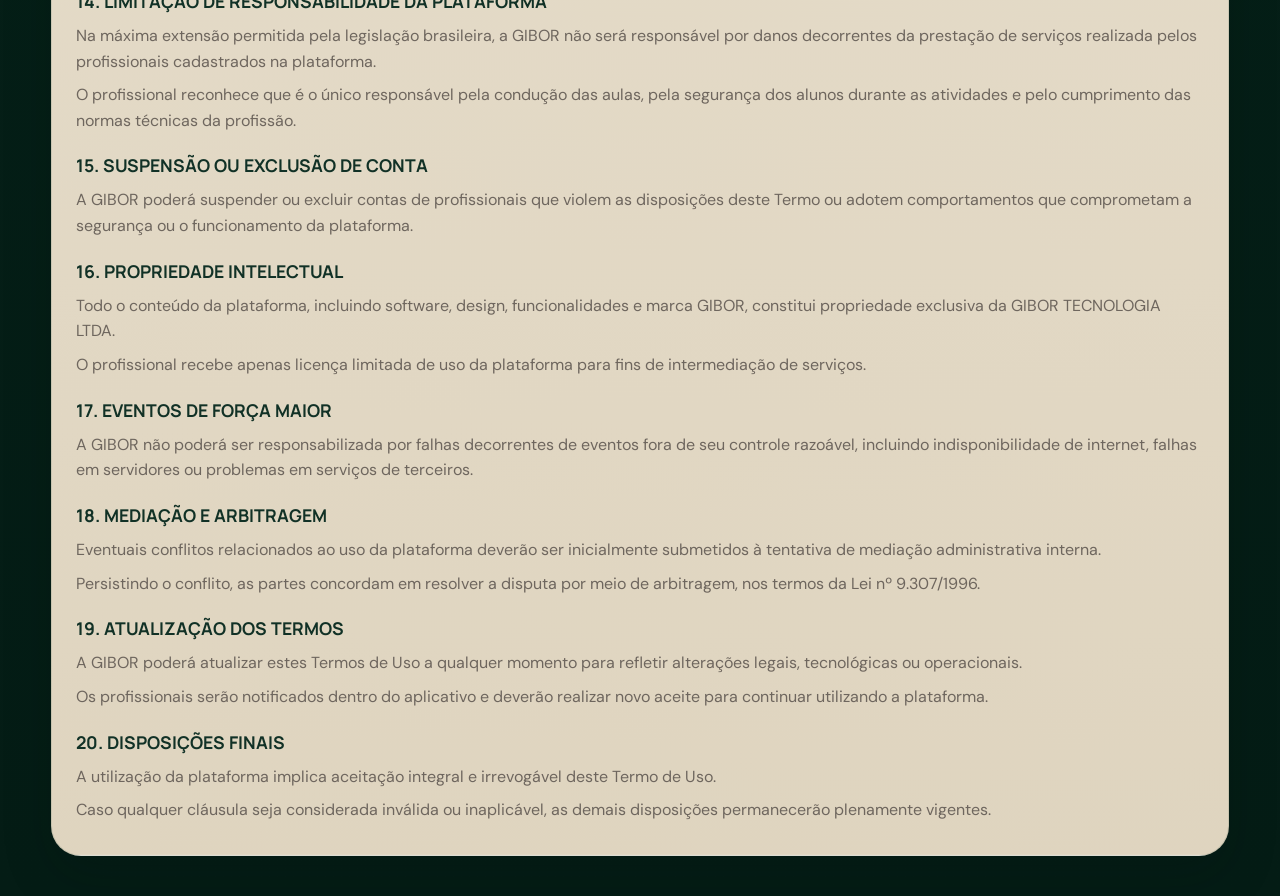
<file: terms-profissional.html>
<!DOCTYPE html>
<html lang="pt-BR">
<head>
  <meta charset="UTF-8">
  <meta name="viewport" content="width=device-width, initial-scale=1.0">
  <title>Gibor | Termo de Uso do Profissional</title>
  <link rel="preconnect" href="https://fonts.googleapis.com">
  <link rel="preconnect" href="https://fonts.gstatic.com" crossorigin>
  <link href="https://fonts.googleapis.com/css2?family=Manrope:wght@600;700;800&family=DM+Sans:wght@400;500;700&display=swap" rel="stylesheet">
  <link rel="stylesheet" href="styles.css">
</head>
<body class="legal-page">
  <header class="legal-header">
    <div class="container header">
      <a class="logo" href="index.html#inicio" aria-label="Voltar para o início">
        <img id="logo-img" class="logo-image" src="assets/logo-gibor.png" alt="Gibor" decoding="async">
        <span id="logo-text" class="logo-text" hidden>GIBOR</span>
      </a>
      <a class="legal-back" href="index.html#inicio">Voltar</a>
    </div>
  </header>

  <main class="container legal-main">
    <article class="legal-card">
      <p class="tag">Legal</p>
      <h1>TERMO DE USO DA PLATAFORMA GIBOR</h1>
      <p><strong>Aplicativo do Profissional de Educação Física</strong></p>
      <p class="legal-date">Última atualização: 13/03/2026</p>
      <p>O presente Termo de Uso estabelece as condições que regulam o acesso e a utilização da plataforma digital GIBOR, disponibilizada pela GIBOR TECNOLOGIA LTDA, pessoa jurídica de direito privado, inscrita no CNPJ nº 64.895.078/0001-02, doravante denominada simplesmente “GIBOR” ou “Plataforma”.</p>
      <p>Este documento regula especificamente a utilização da plataforma por profissionais de educação física que desejam oferecer seus serviços por meio do aplicativo.</p>
      <p>Ao criar uma conta ou utilizar a plataforma, o profissional declara que leu integralmente este Termo de Uso, compreendeu suas disposições e concorda expressamente com todas as regras aqui estabelecidas, reconhecendo a validade jurídica do aceite eletrônico realizado por meio do aplicativo.</p>
      <p>Caso o profissional não concorde com qualquer disposição destes Termos, não deverá utilizar a plataforma.</p>

      <h2>1. OBJETO E NATUREZA DA PLATAFORMA</h2>
      <p>A GIBOR disponibiliza uma plataforma tecnológica destinada a facilitar a conexão entre alunos interessados em contratar aulas, atividades físicas ou serviços de acompanhamento online e profissionais de educação física que oferecem seus serviços de forma independente.</p>
      <p>O aplicativo permite que o profissional disponibilize horários, apresente seu perfil profissional, receba solicitações de aulas e receba pagamentos pelas atividades realizadas.</p>
      <p>É essencial que o profissional compreenda que a GIBOR não presta serviços de educação física, não executa treinamentos e não supervisiona atividades físicas.</p>
      <p>A plataforma atua exclusivamente como intermediadora tecnológica, fornecendo infraestrutura digital para aproximar alunos e profissionais.</p>
      <p>O profissional cadastrado atua de forma totalmente autônoma e independente, não existindo qualquer vínculo de emprego, sociedade, representação ou subordinação entre o profissional e a GIBOR.</p>
      <p>Consequentemente, o profissional é o único responsável pela prestação do serviço contratado, pela metodologia aplicada, pela condução da atividade física e pela segurança dos alunos durante a realização das aulas.</p>

      <h2>2. REQUISITOS PARA CADASTRO DO PROFISSIONAL</h2>
      <p>Para utilizar a plataforma como profissional de educação física, o usuário deverá realizar cadastro fornecendo informações verdadeiras, completas e atualizadas.</p>
      <p>Durante o processo de cadastro poderão ser solicitados dados como nome completo, CPF, número de registro profissional no Conselho Regional de Educação Física (CREF), telefone, endereço de e-mail, endereço residencial, documento oficial com foto e fotografia de perfil.</p>
      <p>A GIBOR poderá solicitar documentos adicionais para verificação de identidade e validação do registro profissional.</p>
      <p>O profissional declara que possui qualificação adequada para o exercício da atividade física e que mantém seu registro profissional regular perante o respectivo conselho de classe.</p>
      <p>Caso sejam identificadas inconsistências nas informações fornecidas ou irregularidades no registro profissional, a GIBOR poderá suspender ou excluir a conta.</p>

      <h2>3. AUTONOMIA PROFISSIONAL E AUSÊNCIA DE VÍNCULO</h2>
      <p>O profissional cadastrado na plataforma atua de forma totalmente autônoma, sendo responsável por organizar sua agenda, definir disponibilidade de horários e conduzir as aulas conforme sua metodologia.</p>
      <p>A utilização da plataforma não caracteriza relação de emprego, parceria comercial exclusiva ou qualquer forma de vínculo societário com a GIBOR.</p>
      <p>A plataforma não controla jornada de trabalho, não define métodos de treinamento e não supervisiona a execução das atividades físicas realizadas pelos profissionais.</p>
      <p>O profissional reconhece que atua como prestador de serviços independente, assumindo integral responsabilidade por suas atividades profissionais.</p>

      <h2>4. RESPONSABILIDADE TÉCNICA PELA ATIVIDADE FÍSICA</h2>
      <p>O profissional é o único responsável pela avaliação das condições físicas do aluno antes da realização da atividade, pela adequação dos exercícios às capacidades do aluno e pela condução segura das aulas.</p>
      <p>Compete exclusivamente ao profissional observar normas técnicas da profissão, boas práticas de treinamento e eventuais recomendações médicas apresentadas pelo aluno.</p>
      <p>A GIBOR não realiza avaliação física, não participa da elaboração do treinamento e não acompanha a execução das atividades.</p>
      <p>Consequentemente, eventuais lesões, acidentes ou danos físicos decorrentes da prática de atividade física são de responsabilidade exclusiva do profissional que conduziu a aula.</p>

      <h2>5. EMISSÃO DE NOTA FISCAL E RESPONSABILIDADE TRIBUTÁRIA</h2>
      <p>O profissional reconhece que atua como prestador de serviços independente e, portanto, é o único responsável pelo cumprimento de suas obrigações fiscais e tributárias.</p>
      <p>A emissão de nota fiscal, quando exigida pela legislação aplicável, bem como o recolhimento de tributos incidentes sobre os valores recebidos pelas aulas realizadas por meio da plataforma, são de responsabilidade exclusiva do profissional.</p>
      <p>A GIBOR não atua como substituta tributária nem assume responsabilidade por obrigações fiscais relacionadas à atividade profissional exercida pelo usuário.</p>

      <h2>6. TRATAMENTO DE DADOS PESSOAIS E LGPD</h2>
      <p>A GIBOR realiza o tratamento de dados pessoais em conformidade com a Lei Geral de Proteção de Dados (Lei nº 13.709/2018).</p>
      <p>Durante o cadastro e utilização da plataforma poderão ser coletados dados como nome, CPF, número de registro profissional, telefone, e-mail, endereço, foto de perfil e documento oficial com foto.</p>
      <p>Esses dados são utilizados para viabilizar a criação da conta, validar identidade e registro profissional, permitir a intermediação entre alunos e profissionais, possibilitar agendamentos e pagamentos, prevenir fraudes e cumprir obrigações legais.</p>
      <p>Determinadas informações poderão ser disponibilizadas aos alunos dentro da plataforma, especialmente nome, foto de perfil, registro profissional, avaliações realizadas por alunos e informações profissionais fornecidas pelo próprio usuário, com o objetivo de garantir transparência na contratação do serviço.</p>
      <p>Os dados são armazenados em infraestrutura tecnológica da Google Firebase, pertencente à Google LLC.</p>
      <p>O profissional poderá solicitar a exclusão de sua conta a qualquer momento, ressalvada a manutenção de dados necessários para cumprimento de obrigações legais.</p>

      <h2>7. FUNCIONAMENTO DOS AGENDAMENTOS</h2>
      <p>Por meio da plataforma, o profissional poderá disponibilizar horários para aulas e receber solicitações de agendamento realizadas por alunos.</p>
      <p>A confirmação do agendamento caracteriza a contratação do serviço entre o aluno e o profissional.</p>
      <p>O profissional é responsável por comparecer pontualmente às aulas agendadas e conduzir as atividades conforme anunciado em seu perfil.</p>
      <p>A não realização injustificada de aulas pode gerar impacto negativo na experiência dos usuários e comprometer a confiança na plataforma.</p>

      <h2>8. SISTEMA DE CONFIRMAÇÃO DE AULA POR PIN</h2>
      <p>A GIBOR utiliza sistema digital de confirmação de aula por meio de código PIN com o objetivo de garantir transparência na realização das atividades contratadas.</p>
      <p>Antes do início da aula, o sistema gera um código exclusivo para o aluno. O profissional deverá solicitar esse código ao aluno e inseri-lo em seu aplicativo para registrar o início da atividade.</p>
      <p>A inserção do PIN gera registro eletrônico da realização da aula.</p>
      <p>Caso a aula não seja iniciada dentro do prazo de doze horas após o horário previsto, o sistema poderá realizar cancelamento automático do agendamento.</p>
      <p>Após doze horas do horário originalmente marcado, a aula será automaticamente considerada concluída pelo sistema.</p>

      <h2>9. POLÍTICA DE CANCELAMENTO DO PROFISSIONAL</h2>
      <p>A plataforma estabelece regras específicas para cancelamentos realizados por profissionais com o objetivo de preservar a confiabilidade do sistema, a previsibilidade dos agendamentos e a boa experiência dos alunos.</p>
      <p>Os profissionais cadastrados na plataforma assumem o compromisso de cumprir os horários das aulas previamente agendadas. Cancelamentos devem ocorrer apenas em situações justificadas, devendo o profissional informar o motivo por meio das funcionalidades disponíveis no aplicativo.</p>
      <p>Para fins de controle e transparência, a plataforma utiliza um sistema de pontuação para cancelamentos, que considera a frequência e a justificativa apresentada pelo profissional. A contagem é realizada dentro de um período contínuo de 30 dias.</p>
      <p><strong>Sistema de pontuação por cancelamento</strong></p>
      <p>Cada cancelamento realizado pelo profissional poderá gerar pontuação interna de acordo com a justificativa apresentada:</p>
      <ol>
        <li>Cancelamento comum (sem justificativa relevante ou sem comprovação): geração de 1 ponto no sistema.</li>
        <li>Cancelamento por motivo relevante devidamente justificado: geração de 0,5 ponto no sistema.</li>
      </ol>
      <p>Motivos relevantes podem incluir situações excepcionais como problemas de saúde, emergências pessoais ou eventos imprevistos que impossibilitem a realização da aula, podendo a plataforma solicitar comprovação quando necessário.</p>
      <p><strong>Consequências da pontuação acumulada</strong></p>
      <p>A plataforma realizará acompanhamento automático da pontuação gerada pelos cancelamentos do profissional dentro do período de 30 dias.</p>
      <ol>
        <li>Ao atingir 2 pontos, o profissional receberá aviso formal dentro da plataforma, indicando a necessidade de redução de cancelamentos.</li>
        <li>Ao atingir 4 pontos dentro do período de 30 dias, a conta poderá ser temporariamente suspensa para revisão manual pela equipe da plataforma.</li>
        <li>Cancelamentos reiterados ou conduta considerada abusiva poderão resultar em suspensão ou exclusão definitiva da conta, conforme avaliação da plataforma.</li>
      </ol>
      <p><strong>Cancelamentos de má-fé</strong></p>
      <p>A plataforma poderá aplicar medidas mais severas nos casos em que seja identificado que o cancelamento foi realizado com intenção de prejudicar o aluno, manipular agendas ou burlar as regras da plataforma.</p>
      <p>Nessas situações, independentemente da pontuação acumulada, a plataforma poderá aplicar sanções como suspensão temporária, limitação de funcionalidades ou exclusão definitiva da conta, garantindo sempre a possibilidade de manifestação do profissional por meio dos canais de suporte.</p>
      <p><strong>Aplicação a serviços de acompanhamento online</strong></p>
      <p>Nos casos de serviços de acompanhamento online, caracterizados pela prestação contínua e sem horário fixo de execução, as regras de pontuação por cancelamento previstas neste item não se aplicam de forma direta, considerando a natureza distinta desse tipo de serviço.</p>
      <p>Eventuais interrupções, cancelamentos ou descumprimentos relacionados ao acompanhamento online poderão ser analisados pela plataforma com base na frequência, duração do serviço contratado, justificativa apresentada pelo profissional e impacto ao aluno.</p>
      <p>Nessas situações, a plataforma poderá adotar medidas administrativas proporcionais, incluindo advertências, limitação de funcionalidades, suspensão temporária ou exclusão da conta, conforme avaliação interna, garantindo sempre a possibilidade de manifestação do profissional por meio dos canais de suporte.</p>

      <h2>10. CANCELAMENTO PELO ALUNO E REAGENDAMENTO</h2>
      <p>O profissional reconhece que cancelamentos realizados pelos alunos seguem regras estabelecidas na plataforma.</p>
      <p>Quando o cancelamento ocorrer com mais de doze horas de antecedência, o aluno terá direito ao reembolso integral.</p>
      <p>Cancelamentos realizados entre doze horas e duas horas antes da aula implicam pagamento de cinquenta por cento do valor da aula ao profissional.</p>
      <p>Cancelamentos realizados com menos de duas horas de antecedência implicam pagamento integral da aula.</p>
      <p>Pedidos de reagendamento poderão ser analisados pelo profissional, que terá prazo para resposta conforme regras operacionais da plataforma.</p>

      <h2>11. PAGAMENTOS, TAXAS E REPASSES</h2>
      <p>Os pagamentos das aulas realizadas por meio da plataforma são processados por intermediadores financeiros integrados ao aplicativo, podendo envolver serviços de terceiros responsáveis pelo processamento das transações.</p>
      <p>Sobre os valores pagos pelos alunos incidem taxas de processamento da plataforma de pagamento utilizada.</p>
      <p>Após a dedução dessas taxas, a plataforma aplica taxa de intermediação correspondente a 10% do valor final da aula, referente à utilização da infraestrutura tecnológica e serviços da plataforma.</p>
      <p>Os valores devidos ao profissional são disponibilizados em carteira digital dentro do aplicativo, onde poderão ser visualizados valores disponíveis e valores pendentes.</p>
      <p>O profissional poderá solicitar saque dos valores disponíveis, respeitado o intervalo mínimo estabelecido pela plataforma e os prazos operacionais para processamento do repasse.</p>
      <p>Pagamentos realizados por cartão de crédito podem permanecer temporariamente pendentes por motivos de segurança relacionados à prevenção de fraude ou chargeback.</p>

      <h2>12. PROIBIÇÃO DE DESINTERMEDIAÇÃO DA PLATAFORMA</h2>
      <p>A plataforma GIBOR foi desenvolvida para viabilizar a intermediação segura entre alunos e profissionais.</p>
      <p>É expressamente proibido utilizar a plataforma com a finalidade de identificar alunos e posteriormente oferecer ou negociar aulas fora do aplicativo com o objetivo de evitar a utilização da plataforma ou o pagamento das taxas de intermediação.</p>
      <p>A tentativa de burlar o funcionamento da plataforma ou incentivar contratações externas poderá resultar em medidas administrativas, incluindo suspensão ou exclusão da conta do profissional.</p>

      <h2>13. SUPORTE E DENÚNCIAS</h2>
      <p>A plataforma disponibiliza canais de atendimento destinados ao suporte aos usuários e ao recebimento de denúncias.</p>
      <p>Caso o profissional identifique comportamento inadequado por parte de alunos ou problemas relacionados ao funcionamento da plataforma, poderá comunicar a situação por meio dos canais de atendimento disponibilizados no aplicativo.</p>
      <p>Canal de suporte ao usuário: <a href="mailto:equipegibor@gmail.com">equipegibor@gmail.com</a> e <a href="tel:+5541992513837">+55 (41) 99251-3837</a>.</p>
      <p>A GIBOR poderá analisar os relatos e adotar medidas administrativas cabíveis.</p>

      <h2>14. LIMITAÇÃO DE RESPONSABILIDADE DA PLATAFORMA</h2>
      <p>Na máxima extensão permitida pela legislação brasileira, a GIBOR não será responsável por danos decorrentes da prestação de serviços realizada pelos profissionais cadastrados na plataforma.</p>
      <p>O profissional reconhece que é o único responsável pela condução das aulas, pela segurança dos alunos durante as atividades e pelo cumprimento das normas técnicas da profissão.</p>

      <h2>15. SUSPENSÃO OU EXCLUSÃO DE CONTA</h2>
      <p>A GIBOR poderá suspender ou excluir contas de profissionais que violem as disposições deste Termo ou adotem comportamentos que comprometam a segurança ou o funcionamento da plataforma.</p>

      <h2>16. PROPRIEDADE INTELECTUAL</h2>
      <p>Todo o conteúdo da plataforma, incluindo software, design, funcionalidades e marca GIBOR, constitui propriedade exclusiva da GIBOR TECNOLOGIA LTDA.</p>
      <p>O profissional recebe apenas licença limitada de uso da plataforma para fins de intermediação de serviços.</p>

      <h2>17. EVENTOS DE FORÇA MAIOR</h2>
      <p>A GIBOR não poderá ser responsabilizada por falhas decorrentes de eventos fora de seu controle razoável, incluindo indisponibilidade de internet, falhas em servidores ou problemas em serviços de terceiros.</p>

      <h2>18. MEDIAÇÃO E ARBITRAGEM</h2>
      <p>Eventuais conflitos relacionados ao uso da plataforma deverão ser inicialmente submetidos à tentativa de mediação administrativa interna.</p>
      <p>Persistindo o conflito, as partes concordam em resolver a disputa por meio de arbitragem, nos termos da Lei nº 9.307/1996.</p>

      <h2>19. ATUALIZAÇÃO DOS TERMOS</h2>
      <p>A GIBOR poderá atualizar estes Termos de Uso a qualquer momento para refletir alterações legais, tecnológicas ou operacionais.</p>
      <p>Os profissionais serão notificados dentro do aplicativo e deverão realizar novo aceite para continuar utilizando a plataforma.</p>

      <h2>20. DISPOSIÇÕES FINAIS</h2>
      <p>A utilização da plataforma implica aceitação integral e irrevogável deste Termo de Uso.</p>
      <p>Caso qualquer cláusula seja considerada inválida ou inaplicável, as demais disposições permanecerão plenamente vigentes.</p>
    </article>
  </main>

  <script src="script.js"></script>
</body>
</html>
</file>
<file: styles.css>
:root {
  --green-950: #041c15;
  --green-900: #082d21;
  --green-850: #0c3c2c;
  --green-800: #12513a;
  --offwhite: #f7f0e4;
  --offwhite-strong: #fffaf2;
  --sand: #e8dcc7;
  --gold-500: #d8a03a;
  --gold-400: #efbf69;
  --ink: #113126;
  --muted: #6e665e;
  --line-dark: rgba(247, 240, 228, 0.16);
  --line-light: rgba(8, 45, 33, 0.11);
  --shadow-soft: 0 20px 50px rgba(3, 18, 13, 0.17);
  --shadow-card: 0 16px 34px rgba(6, 25, 18, 0.12);
  --radius-xl: 30px;
  --radius-lg: 24px;
  --radius-md: 18px;
  --radius-sm: 14px;
}

* {
  box-sizing: border-box;
}

html,
body {
  margin: 0;
  padding: 0;
}

html {
  scroll-behavior: smooth;
}

body {
  font-family: "DM Sans", "Segoe UI", sans-serif;
  line-height: 1.6;
  color: var(--offwhite);
  background:
    radial-gradient(circle at top left, rgba(216, 160, 58, 0.15), transparent 24%),
    radial-gradient(circle at 85% 12%, rgba(255, 255, 255, 0.08), transparent 18%),
    linear-gradient(180deg, #0a3326 0%, #06261c 32%, #041c15 100%);
}

.container {
  width: min(1180px, 92%);
  margin: 0 auto;
}

.header-wrap {
  position: sticky;
  top: 0;
  z-index: 30;
  border-bottom: 1px solid var(--line-dark);
  backdrop-filter: blur(16px);
  background: rgba(4, 28, 21, 0.7);
}

.header {
  min-height: 80px;
  display: flex;
  align-items: center;
  justify-content: space-between;
  gap: 18px;
}

.logo {
  text-decoration: none;
  color: var(--offwhite);
  display: inline-flex;
  align-items: center;
}

.logo-image {
  height: 48px;
  width: auto;
  display: block;
}

.logo-text {
  font-family: "Manrope", sans-serif;
  font-weight: 800;
  letter-spacing: 0.14em;
}

.menu {
  display: flex;
  align-items: center;
  gap: 22px;
}

.menu a {
  color: rgba(247, 240, 228, 0.92);
  text-decoration: none;
  border-bottom: 2px solid transparent;
  padding-bottom: 4px;
  font-size: 0.94rem;
}

.menu a:hover,
.menu a:focus-visible {
  border-bottom-color: var(--gold-500);
  outline: none;
}

.menu-btn {
  display: none;
  border: 1px solid var(--line-dark);
  background: rgba(255, 255, 255, 0.03);
  color: var(--offwhite);
  border-radius: 12px;
  padding: 8px 12px;
  font-family: inherit;
  font-weight: 700;
  cursor: pointer;
}

.hero-shell {
  position: relative;
  overflow: hidden;
}

.hero-shell::before,
.hero-shell::after {
  content: "";
  position: absolute;
  border-radius: 999px;
  pointer-events: none;
}

.hero-shell::before {
  width: 360px;
  height: 360px;
  right: -120px;
  top: 40px;
  background: radial-gradient(circle, rgba(216, 160, 58, 0.18) 0%, transparent 65%);
}

.hero-shell::after {
  width: 300px;
  height: 300px;
  left: -90px;
  bottom: 40px;
  background: radial-gradient(circle, rgba(255, 255, 255, 0.08) 0%, transparent 68%);
}

.hero {
  padding: 78px 0 34px;
  display: grid;
  grid-template-columns: 1.08fr 0.92fr;
  gap: 28px;
  align-items: start;
}

.hero-copy,
.hero-panel {
  position: relative;
  z-index: 1;
}

.hero h1 {
  margin: 16px 0 14px;
  font-family: "Manrope", sans-serif;
  font-size: clamp(2.4rem, 5vw, 4.7rem);
  line-height: 0.98;
  letter-spacing: -0.04em;
  max-width: 11ch;
}

.hero-text {
  margin: 0;
  max-width: 61ch;
  font-size: 1.08rem;
  color: rgba(247, 240, 228, 0.9);
}

.hero-actions {
  display: flex;
  gap: 12px;
  flex-wrap: wrap;
  margin-top: 28px;
}

.hero-points {
  display: grid;
  gap: 10px;
  margin-top: 30px;
}

.hero-points span {
  display: inline-flex;
  align-items: center;
  gap: 10px;
  width: fit-content;
  max-width: 100%;
  padding: 10px 14px;
  border-radius: 999px;
  border: 1px solid var(--line-dark);
  background: rgba(255, 255, 255, 0.04);
  color: rgba(247, 240, 228, 0.92);
}

.hero-points span::before {
  content: "";
  width: 8px;
  height: 8px;
  border-radius: 999px;
  background: var(--gold-500);
  flex: 0 0 8px;
}

.hero-panel {
  display: grid;
  gap: 16px;
}

.hero-panel-card,
.stat-card,
.feature-card,
.audience-card,
.founder-card,
.instagram-card,
.entry-card,
.hero-panel-card,
.legal-card {
  border-radius: var(--radius-xl);
  box-shadow: var(--shadow-soft);
}

.hero-panel-card {
  padding: 28px;
  background:
    linear-gradient(180deg, rgba(255, 250, 242, 0.98), rgba(232, 220, 199, 0.96));
  color: var(--ink);
  border: 1px solid rgba(8, 45, 33, 0.1);
}

.hero-panel-card h2 {
  margin: 14px 0 10px;
  font-family: "Manrope", sans-serif;
  font-size: clamp(1.5rem, 2.4vw, 2rem);
  line-height: 1.08;
}

.hero-panel-card p:last-child {
  margin: 0;
  color: var(--muted);
}

.hero-stats {
  display: grid;
  grid-template-columns: repeat(3, minmax(0, 1fr));
  gap: 12px;
}

.stat-card {
  min-height: 158px;
  padding: 18px;
  border: 1px solid rgba(247, 240, 228, 0.12);
  background: rgba(255, 255, 255, 0.05);
}

.stat-card strong {
  display: block;
  margin-bottom: 10px;
  font-family: "Manrope", sans-serif;
  font-size: 1rem;
  color: var(--offwhite-strong);
}

.stat-card span {
  color: rgba(247, 240, 228, 0.77);
  font-size: 0.95rem;
}

.value-band {
  margin-top: 6px;
  margin-bottom: 6px;
  display: grid;
  grid-template-columns: repeat(3, minmax(0, 1fr));
  gap: 14px;
}

.value-band-item {
  padding: 18px 20px;
  border-radius: var(--radius-lg);
  border: 1px solid var(--line-dark);
  background: rgba(255, 255, 255, 0.04);
}

.value-band-number {
  margin: 0 0 12px;
  font-family: "Manrope", sans-serif;
  font-size: 0.82rem;
  letter-spacing: 0.24em;
  color: var(--gold-500);
}

.value-band-text {
  margin: 0;
  font-size: 1.04rem;
  color: rgba(247, 240, 228, 0.92);
}

.section {
  padding: 44px 0;
}

.section h2 {
  margin: 0;
  font-family: "Manrope", sans-serif;
  font-size: clamp(1.65rem, 2.6vw, 2.55rem);
  line-height: 1.08;
  max-width: 18ch;
}

.section-head {
  display: flex;
  justify-content: space-between;
  align-items: flex-end;
  gap: 22px;
  margin-bottom: 18px;
}

.section-intro {
  margin: 0;
  max-width: 46ch;
  color: rgba(247, 240, 228, 0.78);
}

.kicker,
.tag,
.badge,
.audience-tag,
.entry-tag,
.instagram-handle {
  display: inline-flex;
  align-items: center;
  border-radius: 999px;
  font-size: 0.82rem;
  font-weight: 700;
}

.kicker {
  border: 1px solid var(--line-dark);
  padding: 7px 13px;
  background: rgba(255, 255, 255, 0.04);
}

.tag {
  color: var(--gold-400);
  border: 1px solid rgba(216, 160, 58, 0.42);
  padding: 6px 12px;
  margin-bottom: 8px;
}

.badge {
  background: rgba(8, 45, 33, 0.08);
  color: var(--ink);
  border: 1px solid rgba(8, 45, 33, 0.09);
  padding: 7px 12px;
}

.badge--hero {
  background: rgba(8, 45, 33, 0.06);
}

.feature-grid,
.trust-grid {
  display: grid;
  gap: 14px;
}

.feature-grid {
  grid-template-columns: repeat(3, minmax(0, 1fr));
}

.feature-grid--intro {
  margin-top: 10px;
}

.feature-card,
.audience-card,
.founder-card,
.instagram-card {
  padding: 22px;
  border: 1px solid var(--line-light);
}

.feature-card {
  background: linear-gradient(180deg, rgba(255, 255, 255, 0.96), rgba(241, 233, 220, 0.96));
  color: var(--ink);
}

.feature-card--light {
  min-height: 220px;
}

.feature-card h3,
.step-card h3,
.trust-item h3,
.audience-card h3,
.founder-card h3,
.contact-box h3,
.entry-card h3 {
  margin: 0 0 10px;
  font-family: "Manrope", sans-serif;
  font-size: 1.08rem;
}

.feature-card p,
.audience-card p,
.founder-card p,
.instagram-text,
.legal-card p,
.legal-card li {
  margin: 0;
  color: var(--muted);
}

.split-grid {
  display: grid;
  grid-template-columns: repeat(2, minmax(0, 1fr));
  gap: 16px;
}

.audience-card {
  background: linear-gradient(180deg, rgba(255, 255, 255, 0.98), rgba(234, 224, 207, 0.94));
  color: var(--ink);
}

.audience-card--accent {
  background:
    radial-gradient(circle at top right, rgba(216, 160, 58, 0.18), transparent 34%),
    linear-gradient(180deg, rgba(255, 248, 236, 0.99), rgba(235, 223, 198, 0.98));
  border-color: rgba(8, 45, 33, 0.14);
}

.audience-card--accent h3,
.audience-card--accent .audience-tag {
  color: var(--ink);
}

.audience-card--accent .bullet-list--dark li {
  color: #4f473f;
}

.audience-tag {
  margin-bottom: 12px;
  padding: 7px 12px;
  border: 1px solid rgba(8, 45, 33, 0.12);
  color: var(--ink);
  background: rgba(255, 255, 255, 0.7);
}

.bullet-list {
  margin: 0;
  padding-left: 20px;
  display: grid;
  gap: 10px;
}

.bullet-list li {
  color: rgba(247, 240, 228, 0.93);
}

.bullet-list--dark li {
  color: var(--muted);
}

.steps-grid,
.trust-grid {
  grid-template-columns: repeat(4, minmax(0, 1fr));
}

.step-card,
.trust-item {
  border: 1px solid var(--line-dark);
  border-radius: var(--radius-lg);
  padding: 20px;
}

.step-card {
  background: rgba(255, 255, 255, 0.04);
}

.trust-item {
  background: rgba(255, 255, 255, 0.05);
}

.step-card span {
  display: inline-block;
  margin-bottom: 10px;
  color: var(--gold-500);
  font-family: "Manrope", sans-serif;
  font-weight: 800;
}

.step-card p,
.trust-item p {
  margin: 0;
  color: rgba(247, 240, 228, 0.84);
}

.legal-strip {
  margin-top: 14px;
  padding: 16px 18px;
  border-left: 3px solid var(--gold-500);
  border-radius: 0 var(--radius-sm) var(--radius-sm) 0;
  background: rgba(255, 255, 255, 0.04);
}

.legal-strip p {
  margin: 0;
  color: rgba(247, 240, 228, 0.86);
}

.founder-card {
  display: grid;
  gap: 14px;
  background:
    linear-gradient(135deg, rgba(255, 250, 242, 0.97), rgba(233, 216, 183, 0.96));
  color: var(--ink);
}

.founder-card--highlight {
  grid-template-columns: 1.2fr 1fr auto;
  align-items: center;
}

.instagram-card {
  display: flex;
  justify-content: space-between;
  align-items: center;
  gap: 18px;
  background: linear-gradient(180deg, rgba(255, 255, 255, 0.96), rgba(241, 233, 220, 0.96));
  color: var(--ink);
}

.instagram-handle {
  margin-bottom: 12px;
  padding: 8px 13px;
  border: 1px solid rgba(8, 45, 33, 0.12);
  color: var(--ink);
  background: rgba(216, 160, 58, 0.12);
}

.instagram-text {
  max-width: 56ch;
}

.faq-list {
  display: grid;
  gap: 10px;
}

.faq-list details {
  border: 1px solid var(--line-dark);
  border-radius: var(--radius-md);
  background: rgba(255, 255, 255, 0.04);
  overflow: hidden;
}

.faq-list summary {
  cursor: pointer;
  list-style: none;
  font-weight: 700;
  padding: 16px;
}

.faq-list summary::-webkit-details-marker {
  display: none;
}

.faq-list p {
  margin: 0;
  padding: 0 16px 16px;
  color: rgba(247, 240, 228, 0.88);
}

.faq-list a {
  color: var(--gold-400);
}

.cta {
  margin-top: 8px;
  margin-bottom: 30px;
  padding: 30px;
  border-radius: var(--radius-xl);
  border: 1px solid var(--line-dark);
  background:
    linear-gradient(180deg, rgba(9, 48, 35, 0.72), rgba(5, 28, 20, 0.86));
  display: grid;
  grid-template-columns: 1fr 1fr;
  gap: 24px;
}

.cta h2 {
  margin: 8px 0 10px;
}

.cta p {
  margin: 0;
  color: rgba(247, 240, 228, 0.88);
}

.contact-box {
  margin-top: 22px;
  padding: 16px;
  border-radius: var(--radius-md);
  border: 1px solid var(--line-dark);
  background: rgba(255, 255, 255, 0.05);
}

.contact-box p {
  margin: 0;
}

.contact-line {
  display: flex;
  align-items: center;
  gap: 10px;
}

.contact-icon {
  width: 18px;
  height: 18px;
  display: inline-block;
  flex: 0 0 18px;
  background-position: center;
  background-repeat: no-repeat;
  background-size: 18px 18px;
  opacity: 0.92;
}

.contact-icon--email {
  background-image: url("data:image/svg+xml,%3Csvg xmlns='http://www.w3.org/2000/svg' viewBox='0 0 24 24' fill='none' stroke='%23f7f0e4' stroke-width='1.8' stroke-linecap='round' stroke-linejoin='round'%3E%3Crect x='3' y='5' width='18' height='14' rx='2'/%3E%3Cpath d='m4 7 8 6 8-6'/%3E%3C/svg%3E");
}

.contact-icon--phone {
  background-image: url("data:image/svg+xml,%3Csvg xmlns='http://www.w3.org/2000/svg' viewBox='0 0 24 24' fill='none' stroke='%23f7f0e4' stroke-width='1.8' stroke-linecap='round' stroke-linejoin='round'%3E%3Cpath d='M22 16.92v3a2 2 0 0 1-2.18 2 19.8 19.8 0 0 1-8.63-3.07 19.5 19.5 0 0 1-6-6A19.8 19.8 0 0 1 2.12 4.18 2 2 0 0 1 4.11 2h3a2 2 0 0 1 2 1.72c.12.9.35 1.78.68 2.62a2 2 0 0 1-.45 2.11L8.07 9.93a16 16 0 0 0 6 6l1.48-1.27a2 2 0 0 1 2.11-.45c.84.33 1.72.56 2.62.68A2 2 0 0 1 22 16.92z'/%3E%3C/svg%3E");
}

.contact-icon--instagram {
  background-image: url("data:image/svg+xml,%3Csvg xmlns='http://www.w3.org/2000/svg' viewBox='0 0 24 24' fill='none' stroke='%23f7f0e4' stroke-width='1.8' stroke-linecap='round' stroke-linejoin='round'%3E%3Crect x='3' y='3' width='18' height='18' rx='5'/%3E%3Ccircle cx='12' cy='12' r='4'/%3E%3Cpath d='M17.5 6.5h.01'/%3E%3C/svg%3E");
}

.contact-box a,
.footer a {
  color: var(--offwhite);
}

.contact-actions {
  display: grid;
  align-content: start;
  gap: 18px;
}

.entry-card {
  border: 1px solid var(--line-dark);
  background: rgba(255, 255, 255, 0.05);
  padding: 24px;
  display: grid;
  gap: 14px;
  justify-items: center;
  text-align: center;
}

.entry-card p {
  margin: 0;
  color: rgba(247, 240, 228, 0.88);
}

.entry-tag {
  width: 100%;
  justify-content: center;
  padding: 14px 20px;
  border-radius: 16px;
  border: 2px solid rgba(216, 160, 58, 0.45);
  background: rgba(216, 160, 58, 0.1);
  color: var(--gold-400);
  font-size: 1.35rem;
  line-height: 1;
  font-weight: 800;
  letter-spacing: 0.02em;
  text-transform: uppercase;
}

.btn {
  display: inline-flex;
  align-items: center;
  justify-content: center;
  width: fit-content;
  text-decoration: none;
  border-radius: 14px;
  border: 1px solid transparent;
  padding: 12px 16px;
  font-weight: 700;
  font-family: inherit;
  cursor: pointer;
  transition: transform 0.2s ease, border-color 0.2s ease, background-color 0.2s ease, box-shadow 0.2s ease;
}

.btn:hover {
  transform: translateY(-1px);
}

.btn--primary {
  background: linear-gradient(180deg, #efbf69 0%, #d8a03a 100%);
  color: var(--green-950);
  box-shadow: 0 12px 24px rgba(216, 160, 58, 0.22);
}

.btn--ghost {
  background: transparent;
  color: var(--offwhite);
  border-color: var(--line-dark);
}

.btn--ghost:hover {
  border-color: rgba(216, 160, 58, 0.55);
  background: rgba(216, 160, 58, 0.08);
}

.btn--wide {
  width: 100%;
  max-width: 360px;
  text-align: center;
  padding: 15px 20px;
  font-size: 1.02rem;
}

.btn--instagram {
  color: var(--ink);
  border-color: rgba(8, 45, 33, 0.16);
}

.btn--instagram:hover {
  background: rgba(8, 45, 33, 0.05);
  border-color: rgba(8, 45, 33, 0.24);
}

.footer {
  padding: 16px 0 42px;
}

.footer-links {
  display: flex;
  flex-wrap: wrap;
  gap: 14px;
}

.footer-links a {
  text-decoration: none;
  display: inline-flex;
  align-items: center;
  padding: 8px 12px;
  border-radius: 999px;
  border: 1px solid var(--line-dark);
  background: rgba(255, 255, 255, 0.04);
  transition: border-color 0.2s ease, background-color 0.2s ease, transform 0.2s ease;
}

.footer-links a:hover,
.footer-links a:focus-visible {
  border-color: rgba(216, 160, 58, 0.65);
  background: rgba(216, 160, 58, 0.12);
  transform: translateY(-1px);
}

.footer p {
  margin: 10px 0 0;
  color: rgba(247, 240, 228, 0.78);
}

.copyright {
  color: rgba(247, 240, 228, 0.64);
  font-size: 0.92rem;
}

.reveal {
  opacity: 0;
  transform: translateY(14px);
}

.reveal.is-visible {
  opacity: 1;
  transform: translateY(0);
  transition: opacity 0.45s ease, transform 0.45s ease;
}

.toast {
  position: fixed;
  left: 50%;
  bottom: 20px;
  transform: translateX(-50%) translateY(8px);
  background: var(--offwhite);
  color: var(--green-950);
  border: 1px solid var(--line-light);
  border-radius: 12px;
  padding: 9px 14px;
  box-shadow: var(--shadow-card);
  opacity: 0;
  pointer-events: none;
  transition: opacity 0.2s ease, transform 0.2s ease;
}

.toast.is-visible {
  opacity: 1;
  transform: translateX(-50%) translateY(0);
}

input:focus-visible,
select:focus-visible,
textarea:focus-visible,
button:focus-visible,
a:focus-visible,
summary:focus-visible {
  outline: 2px solid var(--gold-500);
  outline-offset: 2px;
}

.legal-page {
  min-height: 100vh;
  background:
    radial-gradient(circle at top left, rgba(216, 160, 58, 0.12), transparent 24%),
    linear-gradient(180deg, #0a3326 0%, #06261c 34%, #041c15 100%);
}

.legal-header {
  border-bottom: 1px solid var(--line-dark);
}

.legal-header .header {
  min-height: 72px;
}

.legal-back {
  color: var(--offwhite);
  text-decoration: none;
  border: 1px solid var(--line-dark);
  border-radius: 10px;
  padding: 8px 12px;
}

.legal-main {
  padding: 30px 0 40px;
}

.legal-card {
  padding: 24px;
  background: linear-gradient(180deg, rgba(255, 250, 242, 0.98), rgba(232, 220, 199, 0.96));
  color: var(--ink);
  border: 1px solid var(--line-light);
}

.legal-card h1 {
  margin: 8px 0 6px;
  font-family: "Manrope", sans-serif;
  color: var(--ink);
}

.legal-card h2 {
  margin: 18px 0 8px;
  font-family: "Manrope", sans-serif;
  color: var(--ink);
  font-size: 1.1rem;
}

.legal-card p,
.legal-card li {
  margin: 0 0 8px;
}

.legal-card a {
  color: var(--ink);
  font-weight: 700;
}

.legal-card ul {
  margin: 0;
  padding-left: 20px;
}

.legal-card ol {
  margin: 0 0 10px;
  padding-left: 22px;
}

.legal-date {
  color: var(--muted);
  font-weight: 700;
}

@media (max-width: 1160px) {
  .hero {
    grid-template-columns: 1fr;
  }

  .hero h1 {
    max-width: 13ch;
  }

  .hero-stats,
  .feature-grid,
  .steps-grid,
  .trust-grid {
    grid-template-columns: repeat(2, minmax(0, 1fr));
  }

  .founder-card--highlight {
    grid-template-columns: 1fr;
  }
}

@media (max-width: 900px) {
  .value-band,
  .split-grid,
  .cta {
    grid-template-columns: 1fr;
  }

  .section-head,
  .instagram-card {
    flex-direction: column;
    align-items: flex-start;
  }
}

@media (max-width: 840px) {
  .logo-image {
    height: 40px;
  }

  .menu-btn {
    display: inline-block;
  }

  .menu {
    display: none;
    position: absolute;
    top: 72px;
    right: 4%;
    width: min(300px, 90vw);
    background: var(--green-950);
    border: 1px solid var(--line-dark);
    border-radius: 14px;
    padding: 12px;
    flex-direction: column;
    align-items: flex-start;
    gap: 10px;
  }

  .menu.is-open {
    display: flex;
  }

  .feature-grid,
  .steps-grid,
  .trust-grid,
  .hero-stats {
    grid-template-columns: 1fr;
  }

  .hero {
    padding-top: 56px;
  }

  .hero h1 {
    max-width: 100%;
  }

  .cta,
  .entry-card,
  .hero-panel-card,
  .feature-card,
  .audience-card,
  .founder-card,
  .instagram-card {
    border-radius: 22px;
  }
}

@media (max-width: 560px) {
  .container {
    width: min(1180px, calc(100% - 28px));
  }

  .hero {
    padding-top: 44px;
  }

  .hero-text,
  .section-intro,
  .value-band-text,
  .faq-list p,
  .entry-card p {
    font-size: 0.98rem;
  }

  .hero-actions,
  .hero-points {
    gap: 10px;
  }

  .hero-points span,
  .btn,
  .entry-tag {
    width: 100%;
  }

  .cta,
  .hero-panel-card,
  .feature-card,
  .audience-card,
  .founder-card,
  .instagram-card,
  .entry-card,
  .legal-card {
    padding: 20px;
  }
}

@media (prefers-reduced-motion: reduce) {
  html {
    scroll-behavior: auto;
  }

  *,
  *::before,
  *::after {
    animation-duration: 0.01ms !important;
    animation-iteration-count: 1 !important;
    transition-duration: 0.01ms !important;
  }

  .reveal,
  .reveal.is-visible {
    opacity: 1;
    transform: none;
  }
}
</file>
